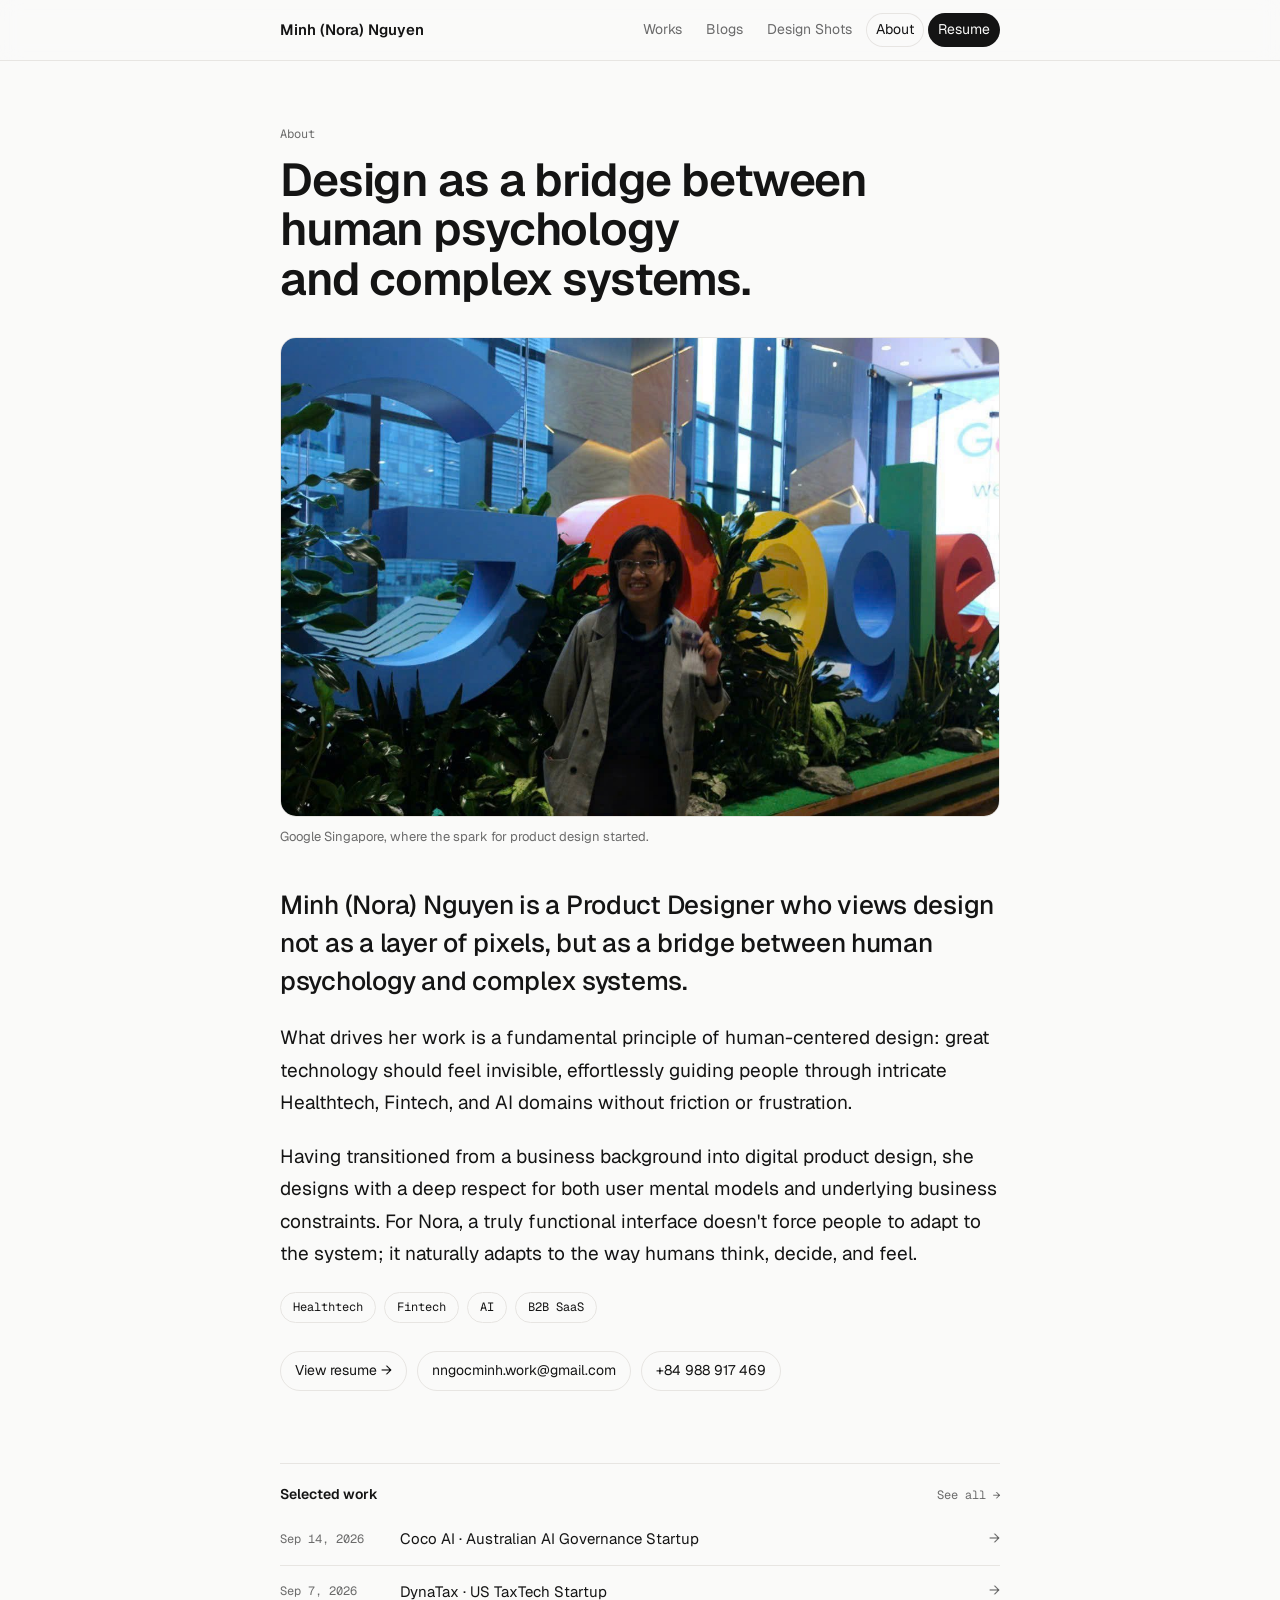
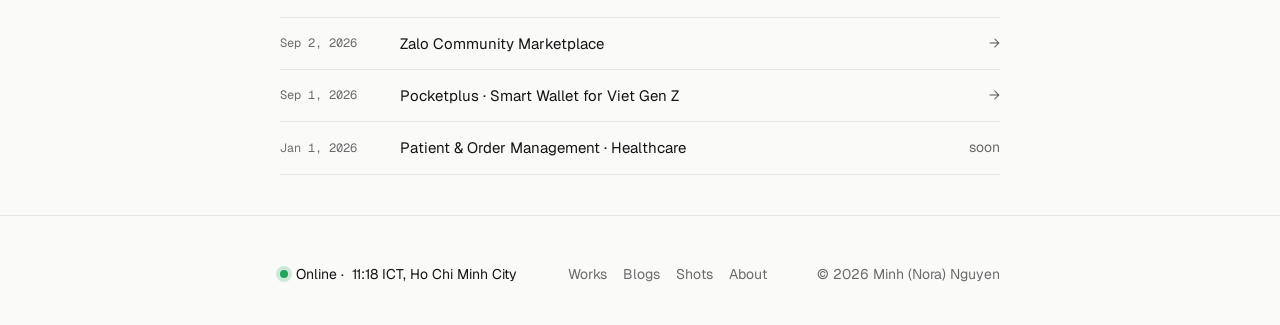
<file: about/index.html>
<!DOCTYPE html>
<html lang="en">
<head>
<meta charset="utf-8">
<meta name="viewport" content="width=device-width, initial-scale=1">
<title>About · Minh (Nora) Nguyen</title>
<link rel="icon" type="image/webp" href="https://framerusercontent.com/images/r7KOQmPMssjx5nrZ70GzcocD2E8.webp?width=64&amp;height=64">
<link rel="apple-touch-icon" href="https://framerusercontent.com/images/r7KOQmPMssjx5nrZ70GzcocD2E8.webp?width=180&amp;height=180">
<meta name="description" content="About Minh (Nora) Nguyen, a Product Designer working across Healthtech, Fintech and AI.">
<link rel="preconnect" href="https://fonts.googleapis.com">
<link rel="preconnect" href="https://fonts.gstatic.com" crossorigin>
<link href="https://fonts.googleapis.com/css2?family=Geist:wght@400;500;600;700&family=Geist+Mono:wght@400;500&display=swap" rel="stylesheet">
<link rel="stylesheet" href="/assets/site.css">
</head>
<body>

<nav class="nav" aria-label="Main">
  <div class="col">
    <a class="brand" href="/">Minh (Nora) Nguyen</a>
    <button class="burger" type="button" aria-expanded="false" aria-controls="site-links" aria-label="Open menu"><span></span><span></span></button>
    <div class="links" id="site-links">
      <a href="/">Works</a>
      <a href="/blog/">Blogs</a>
      <a class="hide-sm" href="/shots/">Design Shots</a>
      <a href="/about/" aria-current="page">About</a>
      <a class="cta" href="/resume/">Resume</a>
    </div>
  </div>
</nav>

<main class="col">
  <header class="page-head">
    <p class="eyebrow">About</p>
    <h1>Design as a bridge between human psychology and complex systems.</h1>
  </header>
  <figure class="about-photo">
    <img src="/about/nora-google-singapore.jpg" width="1280" height="853" alt="Nora smiling in front of the colorful Google letters at the Google office in Singapore">
    <figcaption>Google Singapore, where the spark for product design started.</figcaption>
  </figure>
  <div class="about-body">
    <p class="lead">Minh (Nora) Nguyen is a Product Designer who views design not as a layer of pixels, but as a bridge between human psychology and complex systems.</p>
    <p>What drives her work is a fundamental principle of human-centered design: great technology should feel invisible, effortlessly guiding people through intricate Healthtech, Fintech, and AI domains without friction or frustration.</p>
    <p>Having transitioned from a business background into digital product design, she designs with a deep respect for both user mental models and underlying business constraints. For Nora, a truly functional interface doesn't force people to adapt to the system; it naturally adapts to the way humans think, decide, and feel.</p>
    <div class="domains" aria-label="Domains"><span>Healthtech</span><span>Fintech</span><span>AI</span><span>B2B SaaS</span></div>
    <div class="contact">
      <a href="/resume/">View resume →</a>
      <a href="mailto:nngocminh.work@gmail.com">nngocminh.work@gmail.com</a>
      <a href="tel:+84988917469">+84 988 917 469</a>
    </div>
  </div>
  <section class="more" aria-labelledby="more-title">
    <div class="feed-head"><h2 id="more-title">Selected work</h2><span><a href="/">See all →</a></span></div>
    <ul class="mini">
      <li><a href="/coco/"><span class="d">Sep 14, 2026</span><span class="t">Coco AI · Australian AI Governance Startup</span><span class="arrow">→</span></a></li>
      <li><a href="/dynatax/"><span class="d">Sep 7, 2026</span><span class="t">DynaTax · US TaxTech Startup</span><span class="arrow">→</span></a></li>
      <li><a href="/zalo/"><span class="d">Sep 2, 2026</span><span class="t">Zalo Community Marketplace</span><span class="arrow">→</span></a></li>
      <li><a href="/pocketplus/"><span class="d">Sep 1, 2026</span><span class="t">Pocketplus · Smart Wallet for Viet Gen Z</span><span class="arrow">→</span></a></li>
      <li><div class="nolink"><span class="d">Jan 1, 2026</span><span class="t">Patient &amp; Order Management · Healthcare</span><span class="arrow">soon</span></div></li>
    </ul>
  </section>
</main>

<footer>
  <div class="col">
    <span class="status"><i aria-hidden="true"></i>Online · <span id="clock">Ho Chi Minh City</span></span>
    <div class="flinks"><a href="/">Works</a><a href="/blog/">Blogs</a><a href="/shots/">Shots</a><a href="/about/">About</a></div>
    <span>© 2026 Minh (Nora) Nguyen</span>
  </div>
</footer>

<script>
(function(){
  var el=document.getElementById('clock');
  function tick(){
    try{
      var t=new Intl.DateTimeFormat('en-GB',{hour:'2-digit',minute:'2-digit',timeZone:'Asia/Ho_Chi_Minh'}).format(new Date());
      el.textContent=t+' ICT, Ho Chi Minh City';
    }catch(e){}
  }
  tick();setInterval(tick,30000);
})();
</script>
<script src="/assets/site.js" defer></script>
</body>
</html>
</file>
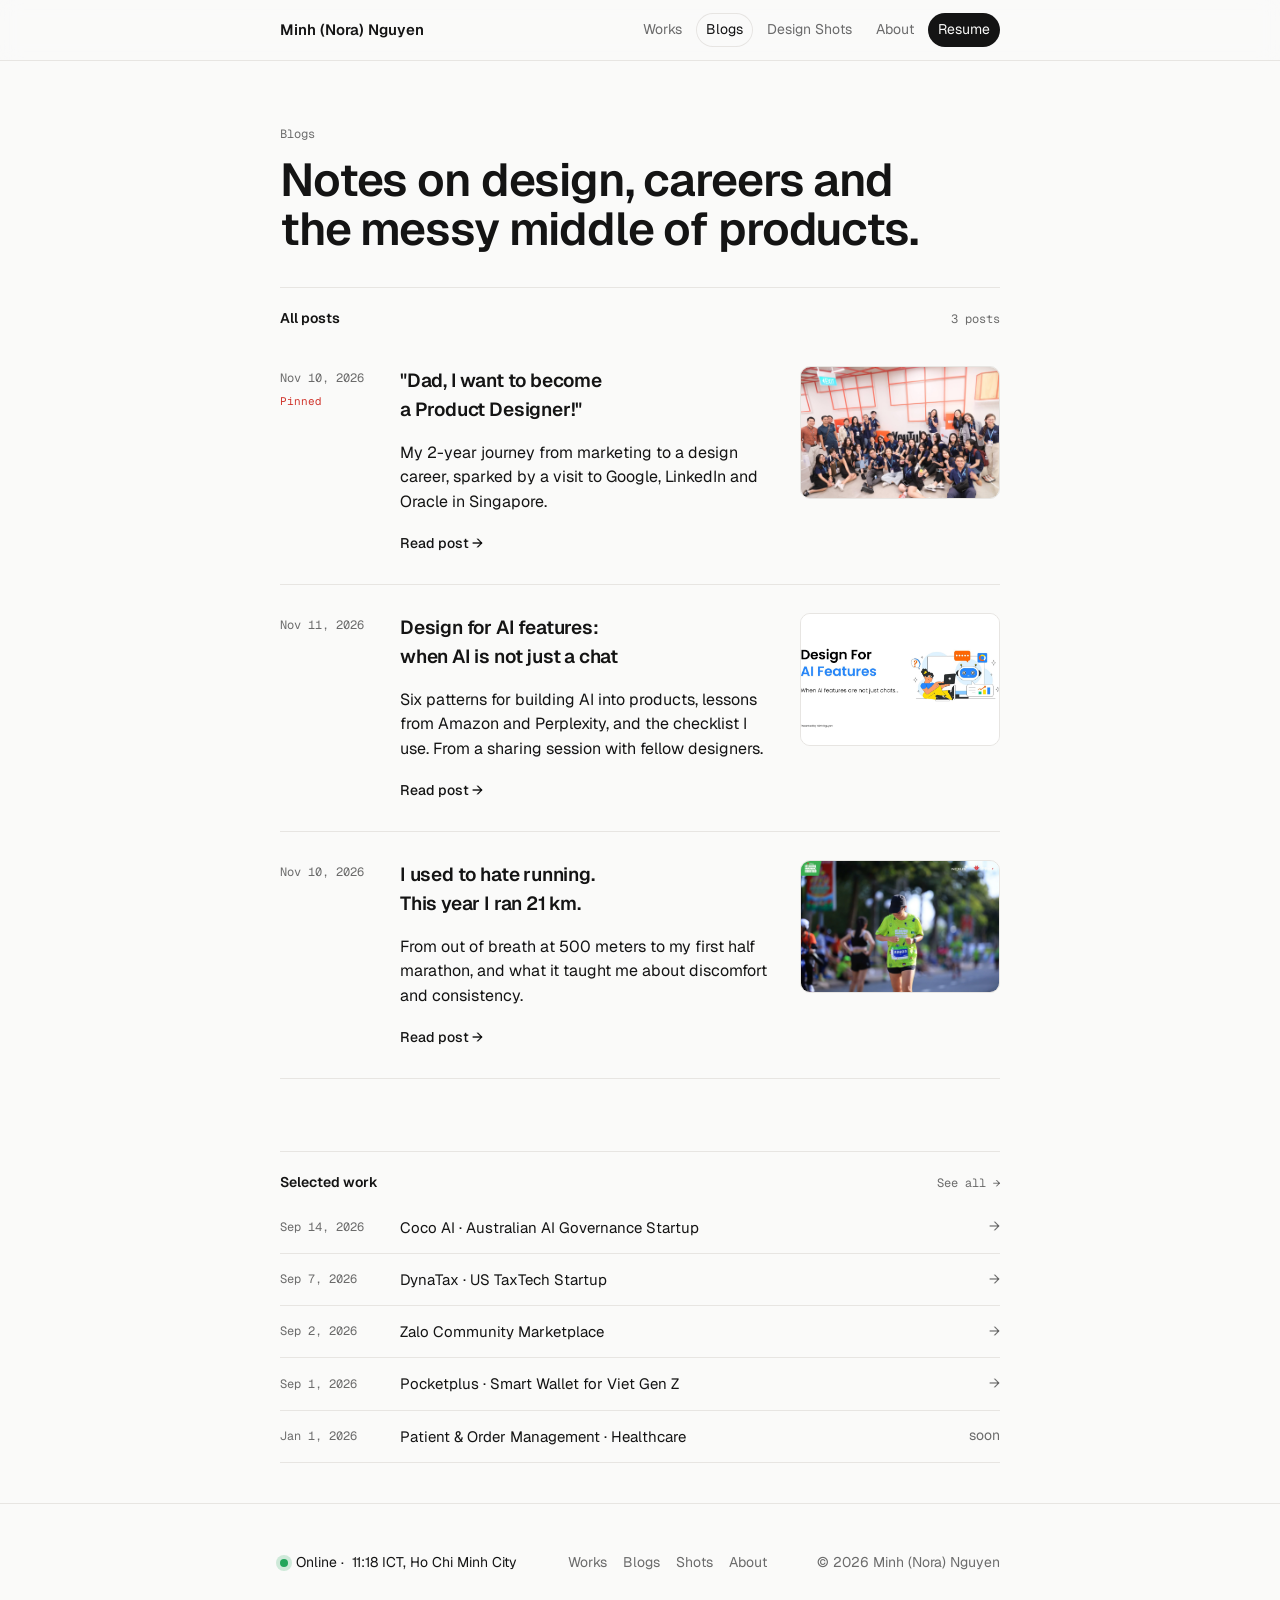
<file: blog/index.html>
<!DOCTYPE html>
<html lang="en">
<head>
<meta charset="utf-8">
<meta name="viewport" content="width=device-width, initial-scale=1">
<title>Blogs · Minh (Nora) Nguyen</title>
<link rel="icon" type="image/webp" href="https://framerusercontent.com/images/r7KOQmPMssjx5nrZ70GzcocD2E8.webp?width=64&amp;height=64">
<link rel="apple-touch-icon" href="https://framerusercontent.com/images/r7KOQmPMssjx5nrZ70GzcocD2E8.webp?width=180&amp;height=180">
<meta name="description" content="Writing by Minh (Nora) Nguyen, Product Designer.">
<link rel="preconnect" href="https://fonts.googleapis.com">
<link rel="preconnect" href="https://fonts.gstatic.com" crossorigin>
<link href="https://fonts.googleapis.com/css2?family=Geist:wght@400;500;600;700&family=Geist+Mono:wght@400;500&display=swap" rel="stylesheet">
<link rel="stylesheet" href="/assets/site.css">
<style>.pin{display:block;margin-top:6px;font-size:11px;color:var(--accent)}</style>
</head>
<body>

<nav class="nav" aria-label="Main">
  <div class="col">
    <a class="brand" href="/">Minh (Nora) Nguyen</a>
    <button class="burger" type="button" aria-expanded="false" aria-controls="site-links" aria-label="Open menu"><span></span><span></span></button>
    <div class="links" id="site-links">
      <a href="/">Works</a>
      <a href="/blog/" aria-current="page">Blogs</a>
      <a class="hide-sm" href="/shots/">Design Shots</a>
      <a href="/about/">About</a>
      <a class="cta" href="/resume/">Resume</a>
    </div>
  </div>
</nav>

<main class="col">
  <header class="page-head">
    <p class="eyebrow">Blogs</p>
    <h1>Notes on design, careers and the messy middle of products.</h1>
  </header>
  <section aria-label="Posts">
    <div class="feed-head"><h2>All posts</h2><span>3 posts</span></div>
    <a class="post" href="/blog/dad-i-want-to-become-a-product-designer/">
      <div class="date">Nov 10, 2026<span class="pin">Pinned</span></div>
      <div class="post-body">
        <div>
          <h3>"Dad, I want to become a Product Designer!"</h3>
          <p class="desc">My 2-year journey from marketing to a design career, sparked by a visit to Google, LinkedIn and Oracle in Singapore.</p>
          <span class="go">Read post →</span>
        </div>
        <img src="/blog/dad-i-want-to-become-a-product-designer/singapore-tech-visit.jpg" width="1800" height="1200" alt="">
      </div>
    </a>
    <a class="post" href="/blog/design-for-ai-features/">
      <div class="date">Nov 11, 2026</div>
      <div class="post-body">
        <div>
          <h3>Design for AI features: when AI is not just a chat</h3>
          <p class="desc">Six patterns for building AI into products, lessons from Amazon and Perplexity, and the checklist I use. From a sharing session with fellow designers.</p>
          <span class="go">Read post →</span>
        </div>
        <img src="/blog/design-for-ai-features/cover.jpg" width="1600" height="900" alt="">
      </div>
    </a>
    <a class="post" href="/blog/i-used-to-hate-running/">
      <div class="date">Nov 10, 2026</div>
      <div class="post-body">
        <div>
          <h3>I used to hate running. This year I ran 21 km.</h3>
          <p class="desc">From out of breath at 500 meters to my first half marathon, and what it taught me about discomfort and consistency.</p>
          <span class="go">Read post →</span>
        </div>
        <img src="/blog/i-used-to-hate-running/first-half-marathon.jpg" width="1800" height="1200" alt="">
      </div>
    </a>
  </section>
  <section class="more" aria-labelledby="more-title">
    <div class="feed-head"><h2 id="more-title">Selected work</h2><span><a href="/">See all →</a></span></div>
    <ul class="mini">
      <li><a href="/coco/"><span class="d">Sep 14, 2026</span><span class="t">Coco AI · Australian AI Governance Startup</span><span class="arrow">→</span></a></li>
      <li><a href="/dynatax/"><span class="d">Sep 7, 2026</span><span class="t">DynaTax · US TaxTech Startup</span><span class="arrow">→</span></a></li>
      <li><a href="/zalo/"><span class="d">Sep 2, 2026</span><span class="t">Zalo Community Marketplace</span><span class="arrow">→</span></a></li>
      <li><a href="/pocketplus/"><span class="d">Sep 1, 2026</span><span class="t">Pocketplus · Smart Wallet for Viet Gen Z</span><span class="arrow">→</span></a></li>
      <li><div class="nolink"><span class="d">Jan 1, 2026</span><span class="t">Patient &amp; Order Management · Healthcare</span><span class="arrow">soon</span></div></li>
    </ul>
  </section>
</main>

<footer>
  <div class="col">
    <span class="status"><i aria-hidden="true"></i>Online · <span id="clock">Ho Chi Minh City</span></span>
    <div class="flinks"><a href="/">Works</a><a href="/blog/">Blogs</a><a href="/shots/">Shots</a><a href="/about/">About</a></div>
    <span>© 2026 Minh (Nora) Nguyen</span>
  </div>
</footer>

<script>
(function(){
  var el=document.getElementById('clock');
  function tick(){
    try{
      var t=new Intl.DateTimeFormat('en-GB',{hour:'2-digit',minute:'2-digit',timeZone:'Asia/Ho_Chi_Minh'}).format(new Date());
      el.textContent=t+' ICT, Ho Chi Minh City';
    }catch(e){}
  }
  tick();setInterval(tick,30000);
})();
</script>
<script src="/assets/site.js" defer></script>
</body>
</html>
</file>
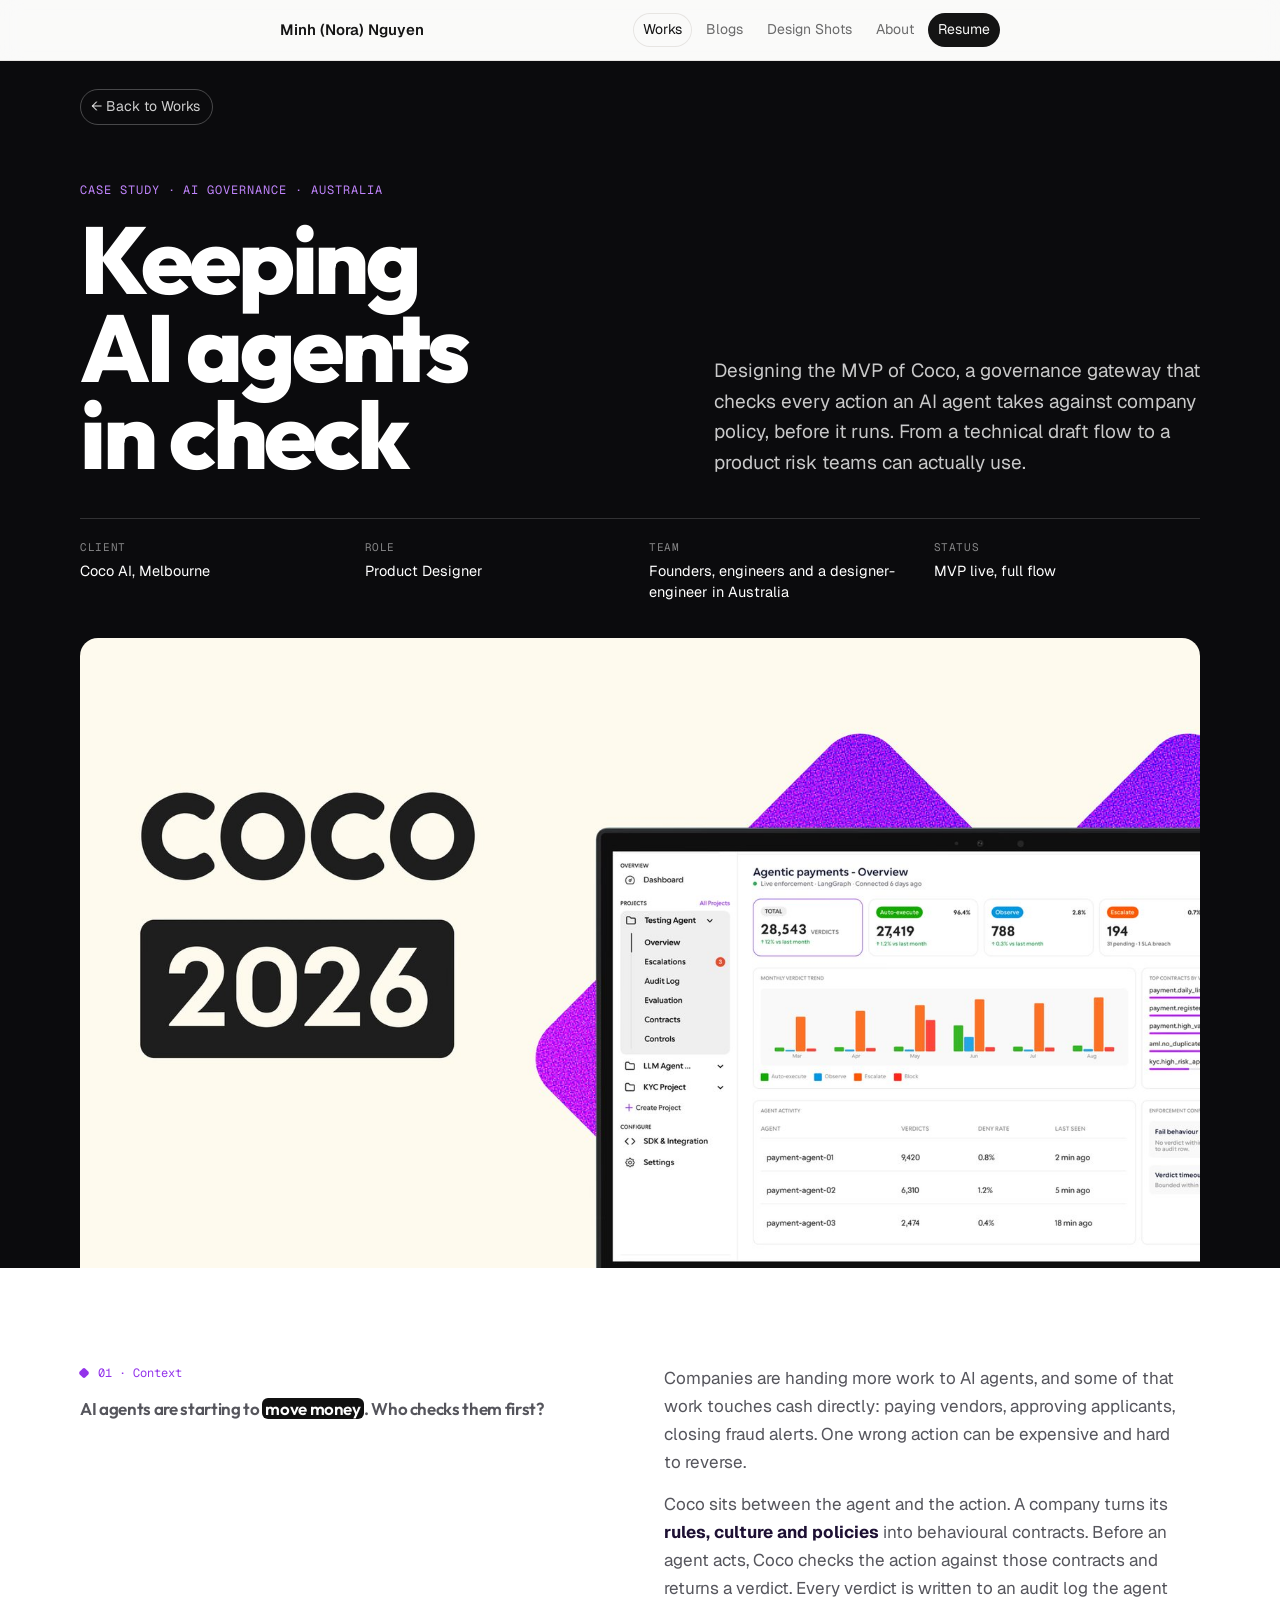
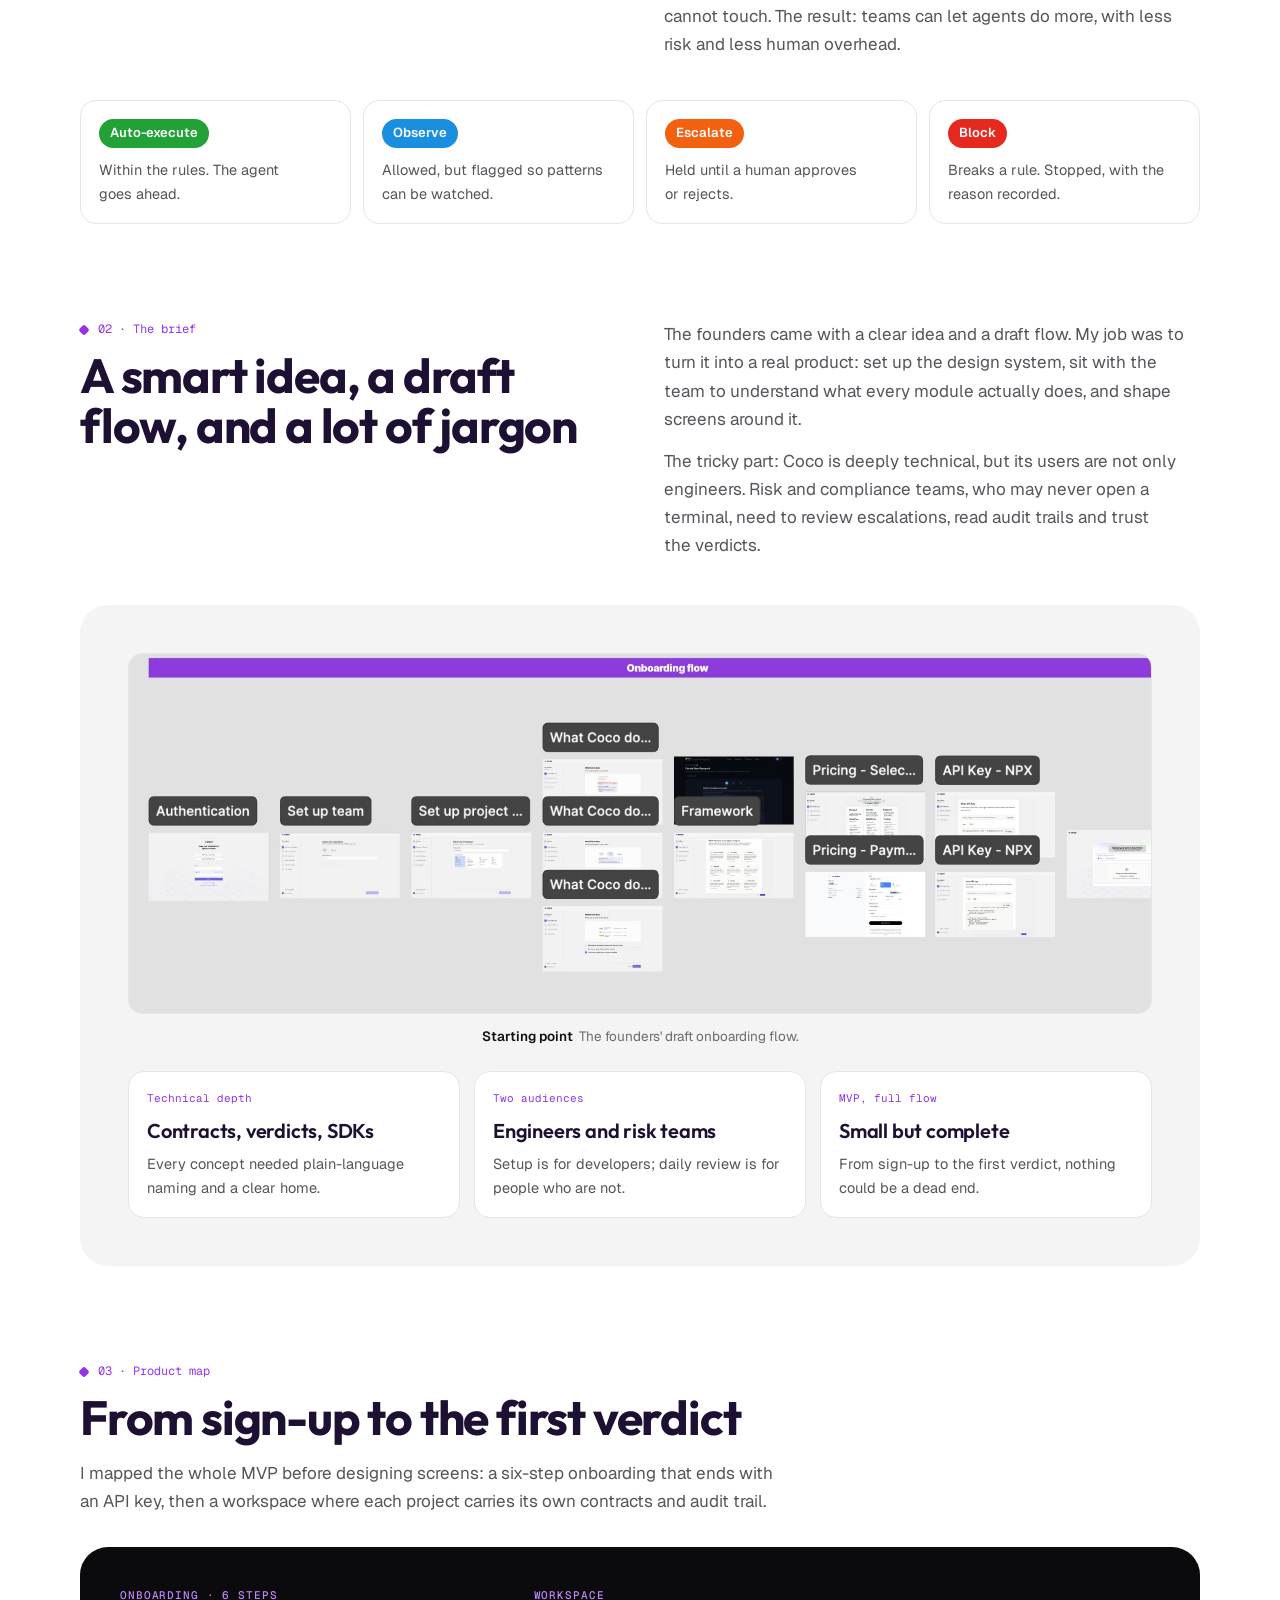
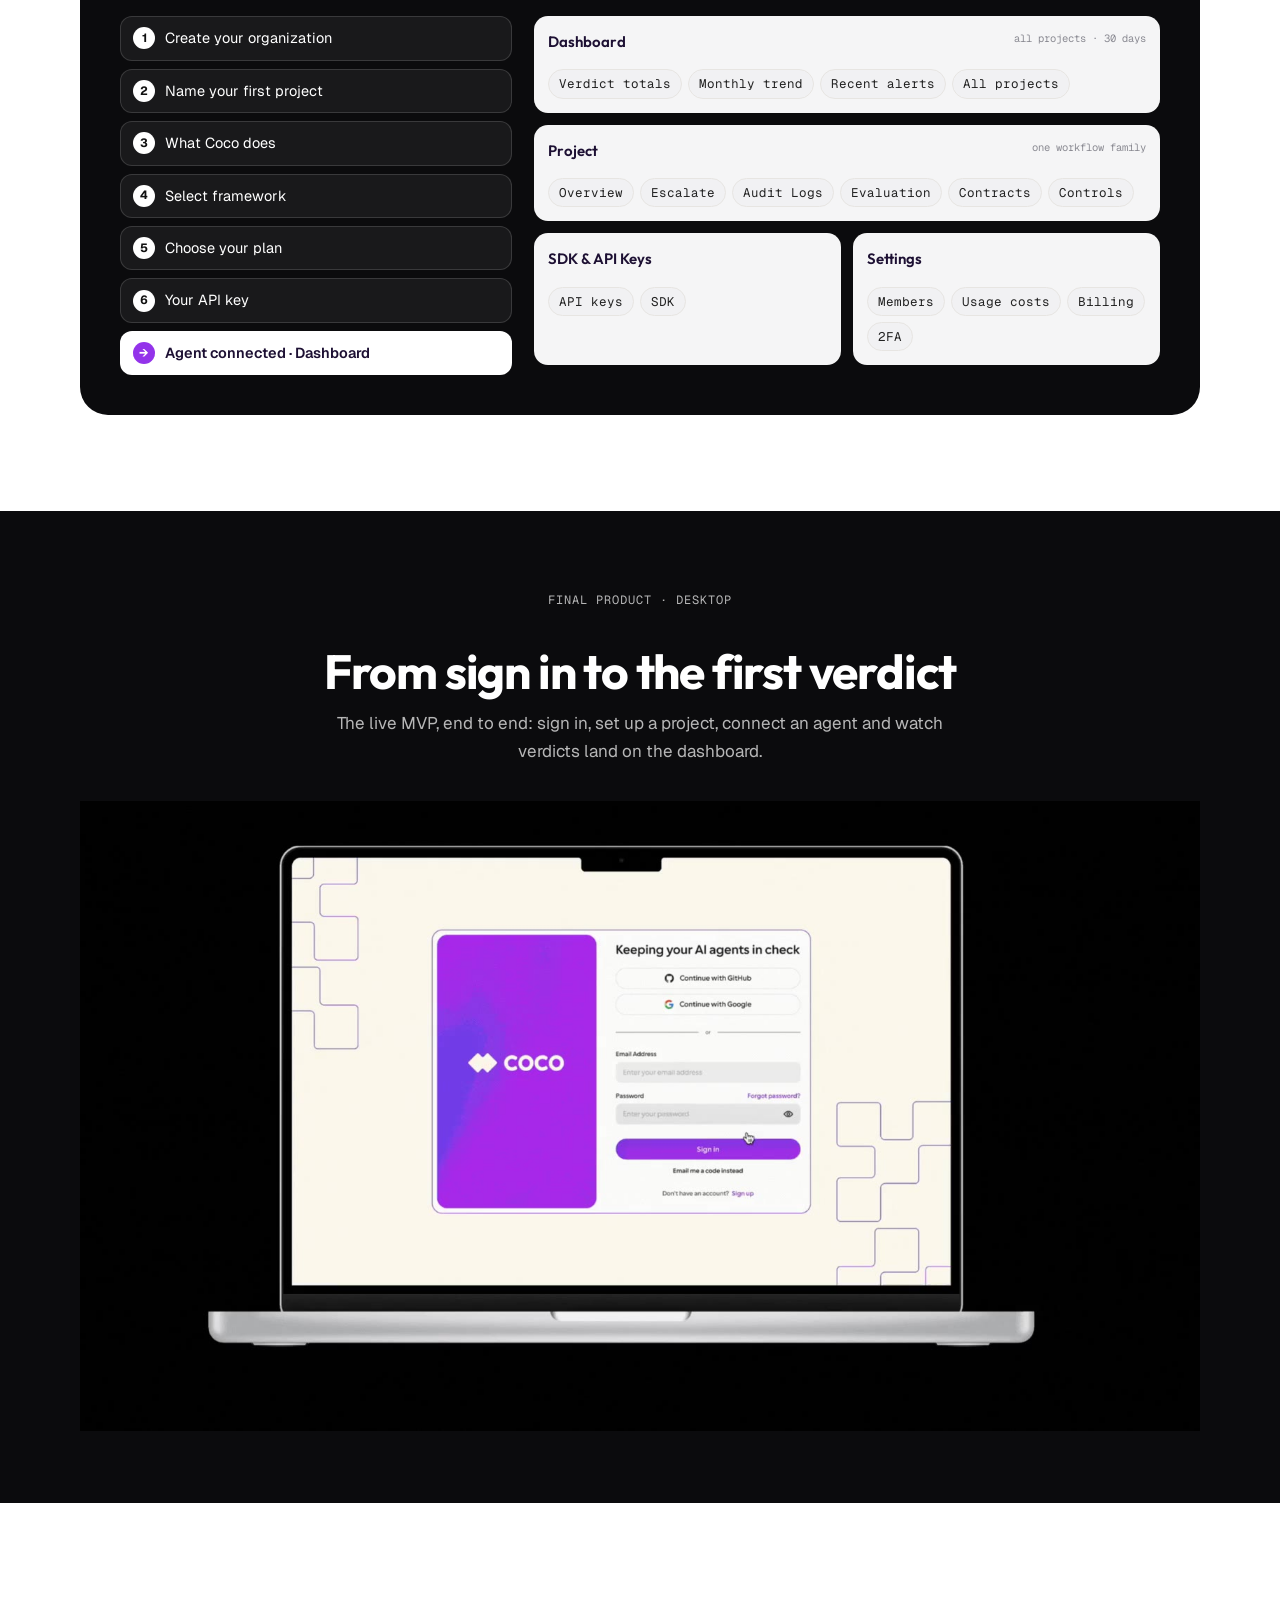
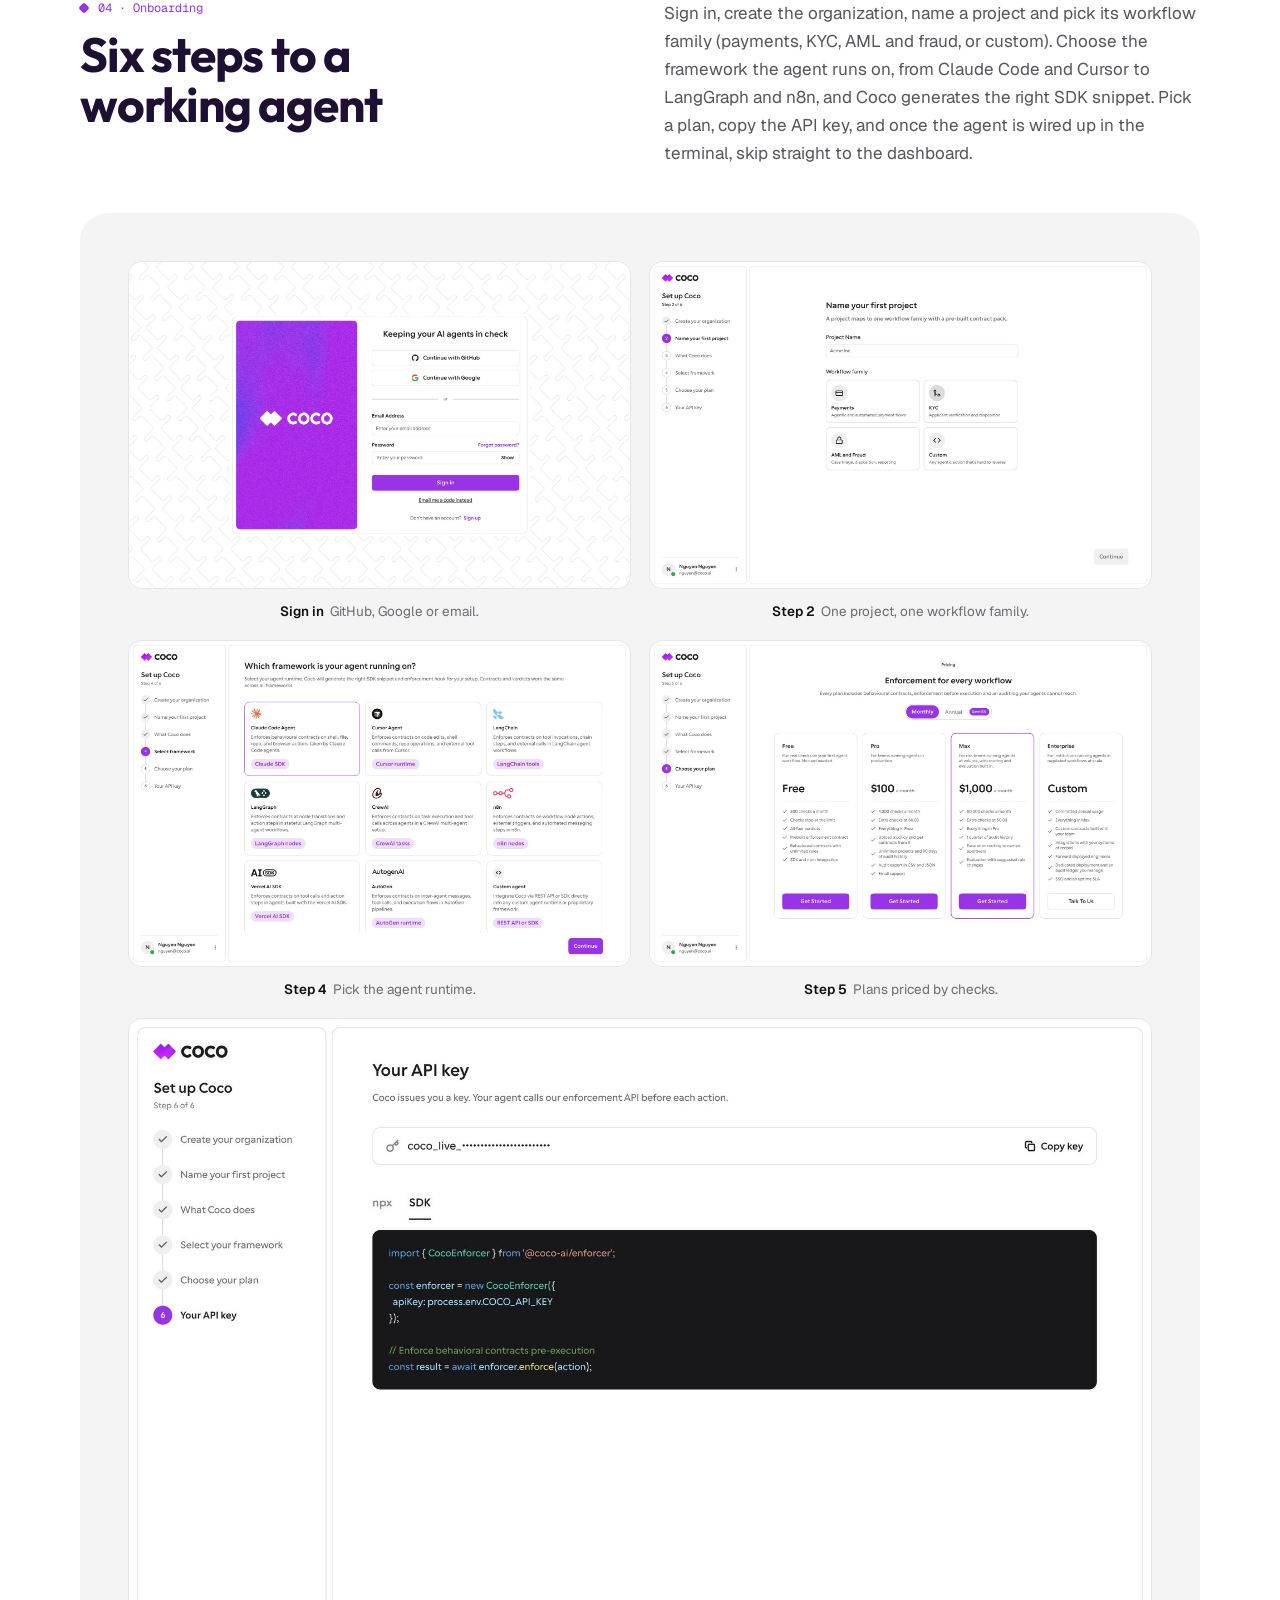
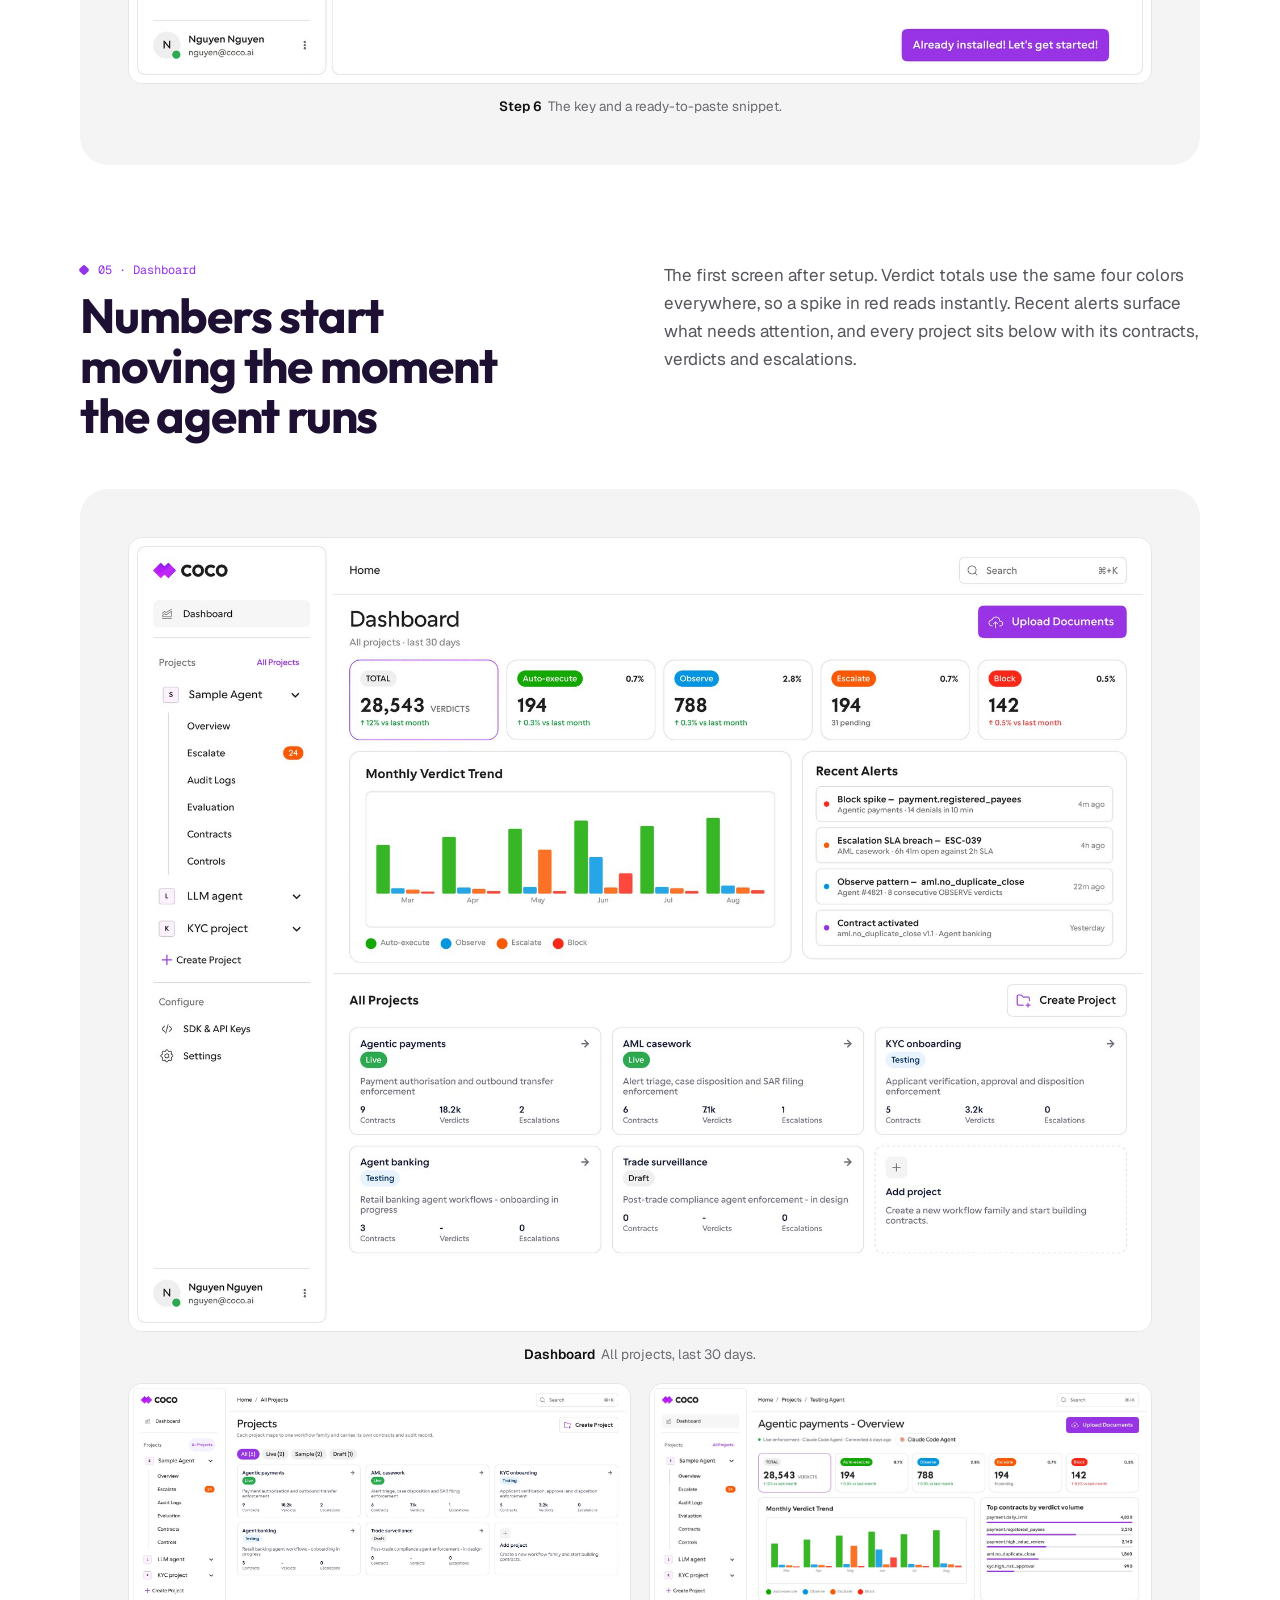
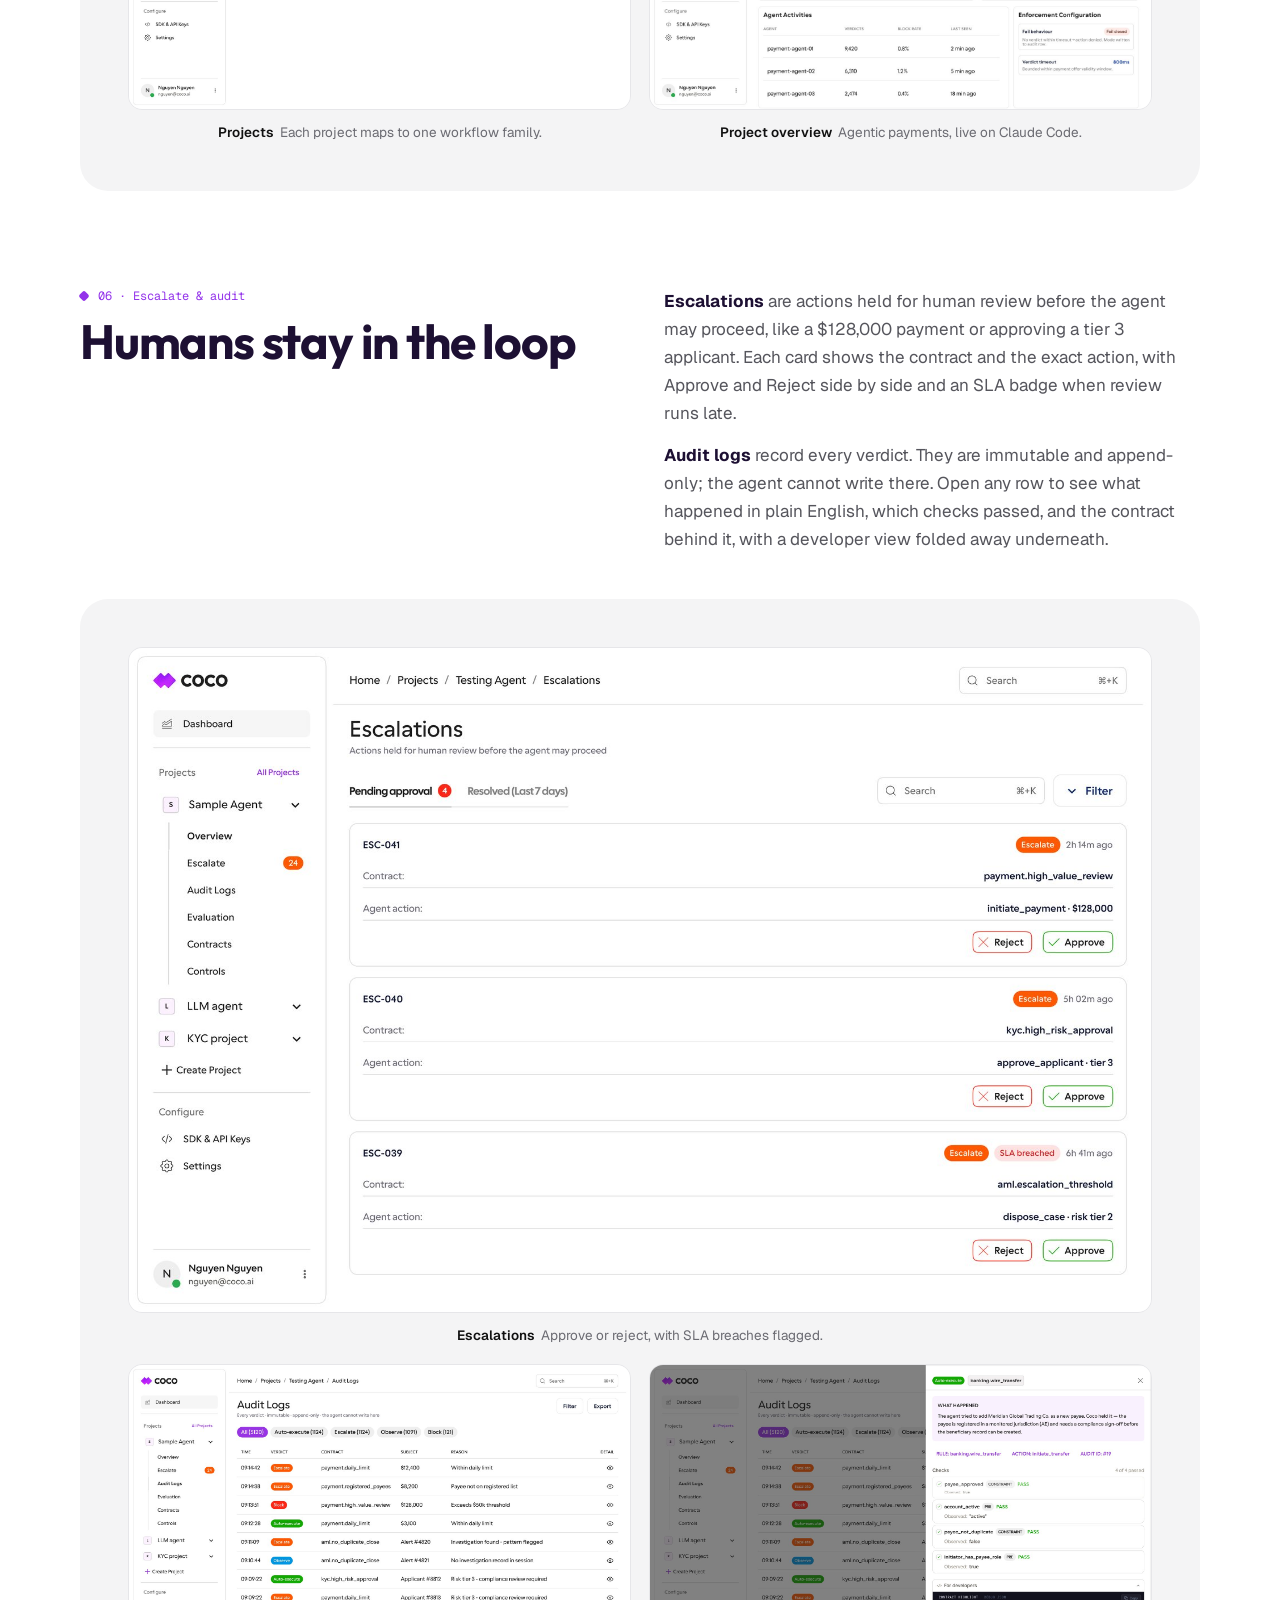
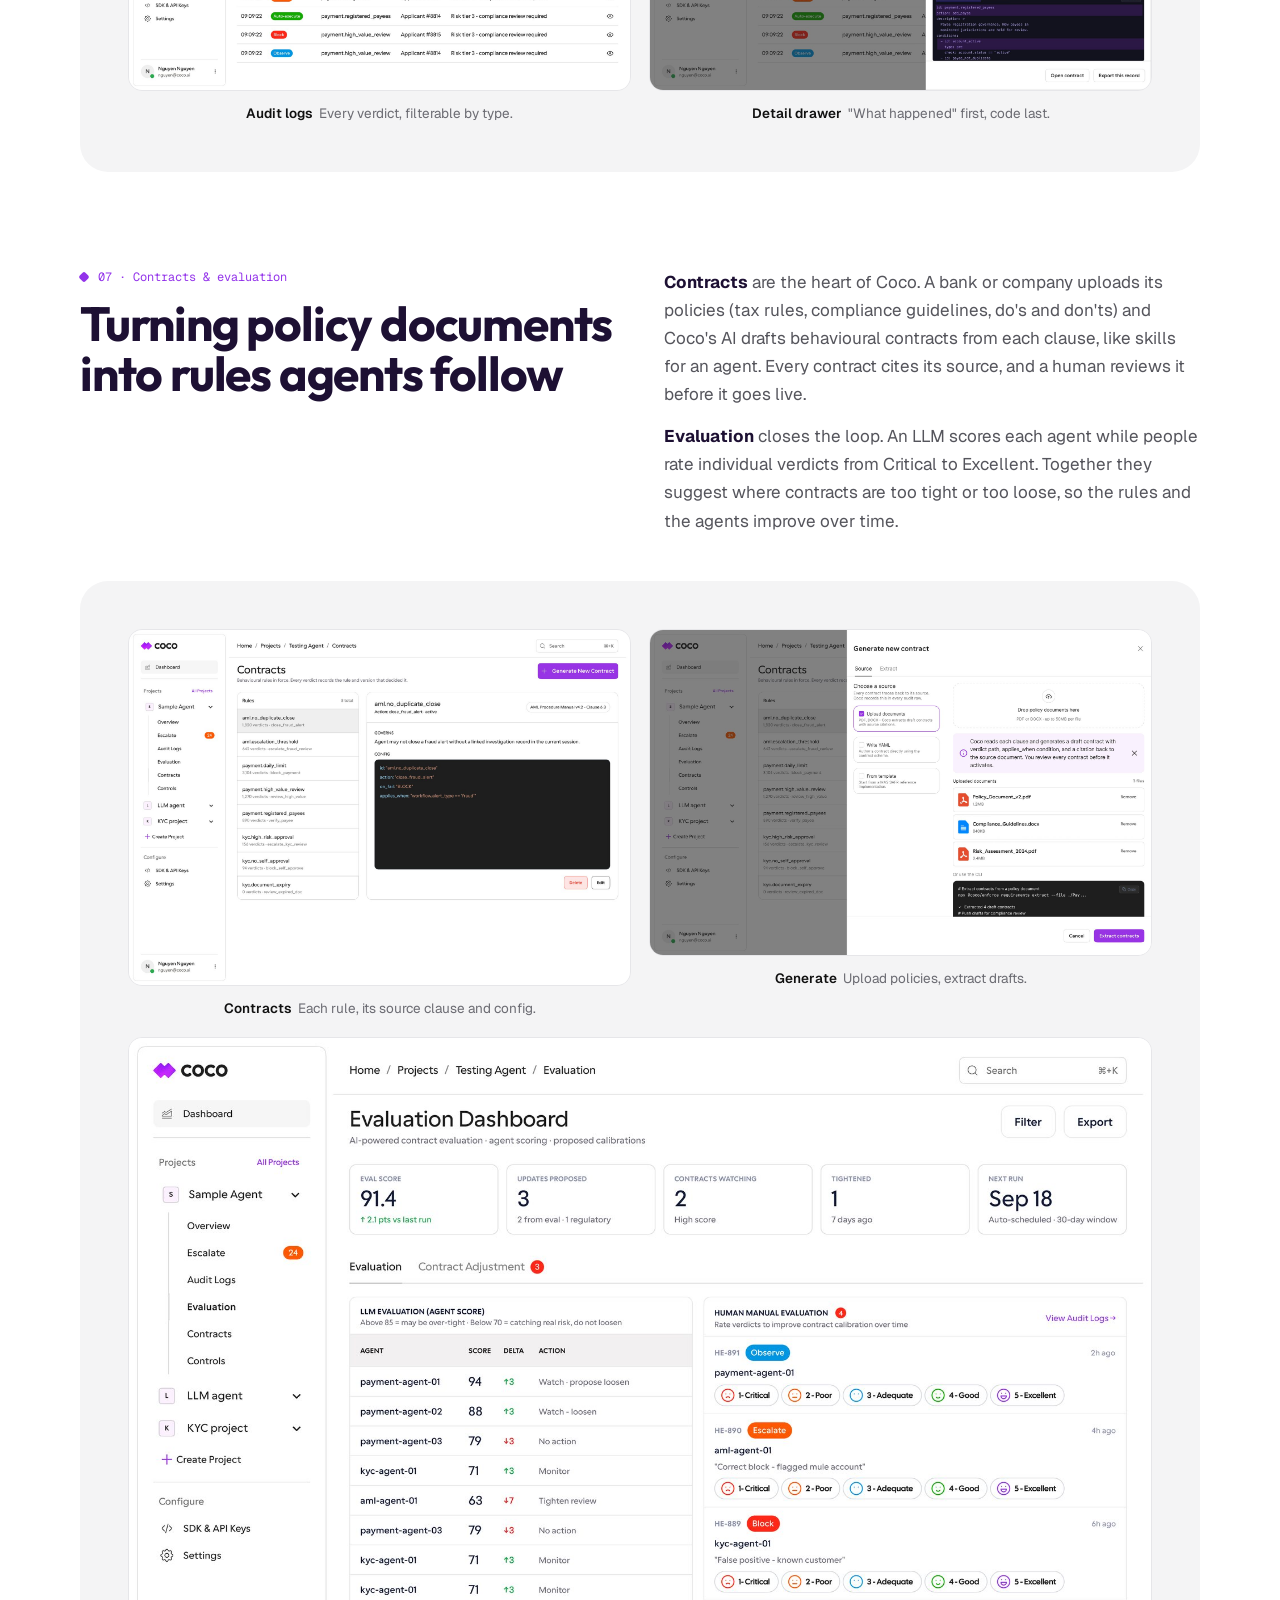
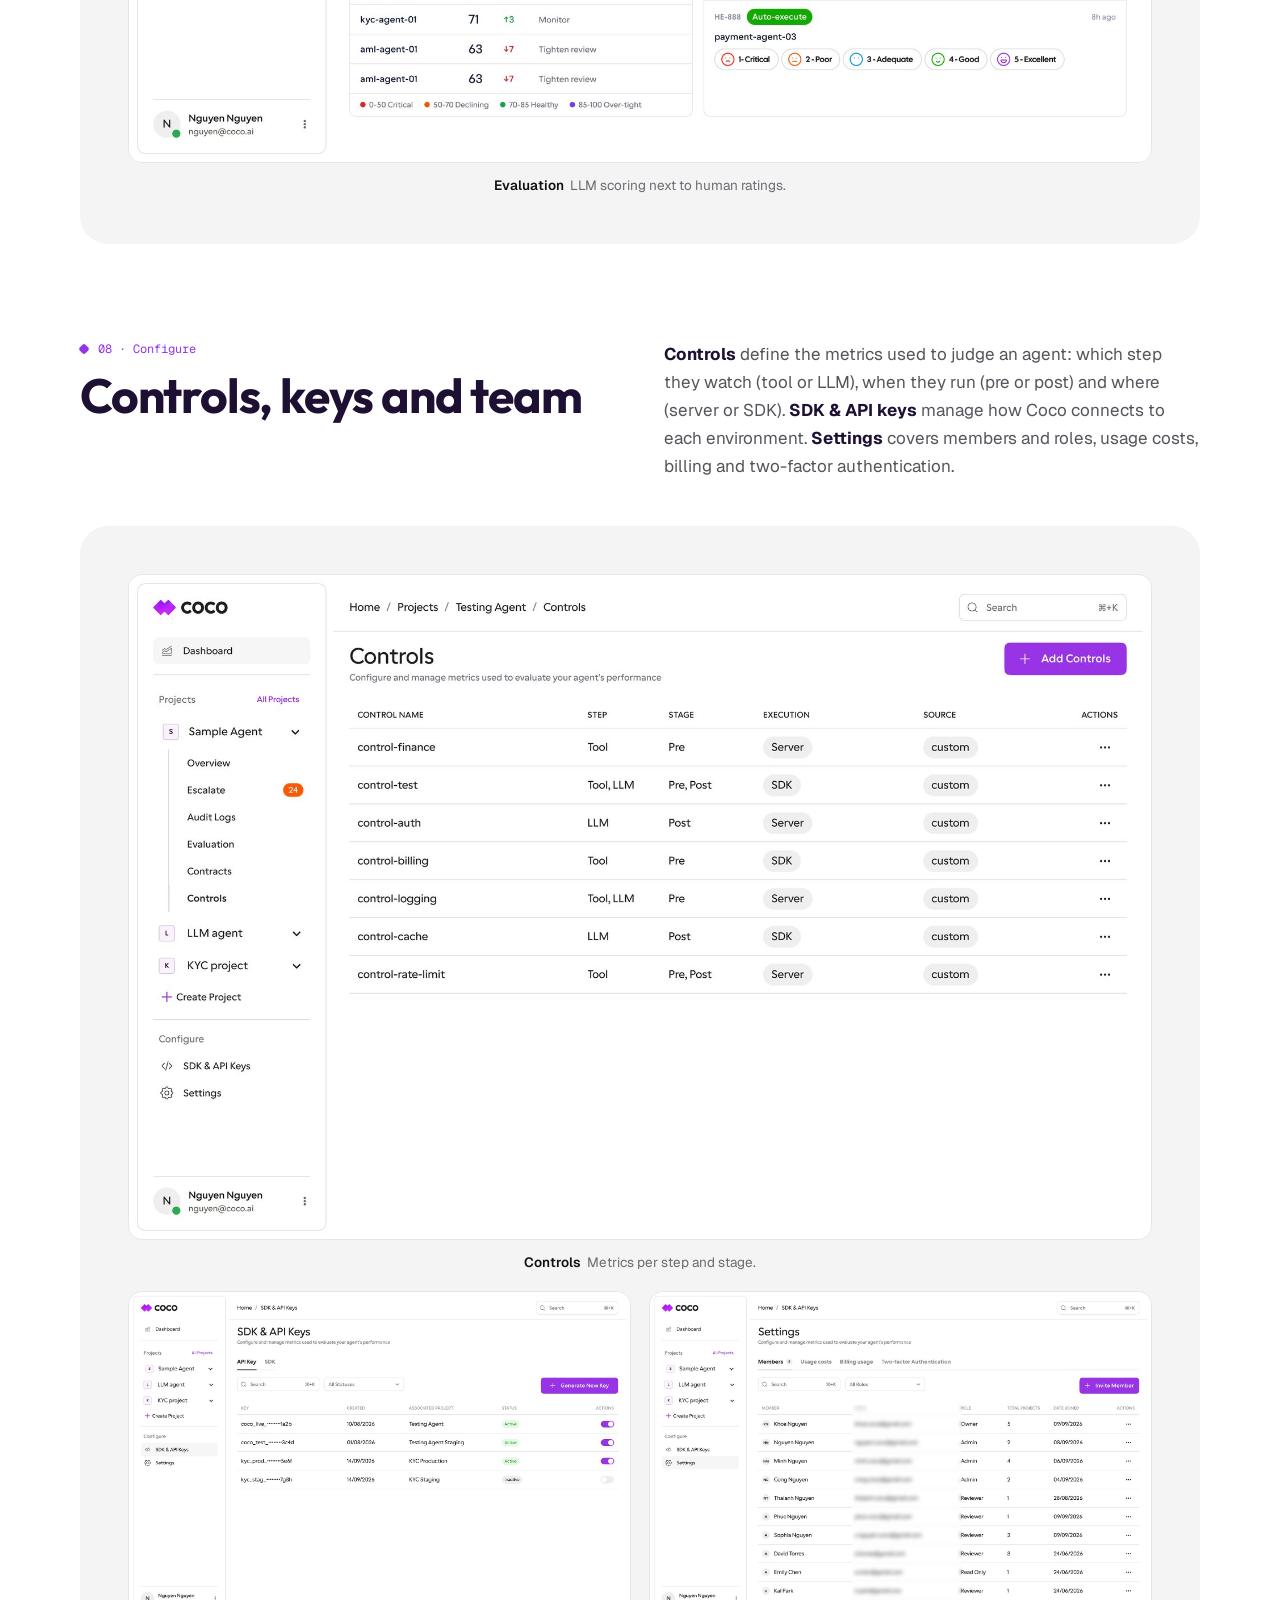
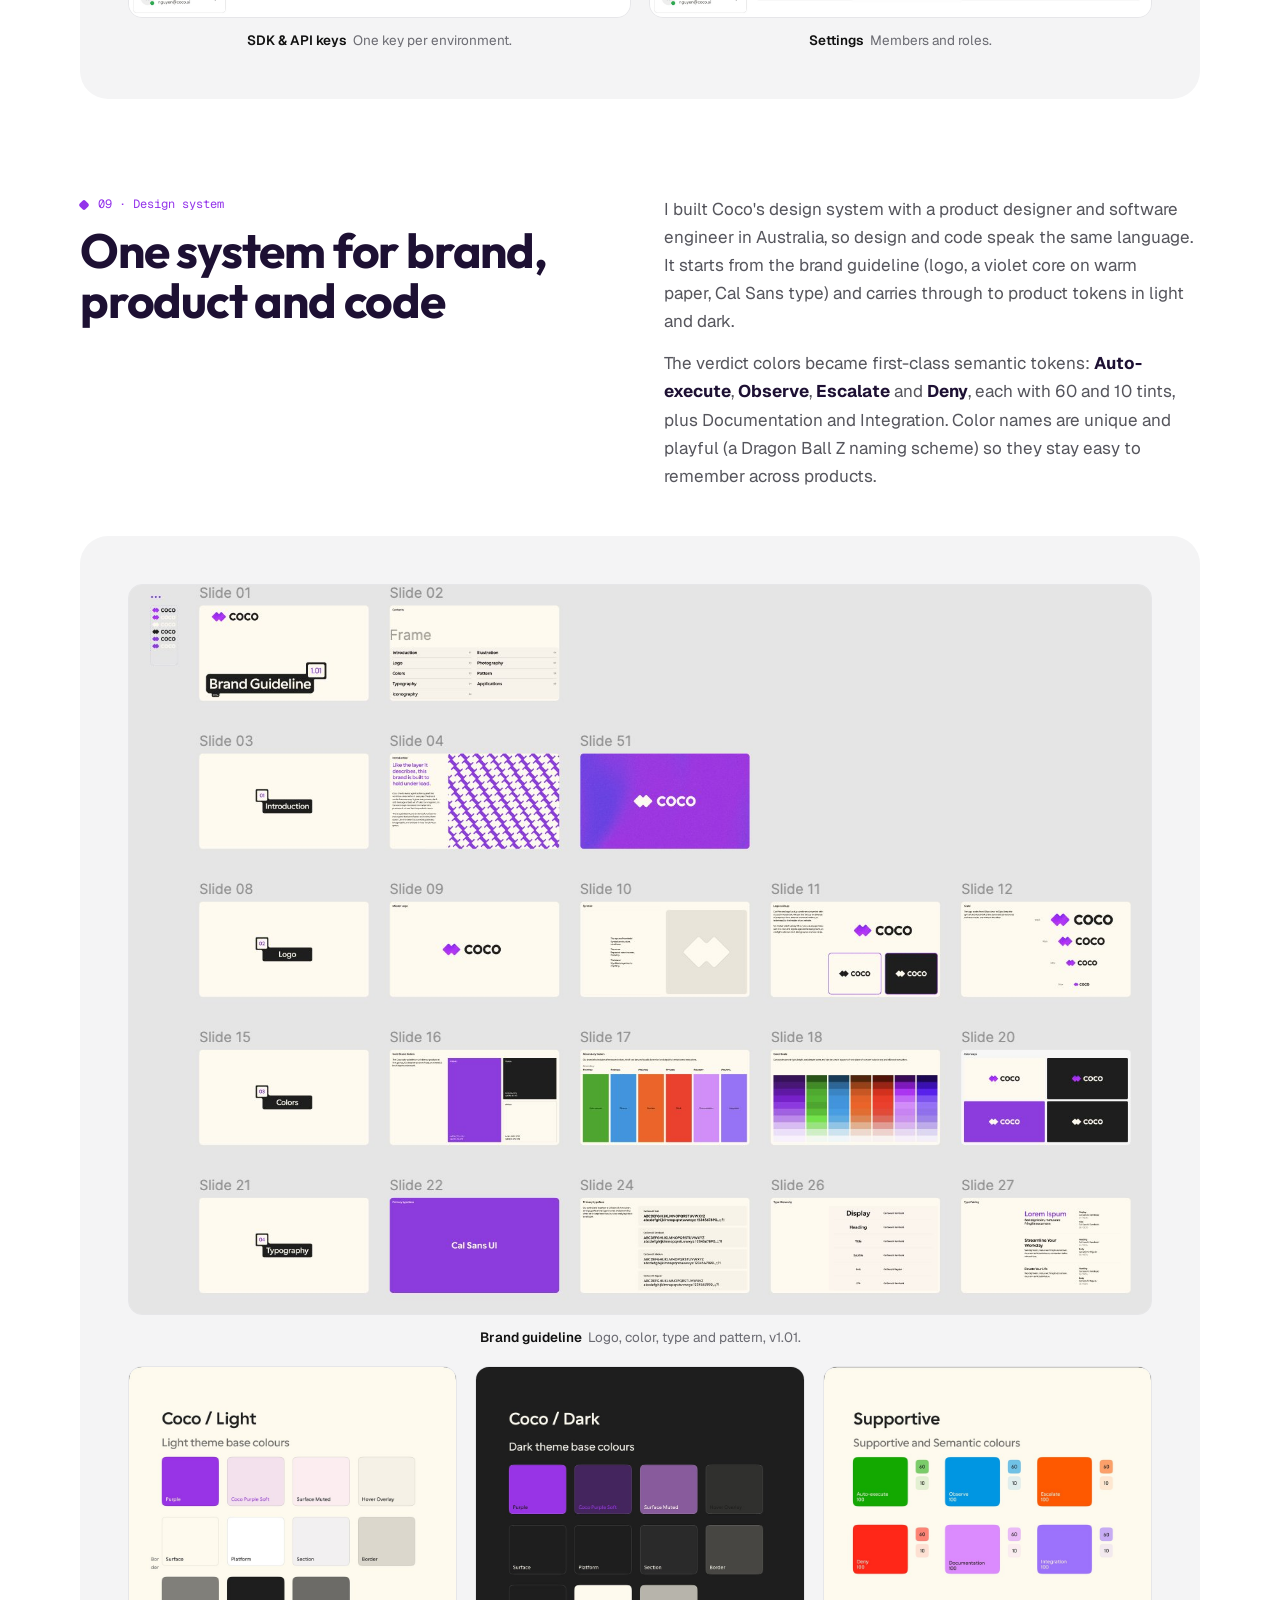
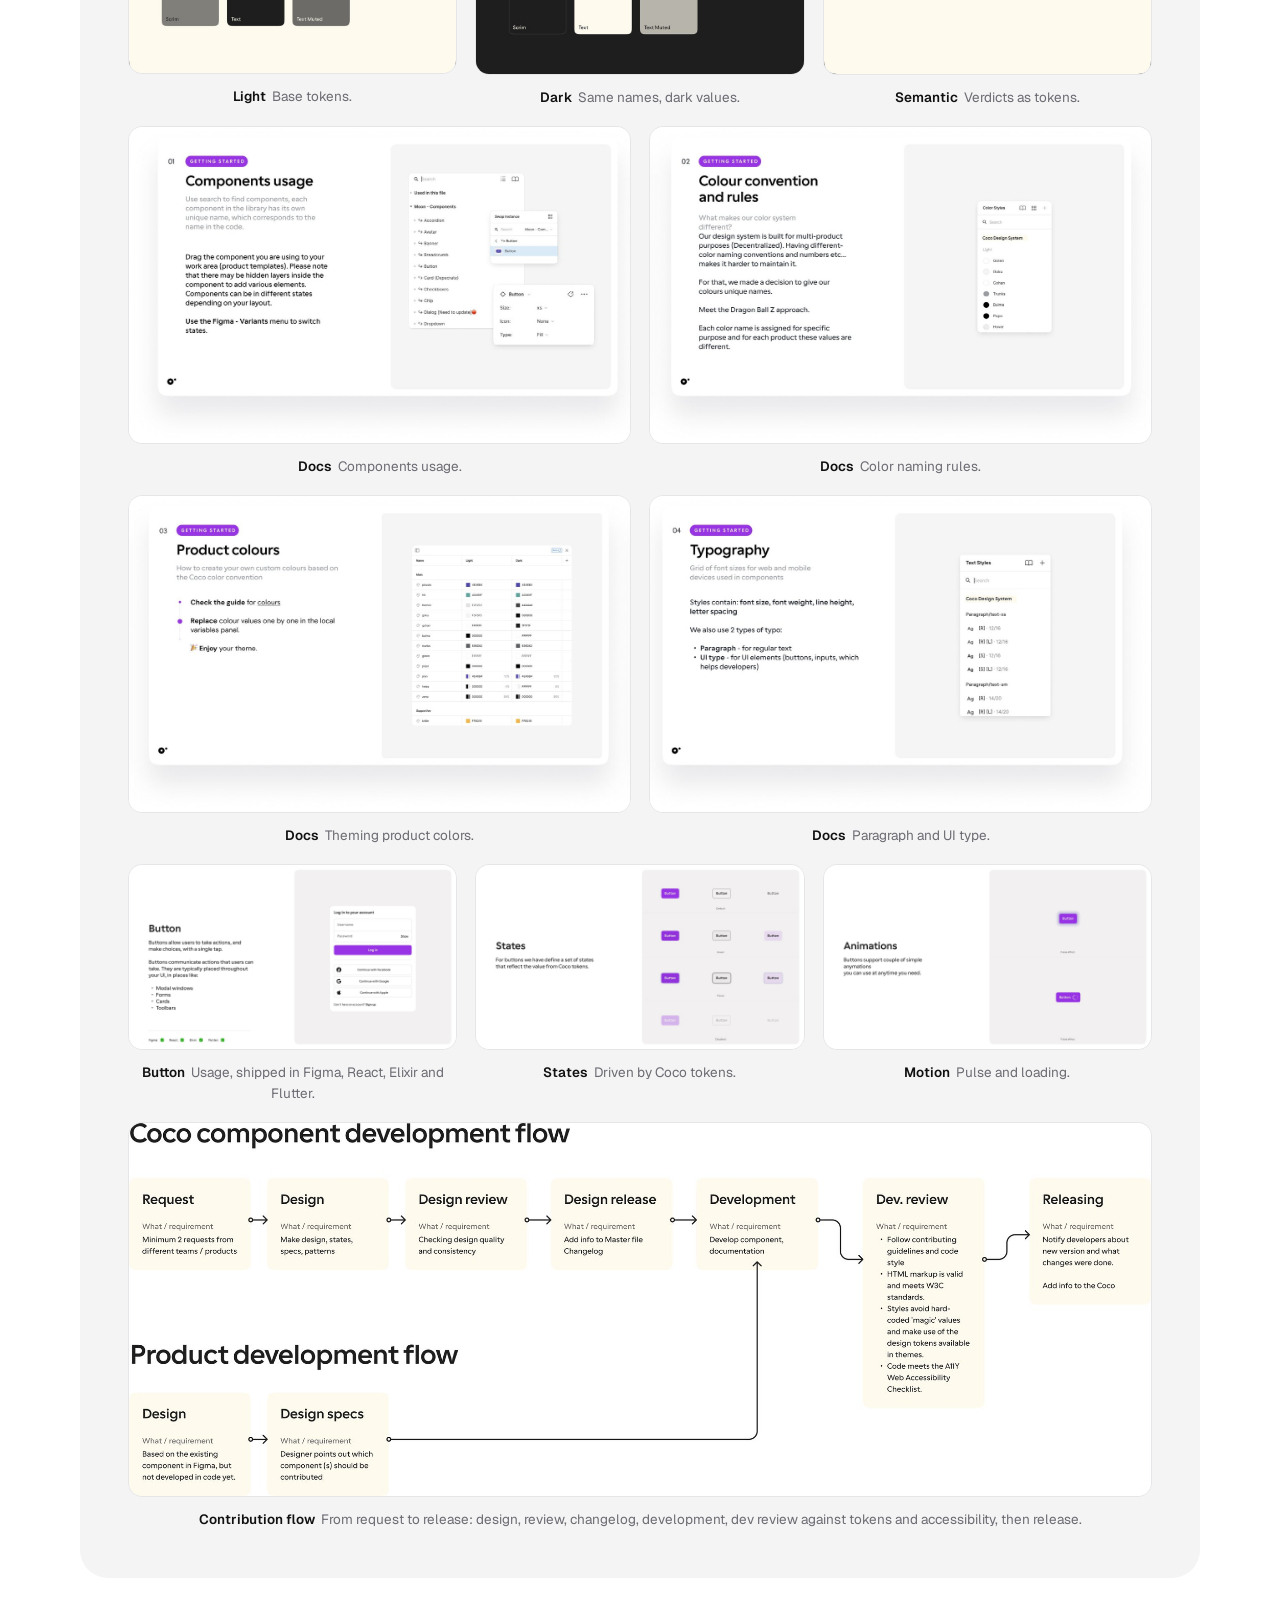
<file: coco/index.html>
<!DOCTYPE html>
<html lang="en">
<head>
<meta charset="utf-8">
<meta name="viewport" content="width=device-width, initial-scale=1">
<title>Coco AI Case Study · Minh (Nora) Nguyen</title>
<link rel="icon" type="image/webp" href="https://framerusercontent.com/images/r7KOQmPMssjx5nrZ70GzcocD2E8.webp?width=64&amp;height=64">
<link rel="apple-touch-icon" href="https://framerusercontent.com/images/r7KOQmPMssjx5nrZ70GzcocD2E8.webp?width=180&amp;height=180">
<meta name="description" content="Product design case study: Coco AI, an Australian AI governance platform that keeps AI agents in check.">
<link rel="preconnect" href="https://fonts.googleapis.com">
<link rel="preconnect" href="https://fonts.gstatic.com" crossorigin>
<link href="https://fonts.googleapis.com/css2?family=Geist:wght@400;500;600;700&family=Geist+Mono:wght@400;500&family=Outfit:wght@500;600;700;800&display=swap" rel="stylesheet">
<link rel="stylesheet" href="/assets/site.css">
<style>
/* Coco world: violet noise + white paper, Outfit display, verdict colors as the only other accents */
:root{--coco:#9333ea;--coco-deep:#5b16b5;--coco-ink:#1d1033;--coco-tint:#f4ecfe;--coco-line:#e7dafa;--c-auto:#22a136;--c-obs:#1a8fe0;--c-esc:#f2610f;--c-blk:#e5291f;--font-coco:"Outfit","Geist",system-ui,sans-serif}
.cc{background:#fff;color:var(--coco-ink)}
.cc *{box-sizing:border-box}
.cc .w{width:min(1120px,100% - 32px);margin-inline:auto}
.cc .n{width:min(720px,100% - 32px);margin-inline:auto}
.noise{background:#0b0b0d;position:relative;overflow:hidden}
.noise-off::after{content:"";position:absolute;inset:0;opacity:.32;mix-blend-mode:overlay;background-image:url("data:image/svg+xml,%3Csvg xmlns='http://www.w3.org/2000/svg' width='160' height='160'%3E%3Cfilter id='n'%3E%3CfeTurbulence type='fractalNoise' baseFrequency='.9' numOctaves='2' stitchTiles='stitch'/%3E%3C/filter%3E%3Crect width='100%25' height='100%25' filter='url(%23n)'/%3E%3C/svg%3E");pointer-events:none}
.cc-hero{color:#fff;padding:28px 0 0}
.cc-hero .back{background:transparent;border-color:rgba(255,255,255,.25);color:rgba(255,255,255,.8);margin-top:0}
.cc-hero .back:hover{border-color:#fff;color:#fff;background:transparent}
.cc-hero .row1{display:grid;grid-template-columns:1.1fr .9fr;gap:40px;align-items:end;padding:56px 0 40px;position:relative;z-index:1}
.cc .cc-kicker{font-family:var(--font-mono);font-size:12px;letter-spacing:.08em;text-transform:uppercase;color:#c084fc;margin:0 0 16px}
.cc-hero h1{font-family:var(--font-coco);font-weight:800;font-size:clamp(44px,7.4vw,96px);line-height:.92;letter-spacing:-0.035em;margin:0;text-wrap:balance}
.cc .cc-hero .lede{font-size:19px;line-height:1.6;margin:0;color:rgba(255,255,255,.78);max-width:46ch}
.cc-meta{display:grid;grid-template-columns:repeat(4,minmax(0,1fr));gap:18px;border-top:1px solid rgba(255,255,255,.16);padding:20px 0 36px;margin:0;position:relative;z-index:1}
.cc-meta dt{font-family:var(--font-mono);font-size:11px;text-transform:uppercase;letter-spacing:.06em;color:rgba(255,255,255,.5);margin-bottom:4px}
.cc-meta dd{margin:0;font-size:14.5px;line-height:1.45}
.cc-cover{position:relative;z-index:1;border-radius:18px 18px 0 0;overflow:hidden}
.cc-cover img{width:100%;height:auto;display:block}
.cc-sec{padding:96px 0 0}
.cc-num{font-family:var(--font-mono);font-size:12px;color:var(--coco);margin-bottom:12px;display:flex;align-items:center;gap:10px}
.cc-num::before{content:"";width:8px;height:8px;border-radius:2px;background:var(--coco);transform:rotate(45deg)}
.cc h2{font-family:var(--font-coco);font-weight:700;font-size:clamp(30px,4.2vw,48px);line-height:1.04;letter-spacing:-0.025em;margin:0 0 16px;text-wrap:balance}
.cc h3{font-family:var(--font-coco);font-weight:600;font-size:20px;margin:0 0 6px;letter-spacing:-0.01em}
.cc p{font-size:17px;line-height:1.65;color:#55555c;margin:0 0 14px;max-width:64ch;text-wrap:pretty}
.cc p b{color:var(--coco-ink)}
.big-q{font-family:var(--font-coco);font-weight:600;font-size:clamp(24px,3.2vw,36px);line-height:1.2;letter-spacing:-0.02em;color:var(--coco-ink);max-width:24ch;margin:0}
.big-q em{font-style:normal;background:#111;color:#fff;padding:0 .18em;border-radius:6px}
.verdicts{display:grid;grid-template-columns:repeat(4,minmax(0,1fr));gap:12px;margin-top:28px}
.vd{border-radius:16px;padding:18px;border:1px solid #e6e6e9;background:#fff}
.vd .pill{display:inline-block;color:#fff;font-size:13px;font-weight:600;padding:4px 11px;border-radius:999px;margin-bottom:10px}
.vd p{font-size:14.5px;margin:0}
.p-auto{background:var(--c-auto)}.p-obs{background:var(--c-obs)}.p-esc{background:var(--c-esc)}.p-blk{background:var(--c-blk)}
.split2{display:grid;grid-template-columns:1fr 1fr;gap:48px;align-items:start}
.cs-shot{margin:0}
.cs-shot .fr{border-radius:14px;overflow:hidden;border:1px solid #e6e6e9;background:#fff}
.cs-shot img{width:100%;height:auto;display:block}
.cs-shot figcaption{font-size:13.5px;color:#6b6b72;margin-top:12px;text-align:center}
.cs-shot figcaption b{color:#111;font-weight:600;margin-right:6px}
.tint{background:#f4f4f5;border-radius:28px;padding:clamp(20px,4vw,48px);margin-top:32px}
.grid2{display:grid;grid-template-columns:1fr 1fr;gap:18px;align-items:start}
.grid3{display:grid;grid-template-columns:1.25fr 1fr;gap:18px;align-items:start}
.stack{display:grid;gap:18px}
.why{display:grid;grid-template-columns:repeat(3,minmax(0,1fr));gap:14px;margin-top:24px}
.why > div{background:#fff;border:1px solid #e6e6e9;border-radius:16px;padding:18px}
.why .k{font-family:var(--font-mono);font-size:11px;color:var(--coco);margin-bottom:8px}
.why p{font-size:14.5px;margin:0}
/* Product map (built wireframe) */
.map{border-radius:28px;padding:clamp(18px,3.5vw,40px);color:#fff;margin-top:32px}
.map-grid{position:relative;z-index:1;display:grid;grid-template-columns:1fr 1.6fr;gap:22px}
.lane h4{font-family:var(--font-mono);font-size:11px;letter-spacing:.08em;text-transform:uppercase;margin:0 0 12px;color:#c084fc;font-weight:500}
.steps{list-style:none;margin:0;padding:0;counter-reset:s;display:grid;gap:8px}
.steps li{counter-increment:s;display:flex;align-items:center;gap:10px;background:rgba(255,255,255,.06);border:1px solid rgba(255,255,255,.14);border-radius:12px;padding:10px 12px;font-size:14.5px}
.steps li::before{content:counter(s);width:22px;height:22px;border-radius:50%;background:#fff;color:#111;font-size:12px;font-weight:700;display:grid;place-items:center;flex:none}
.steps li.end{background:#fff;color:var(--coco-ink);font-weight:600}
.steps li.end::before{content:"→";background:var(--coco);color:#fff}
.app{display:grid;grid-template-columns:1fr 1fr;gap:12px}
.box{background:rgba(255,255,255,.96);color:var(--coco-ink);border-radius:14px;padding:14px}
.box .t{font-family:var(--font-coco);font-weight:600;font-size:15px;margin-bottom:8px;display:flex;justify-content:space-between}
.box .t small{font-family:var(--font-mono);font-weight:400;font-size:10.5px;color:#8b8b93}
.chips{display:flex;flex-wrap:wrap;gap:6px}
.chips span{font-size:12.5px;background:#f1f1f3;color:#222;border-radius:999px;padding:4px 10px}
.box.wide{grid-column:1 / -1}
.team{display:grid;grid-template-columns:1.4fr 1fr;gap:40px;align-items:center}
.facts{display:grid;grid-template-columns:1fr 1fr;gap:12px;margin-top:20px}
.facts > div{border-top:2px solid #111;padding-top:10px}
.facts b{font-family:var(--font-coco);font-size:22px;display:block;color:var(--coco-ink)}
.facts span{font-size:13.5px;color:#6b5d80}
.cc-end{margin-top:96px;padding:48px 0;color:#fff}
.cc-end .w{position:relative;z-index:1;display:flex;justify-content:space-between;align-items:center;flex-wrap:wrap;gap:16px}
.cc-end h2{color:#fff;margin:0}
.cc-end a{display:inline-flex;gap:8px;background:#fff;color:#111;font-weight:600;padding:12px 18px;border-radius:999px}
.cc-end a.ghost{background:transparent;color:#fff;border:1px solid rgba(255,255,255,.35)}
footer{margin-top:0}
@media (max-width:860px){
  .cc-hero .row1,.split2,.team,.map-grid,.grid2,.grid3{grid-template-columns:1fr}
  .cc-meta,.verdicts{grid-template-columns:repeat(2,minmax(0,1fr))}
  .why{grid-template-columns:1fr}
}
/* Final product demo band */
.demo{margin-top:96px;padding:80px 0 72px;color:#fff;text-align:center}
.demo .w{position:relative;z-index:1}
.demo .cc-kicker{margin-bottom:12px}
.demo h2{color:#fff;margin:0 auto 12px;max-width:20ch}
.cc .demo p{color:rgba(255,255,255,.7);margin:0 auto 36px;max-width:56ch}
.demo video{display:block;width:100%;max-width:1120px;height:auto;margin:0 auto}
</style>
</head>
<body>

<nav class="nav" aria-label="Main">
  <div class="col">
    <a class="brand" href="/">Minh (Nora) Nguyen</a>
    <button class="burger" type="button" aria-expanded="false" aria-controls="site-links" aria-label="Open menu"><span></span><span></span></button>
    <div class="links" id="site-links">
      <a href="/" aria-current="page">Works</a>
      <a href="/blog/">Blogs</a>
      <a class="hide-sm" href="/shots/">Design Shots</a>
      <a href="/about/">About</a>
      <a class="cta" href="/resume/">Resume</a>
    </div>
  </div>
</nav>

<main class="cc">
  <header class="cc-hero noise">
    <div class="w">
      <a class="back" href="/">← Back to Works</a>
      <div class="row1">
        <div>
          <p class="cc-kicker">Case study · AI governance · Australia</p>
          <h1>Keeping AI agents in check</h1>
        </div>
        <p class="lede">Designing the MVP of Coco, a governance gateway that checks every action an AI agent takes against company policy, before it runs. From a technical draft flow to a product risk teams can actually use.</p>
      </div>
      <dl class="cc-meta">
        <div><dt>Client</dt><dd>Coco AI, Melbourne</dd></div>
        <div><dt>Role</dt><dd>Product Designer</dd></div>
        <div><dt>Team</dt><dd>Founders, engineers and a designer-engineer in Australia</dd></div>
        <div><dt>Status</dt><dd>MVP live, full flow</dd></div>
      </dl>
      <div class="cc-cover"><img src="/thumbs/coco.jpg" width="1600" height="900" alt="Coco 2026 cover with the agentic payments dashboard on a laptop"></div>
    </div>
  </header>

  <section class="cc-sec">
    <div class="w split2">
      <div>
        <div class="cc-num">01 · Context</div>
        <p class="big-q">AI agents are starting to <em>move money</em>. Who checks them first?</p>
      </div>
      <div>
        <p>Companies are handing more work to AI agents, and some of that work touches cash directly: paying vendors, approving applicants, closing fraud alerts. One wrong action can be expensive and hard to reverse.</p>
        <p>Coco sits between the agent and the action. A company turns its <b>rules, culture and policies</b> into behavioural contracts. Before an agent acts, Coco checks the action against those contracts and returns a verdict. Every verdict is written to an audit log the agent cannot touch. The result: teams can let agents do more, with less risk and less human overhead.</p>
      </div>
    </div>
    <div class="w">
      <div class="verdicts">
        <div class="vd"><span class="pill p-auto">Auto-execute</span><p>Within the rules. The agent goes ahead.</p></div>
        <div class="vd"><span class="pill p-obs">Observe</span><p>Allowed, but flagged so patterns can be watched.</p></div>
        <div class="vd"><span class="pill p-esc">Escalate</span><p>Held until a human approves or rejects.</p></div>
        <div class="vd"><span class="pill p-blk">Block</span><p>Breaks a rule. Stopped, with the reason recorded.</p></div>
      </div>
    </div>
  </section>

  <section class="cc-sec">
    <div class="w split2">
      <div>
        <div class="cc-num">02 · The brief</div>
        <h2>A smart idea, a draft flow, and a lot of jargon</h2>
      </div>
      <div>
        <p>The founders came with a clear idea and a draft flow. My job was to turn it into a real product: set up the design system, sit with the team to understand what every module actually does, and shape screens around it.</p>
        <p>The tricky part: Coco is deeply technical, but its users are not only engineers. Risk and compliance teams, who may never open a terminal, need to review escalations, read audit trails and trust the verdicts.</p>
      </div>
    </div>
    <div class="w tint">
      <figure class="cs-shot"><div class="fr"><img src="/coco/assets/draft-flow.jpg" width="1686" height="592" loading="lazy" alt="The team draft onboarding flow in Figma: authentication, team setup, project, what Coco does, framework, pricing and API key"></div><figcaption><b>Starting point</b>The founders' draft onboarding flow.</figcaption></figure>
      <div class="why">
        <div><div class="k">Technical depth</div><h3>Contracts, verdicts, SDKs</h3><p>Every concept needed plain-language naming and a clear home.</p></div>
        <div><div class="k">Two audiences</div><h3>Engineers and risk teams</h3><p>Setup is for developers; daily review is for people who are not.</p></div>
        <div><div class="k">MVP, full flow</div><h3>Small but complete</h3><p>From sign-up to the first verdict, nothing could be a dead end.</p></div>
      </div>
    </div>
  </section>

  <section class="cc-sec">
    <div class="w">
      <div class="cc-num">03 · Product map</div>
      <h2>From sign-up to the first verdict</h2>
      <p>I mapped the whole MVP before designing screens: a six-step onboarding that ends with an API key, then a workspace where each project carries its own contracts and audit trail.</p>
      <div class="map noise" role="img" aria-label="Product map: six onboarding steps leading to the dashboard, projects with Overview, Escalate, Audit Logs, Evaluation, Contracts and Controls, plus SDK and API Keys and Settings">
        <div class="map-grid">
          <div class="lane">
            <h4>Onboarding · 6 steps</h4>
            <ol class="steps">
              <li>Create your organization</li>
              <li>Name your first project</li>
              <li>What Coco does</li>
              <li>Select framework</li>
              <li>Choose your plan</li>
              <li>Your API key</li>
              <li class="end">Agent connected · Dashboard</li>
            </ol>
          </div>
          <div class="lane">
            <h4>Workspace</h4>
            <div class="app">
              <div class="box wide"><div class="t">Dashboard <small>all projects · 30 days</small></div><div class="chips"><span>Verdict totals</span><span>Monthly trend</span><span>Recent alerts</span><span>All projects</span></div></div>
              <div class="box wide"><div class="t">Project <small>one workflow family</small></div><div class="chips"><span>Overview</span><span>Escalate</span><span>Audit Logs</span><span>Evaluation</span><span>Contracts</span><span>Controls</span></div></div>
              <div class="box"><div class="t">SDK &amp; API Keys</div><div class="chips"><span>API keys</span><span>SDK</span></div></div>
              <div class="box"><div class="t">Settings</div><div class="chips"><span>Members</span><span>Usage costs</span><span>Billing</span><span>2FA</span></div></div>
            </div>
          </div>
        </div>
      </div>
    </div>
  </section>

  <section class="demo noise" aria-labelledby="demo-title">
    <div class="w">
      <p class="cc-kicker">Final product · desktop</p>
      <h2 id="demo-title">From sign in to the first verdict</h2>
      <p>The live MVP, end to end: sign in, set up a project, connect an agent and watch verdicts land on the dashboard.</p>
      <video src="/coco/assets/demo.mp4" poster="/coco/assets/demo-poster.jpg" width="1600" height="900" autoplay muted loop playsinline preload="metadata" aria-label="Desktop demo of the Coco product, from sign in through onboarding to the dashboard"></video>
    </div>
  </section>

  <section class="cc-sec">
    <div class="w split2">
      <div>
        <div class="cc-num">04 · Onboarding</div>
        <h2>Six steps to a working agent</h2>
      </div>
      <div>
        <p>Sign in, create the organization, name a project and pick its workflow family (payments, KYC, AML and fraud, or custom). Choose the framework the agent runs on, from Claude Code and Cursor to LangGraph and n8n, and Coco generates the right SDK snippet. Pick a plan, copy the API key, and once the agent is wired up in the terminal, skip straight to the dashboard.</p>
      </div>
    </div>
    <div class="w tint">
      <div class="grid2">
        <figure class="cs-shot"><div class="fr"><img src="/coco/assets/login.jpg" width="1800" height="1169" alt="Coco sign in screen with GitHub, Google and email options"></div><figcaption><b>Sign in</b>GitHub, Google or email.</figcaption></figure>
        <figure class="cs-shot"><div class="fr"><img src="/coco/assets/onb-project.jpg" width="1800" height="1169" loading="lazy" alt="Onboarding step 2: name your first project and choose a workflow family"></div><figcaption><b>Step 2</b>One project, one workflow family.</figcaption></figure>
        <figure class="cs-shot"><div class="fr"><img src="/coco/assets/onb-framework.jpg" width="1800" height="1169" loading="lazy" alt="Onboarding step 4: choose the agent framework"></div><figcaption><b>Step 4</b>Pick the agent runtime.</figcaption></figure>
        <figure class="cs-shot"><div class="fr"><img src="/coco/assets/onb-pricing.jpg" width="1800" height="1169" loading="lazy" alt="Onboarding step 5: pricing plans Free, Pro, Max and Enterprise"></div><figcaption><b>Step 5</b>Plans priced by checks.</figcaption></figure>
      </div>
      <div style="margin-top:18px"><figure class="cs-shot"><div class="fr"><img src="/coco/assets/onb-apikey.jpg" width="1800" height="1169" loading="lazy" alt="Onboarding step 6: API key with SDK code snippet"></div><figcaption><b>Step 6</b>The key and a ready-to-paste snippet.</figcaption></figure></div>
    </div>
  </section>

  <section class="cc-sec">
    <div class="w split2">
      <div>
        <div class="cc-num">05 · Dashboard</div>
        <h2>Numbers start moving the moment the agent runs</h2>
      </div>
      <div>
        <p>The first screen after setup. Verdict totals use the same four colors everywhere, so a spike in red reads instantly. Recent alerts surface what needs attention, and every project sits below with its contracts, verdicts and escalations.</p>
      </div>
    </div>
    <div class="w tint">
      <figure class="cs-shot"><div class="fr"><img src="/coco/assets/dashboard.jpg" width="1800" height="1396" loading="lazy" alt="Coco dashboard with verdict totals, monthly verdict trend, recent alerts and all projects"></div><figcaption><b>Dashboard</b>All projects, last 30 days.</figcaption></figure>
      <div class="grid2" style="margin-top:18px">
        <figure class="cs-shot"><div class="fr"><img src="/coco/assets/projects.jpg" width="1800" height="1169" loading="lazy" alt="Projects list with live, testing and draft projects"></div><figcaption><b>Projects</b>Each project maps to one workflow family.</figcaption></figure>
        <figure class="cs-shot"><div class="fr"><img src="/coco/assets/project-overview.jpg" width="1512" height="982" loading="lazy" alt="Agentic payments project overview with verdicts, top contracts, agent activity and enforcement configuration"></div><figcaption><b>Project overview</b>Agentic payments, live on Claude Code.</figcaption></figure>
      </div>
    </div>
  </section>

  <section class="cc-sec">
    <div class="w split2">
      <div>
        <div class="cc-num">06 · Escalate &amp; audit</div>
        <h2>Humans stay in the loop</h2>
      </div>
      <div>
        <p><b>Escalations</b> are actions held for human review before the agent may proceed, like a $128,000 payment or approving a tier 3 applicant. Each card shows the contract and the exact action, with Approve and Reject side by side and an SLA badge when review runs late.</p>
        <p><b>Audit logs</b> record every verdict. They are immutable and append-only; the agent cannot write there. Open any row to see what happened in plain English, which checks passed, and the contract behind it, with a developer view folded away underneath.</p>
      </div>
    </div>
    <div class="w tint">
      <figure class="cs-shot"><div class="fr"><img src="/coco/assets/escalations.jpg" width="1800" height="1169" loading="lazy" alt="Escalations list with pending approvals, contract, agent action, Reject and Approve buttons"></div><figcaption><b>Escalations</b>Approve or reject, with SLA breaches flagged.</figcaption></figure>
      <div class="grid2" style="margin-top:18px">
        <figure class="cs-shot"><div class="fr"><img src="/coco/assets/audit-logs.jpg" width="1800" height="1169" loading="lazy" alt="Audit logs table filtered by verdict"></div><figcaption><b>Audit logs</b>Every verdict, filterable by type.</figcaption></figure>
        <figure class="cs-shot"><div class="fr"><img src="/coco/assets/audit-detail.jpg" width="1800" height="1169" loading="lazy" alt="Audit log detail drawer explaining what happened, the checks and the contract"></div><figcaption><b>Detail drawer</b>"What happened" first, code last.</figcaption></figure>
      </div>
    </div>
  </section>

  <section class="cc-sec">
    <div class="w split2">
      <div>
        <div class="cc-num">07 · Contracts &amp; evaluation</div>
        <h2>Turning policy documents into rules agents follow</h2>
      </div>
      <div>
        <p><b>Contracts</b> are the heart of Coco. A bank or company uploads its policies (tax rules, compliance guidelines, do's and don'ts) and Coco's AI drafts behavioural contracts from each clause, like skills for an agent. Every contract cites its source, and a human reviews it before it goes live.</p>
        <p><b>Evaluation</b> closes the loop. An LLM scores each agent while people rate individual verdicts from Critical to Excellent. Together they suggest where contracts are too tight or too loose, so the rules and the agents improve over time.</p>
      </div>
    </div>
    <div class="w tint">
      <div class="grid2">
        <figure class="cs-shot"><div class="fr"><img src="/coco/assets/contracts.jpg" width="1800" height="1276" loading="lazy" alt="Contracts list with a selected rule, what it governs and its config"></div><figcaption><b>Contracts</b>Each rule, its source clause and config.</figcaption></figure>
        <figure class="cs-shot"><div class="fr"><img src="/coco/assets/generate-contract.jpg" width="1800" height="1169" loading="lazy" alt="Generate new contract drawer with uploaded policy documents"></div><figcaption><b>Generate</b>Upload policies, extract drafts.</figcaption></figure>
      </div>
      <div style="margin-top:18px"><figure class="cs-shot"><div class="fr"><img src="/coco/assets/evaluation.jpg" width="1800" height="1276" loading="lazy" alt="Evaluation dashboard with LLM agent scores and human manual evaluation"></div><figcaption><b>Evaluation</b>LLM scoring next to human ratings.</figcaption></figure></div>
    </div>
  </section>

  <section class="cc-sec">
    <div class="w split2">
      <div>
        <div class="cc-num">08 · Configure</div>
        <h2>Controls, keys and team</h2>
      </div>
      <div>
        <p><b>Controls</b> define the metrics used to judge an agent: which step they watch (tool or LLM), when they run (pre or post) and where (server or SDK). <b>SDK &amp; API keys</b> manage how Coco connects to each environment. <b>Settings</b> covers members and roles, usage costs, billing and two-factor authentication.</p>
      </div>
    </div>
    <div class="w tint">
      <figure class="cs-shot"><div class="fr"><img src="/coco/assets/controls.jpg" width="1800" height="1169" loading="lazy" alt="Controls table with step, stage, execution and source"></div><figcaption><b>Controls</b>Metrics per step and stage.</figcaption></figure>
      <div class="grid2" style="margin-top:18px">
        <figure class="cs-shot"><div class="fr"><img src="/coco/assets/sdk-keys.jpg" width="1800" height="1169" loading="lazy" alt="SDK and API keys table with status toggles"></div><figcaption><b>SDK &amp; API keys</b>One key per environment.</figcaption></figure>
        <figure class="cs-shot"><div class="fr"><img src="/coco/assets/settings-members.jpg" width="1800" height="1169" loading="lazy" alt="Settings members table with roles"></div><figcaption><b>Settings</b>Members and roles.</figcaption></figure>
      </div>
    </div>
  </section>

  <section class="cc-sec">
    <div class="w split2">
      <div>
        <div class="cc-num">09 · Design system</div>
        <h2>One system for brand, product and code</h2>
      </div>
      <div>
        <p>I built Coco's design system with a product designer and software engineer in Australia, so design and code speak the same language. It starts from the brand guideline (logo, a violet core on warm paper, Cal Sans type) and carries through to product tokens in light and dark.</p>
        <p>The verdict colors became first-class semantic tokens: <b>Auto-execute</b>, <b>Observe</b>, <b>Escalate</b> and <b>Deny</b>, each with 60 and 10 tints, plus Documentation and Integration. Color names are unique and playful (a Dragon Ball Z naming scheme) so they stay easy to remember across products.</p>
      </div>
    </div>
    <div class="w tint">
      <figure class="cs-shot"><div class="fr"><img src="/coco/assets/ds-brand-guideline.jpg" width="1600" height="1142" loading="lazy" alt="Coco brand guideline slides: logo, colors, typography and patterns"></div><figcaption><b>Brand guideline</b>Logo, color, type and pattern, v1.01.</figcaption></figure>
      <div class="grid3" style="grid-template-columns:repeat(3,minmax(0,1fr));margin-top:18px">
        <figure class="cs-shot"><div class="fr"><img src="/coco/assets/ds-color-light.jpg" width="900" height="842" loading="lazy" alt="Coco light theme base colors"></div><figcaption><b>Light</b>Base tokens.</figcaption></figure>
        <figure class="cs-shot"><div class="fr"><img src="/coco/assets/ds-color-dark.jpg" width="900" height="843" loading="lazy" alt="Coco dark theme base colors"></div><figcaption><b>Dark</b>Same names, dark values.</figcaption></figure>
        <figure class="cs-shot"><div class="fr"><img src="/coco/assets/ds-color-support.jpg" width="900" height="844" loading="lazy" alt="Supportive and semantic colors for verdicts"></div><figcaption><b>Semantic</b>Verdicts as tokens.</figcaption></figure>
      </div>
      <div class="grid2" style="margin-top:18px">
        <figure class="cs-shot"><div class="fr"><img src="/coco/assets/ds-start-1.jpg" width="1200" height="757" loading="lazy" alt="Getting started guide: components usage"></div><figcaption><b>Docs</b>Components usage.</figcaption></figure>
        <figure class="cs-shot"><div class="fr"><img src="/coco/assets/ds-start-2.jpg" width="1200" height="757" loading="lazy" alt="Getting started guide: color convention and rules"></div><figcaption><b>Docs</b>Color naming rules.</figcaption></figure>
        <figure class="cs-shot"><div class="fr"><img src="/coco/assets/ds-start-3.jpg" width="1200" height="757" loading="lazy" alt="Getting started guide: product colours"></div><figcaption><b>Docs</b>Theming product colors.</figcaption></figure>
        <figure class="cs-shot"><div class="fr"><img src="/coco/assets/ds-start-4.jpg" width="1200" height="757" loading="lazy" alt="Getting started guide: typography"></div><figcaption><b>Docs</b>Paragraph and UI type.</figcaption></figure>
      </div>
      <div class="grid3" style="grid-template-columns:repeat(3,minmax(0,1fr));margin-top:18px">
        <figure class="cs-shot"><div class="fr"><img src="/coco/assets/ds-button-usage.jpg" width="1400" height="788" loading="lazy" alt="Button component documentation with a login example"></div><figcaption><b>Button</b>Usage, shipped in Figma, React, Elixir and Flutter.</figcaption></figure>
        <figure class="cs-shot"><div class="fr"><img src="/coco/assets/ds-button-states.jpg" width="1400" height="788" loading="lazy" alt="Button states: default, hover, focus, disabled"></div><figcaption><b>States</b>Driven by Coco tokens.</figcaption></figure>
        <figure class="cs-shot"><div class="fr"><img src="/coco/assets/ds-button-motion.jpg" width="1400" height="788" loading="lazy" alt="Button animations: pulse and loading"></div><figcaption><b>Motion</b>Pulse and loading.</figcaption></figure>
      </div>
      <div style="margin-top:18px"><figure class="cs-shot"><div class="fr"><img src="/coco/assets/ds-dev-flow.jpg" width="2000" height="730" loading="lazy" alt="Coco component development flow and product development flow"></div><figcaption><b>Contribution flow</b>From request to release: design, review, changelog, development, dev review against tokens and accessibility, then release.</figcaption></figure></div>
    </div>
  </section>

  <section class="cc-sec">
    <div class="w team">
      <figure class="cs-shot"><div class="fr"><img src="/coco/assets/team-call.jpg" width="1800" height="1023" loading="lazy" alt="Weekly team video call reviewing the document extraction pipeline"></div><figcaption><b>Weekly sync</b>Walking through the policy extraction pipeline with engineering.</figcaption></figure>
      <div>
        <div class="cc-num">10 · Team</div>
        <h2>Built across Vietnam and Melbourne</h2>
        <p>A distributed team, with members in Vietnam and Melbourne, working fully in English and meeting weekly with the founders and engineers to land on final solutions.</p>
        <div class="facts">
          <div><b>Live</b><span>First version shipped</span></div>
          <div><b>Weekly</b><span>Design and engineering syncs</span></div>
        </div>
      </div>
    </div>
  </section>

  <section class="cc-end noise">
    <div class="w">
      <h2>Thanks for reading</h2>
      <div style="display:flex;gap:10px;flex-wrap:wrap"><a class="ghost" href="/">← Back to Works</a><a href="/dynatax/">Next: DynaTax →</a></div>
    </div>
  </section>
</main>

<footer>
  <div class="col">
    <span class="status"><i aria-hidden="true"></i>Online · <span id="clock">Ho Chi Minh City</span></span>
    <div class="flinks"><a href="/">Works</a><a href="/blog/">Blogs</a><a href="/shots/">Shots</a><a href="/about/">About</a></div>
    <span>© 2026 Minh (Nora) Nguyen</span>
  </div>
</footer>

<script>
(function(){
  var el=document.getElementById('clock');
  function tick(){
    try{
      var t=new Intl.DateTimeFormat('en-GB',{hour:'2-digit',minute:'2-digit',timeZone:'Asia/Ho_Chi_Minh'}).format(new Date());
      el.textContent=t+' ICT, Ho Chi Minh City';
    }catch(e){}
  }
  tick();setInterval(tick,30000);
})();
</script>
<script>
(function(){try{if(window.matchMedia('(prefers-reduced-motion: reduce)').matches){document.querySelectorAll('video[autoplay]').forEach(function(v){v.removeAttribute('autoplay');v.pause();});}}catch(e){}})();
</script>
<script src="/assets/site.js" defer></script>
</body>
</html>
</file>
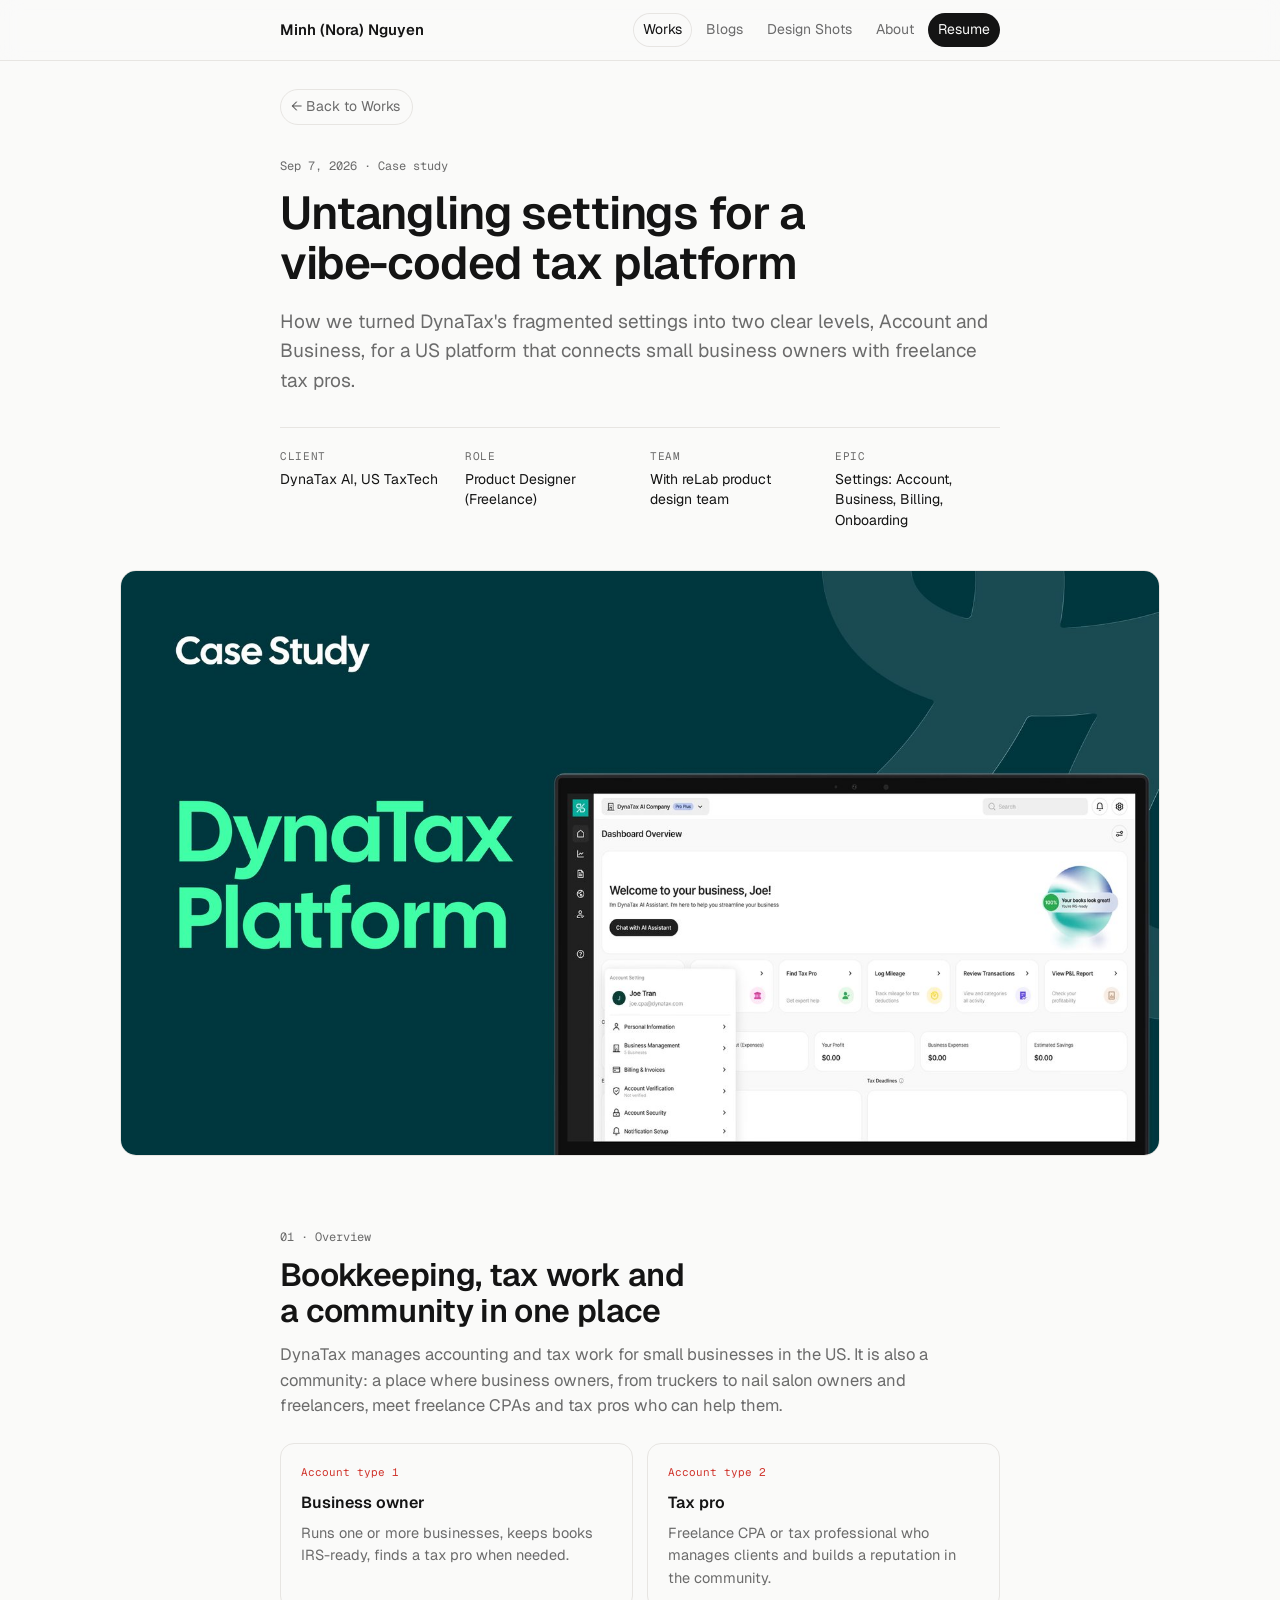
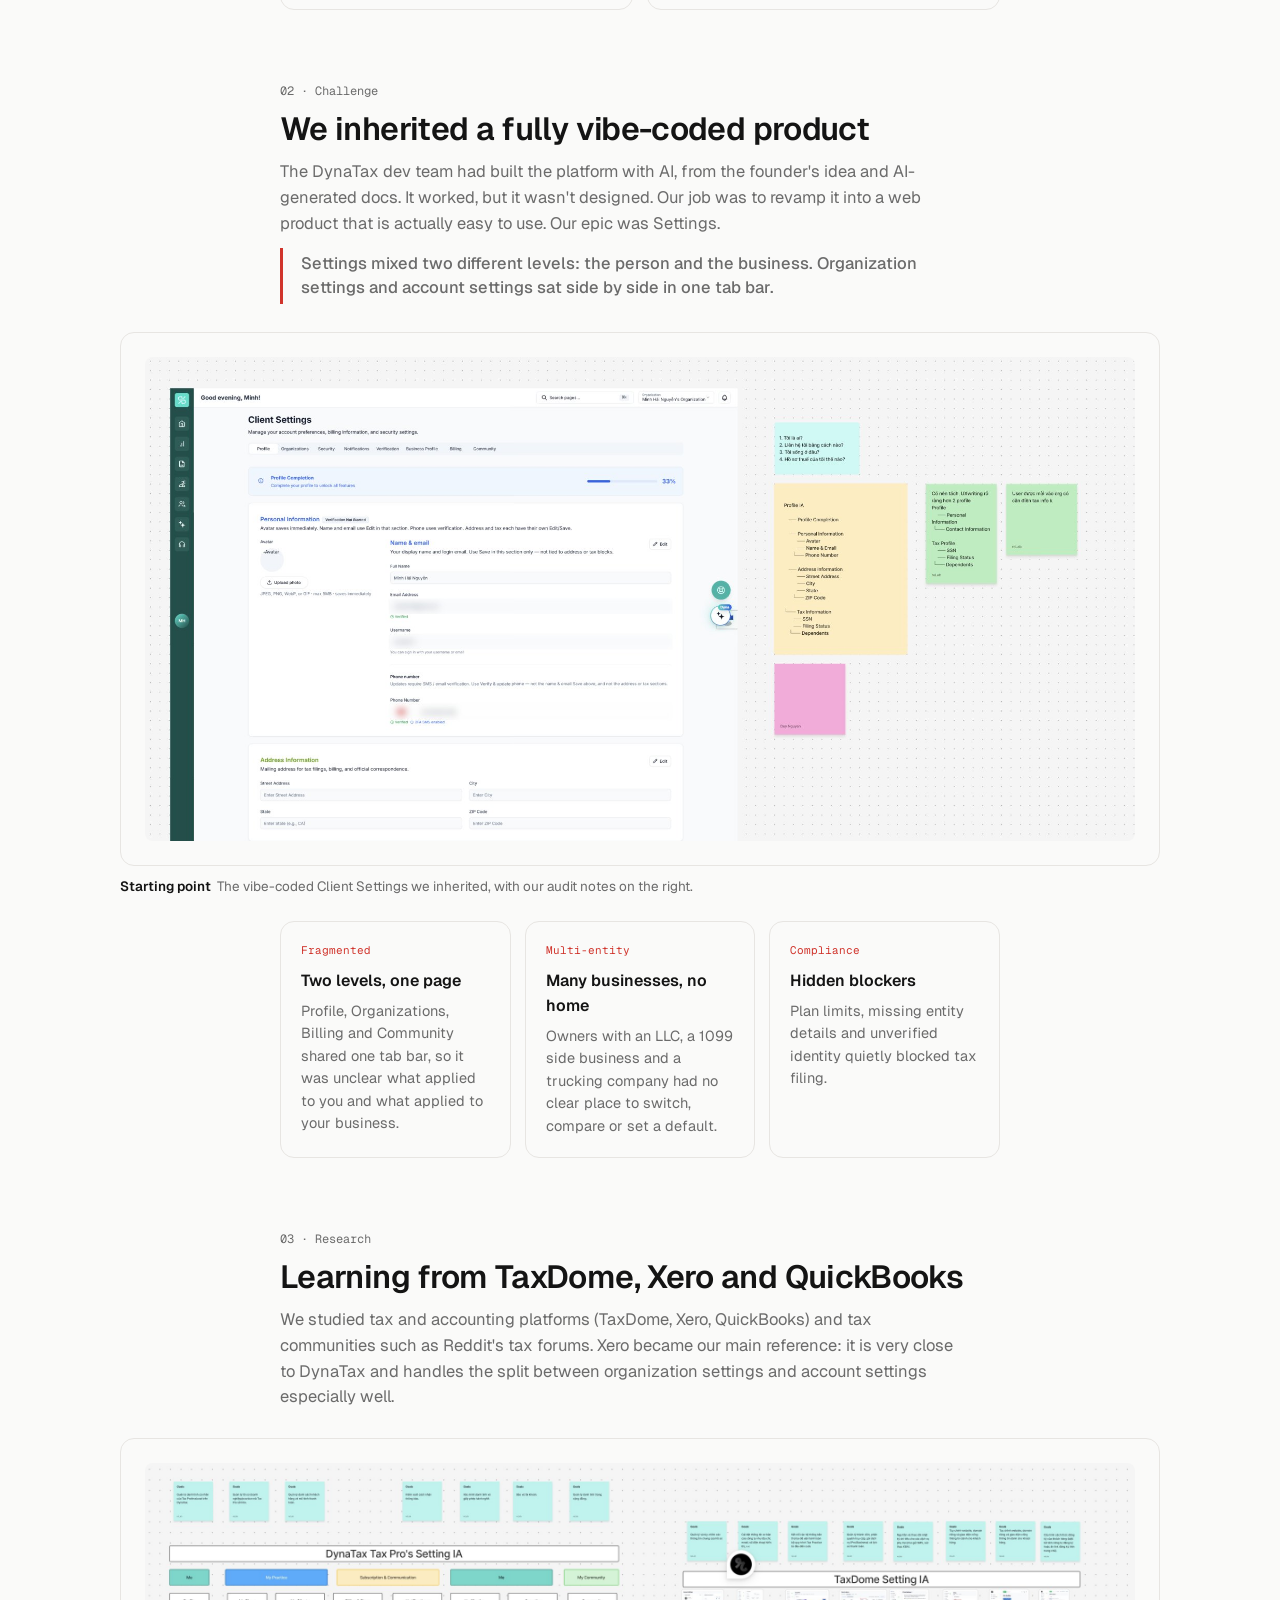
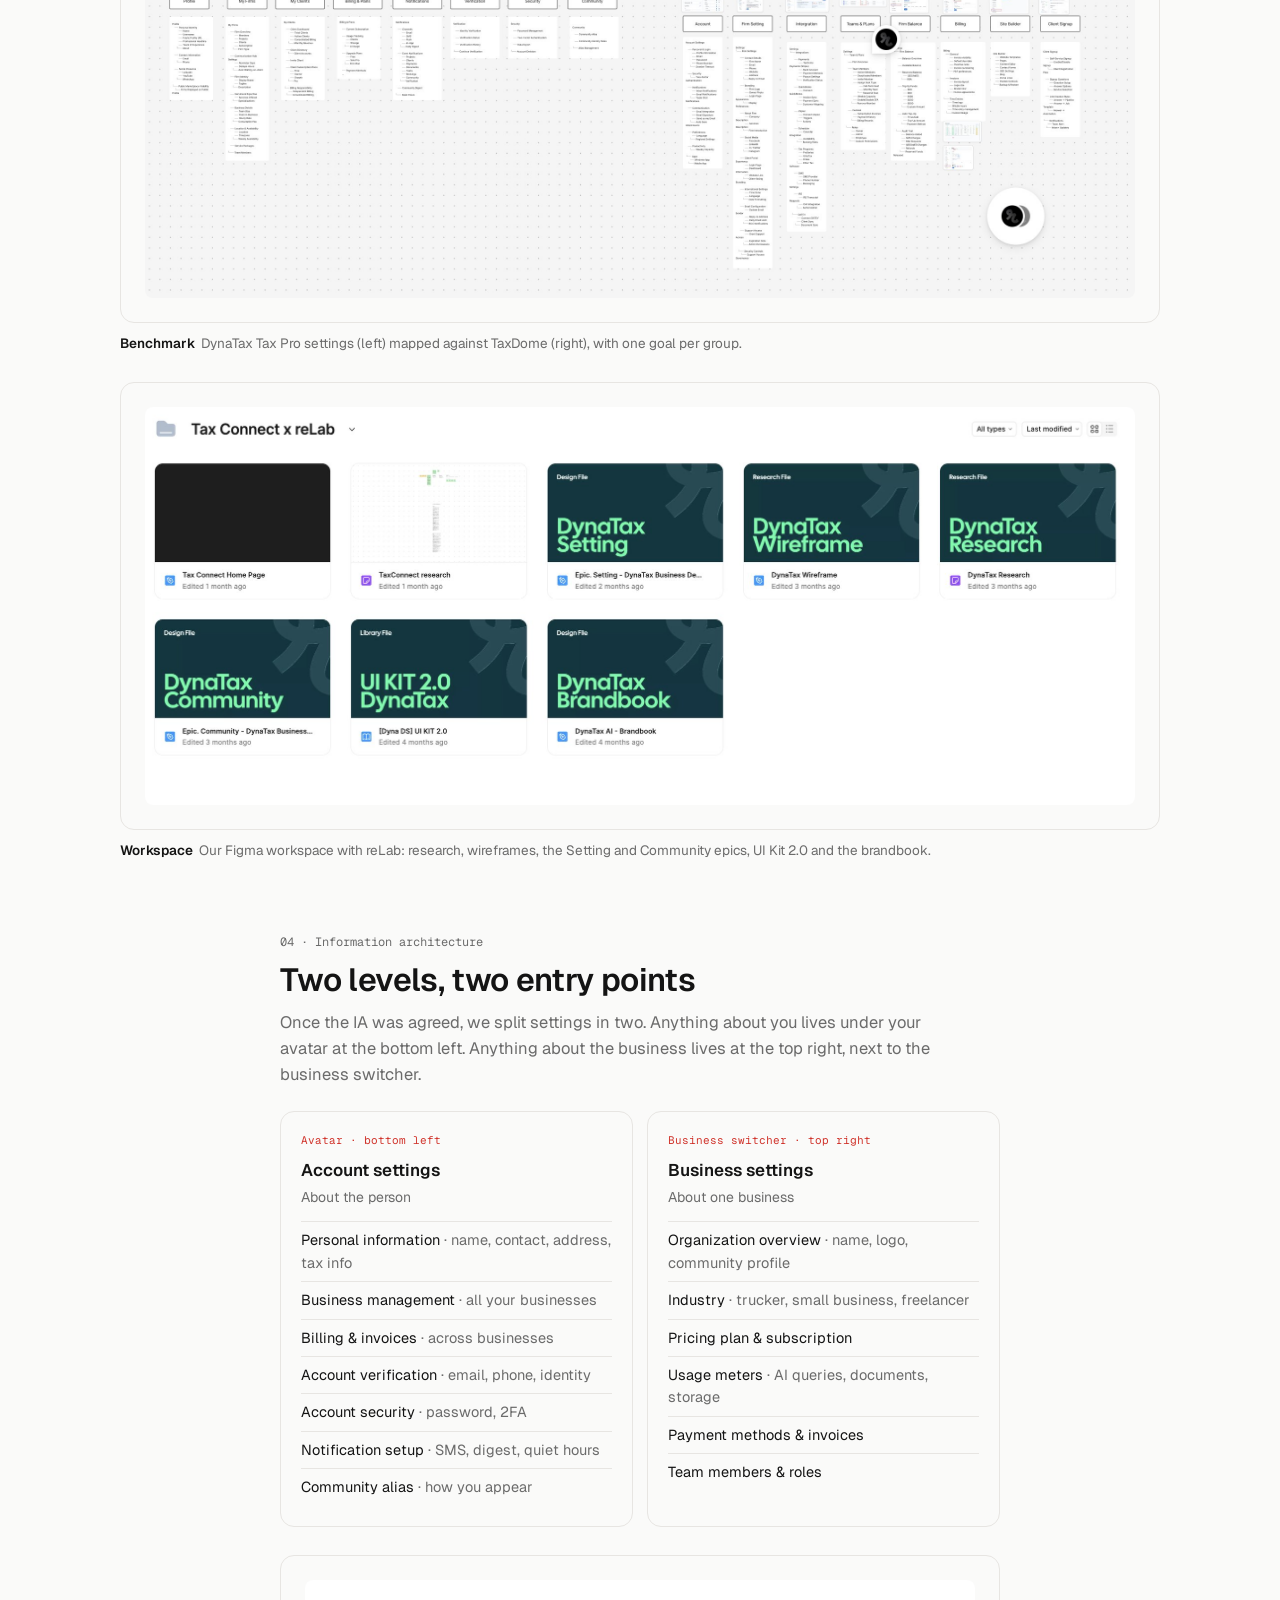
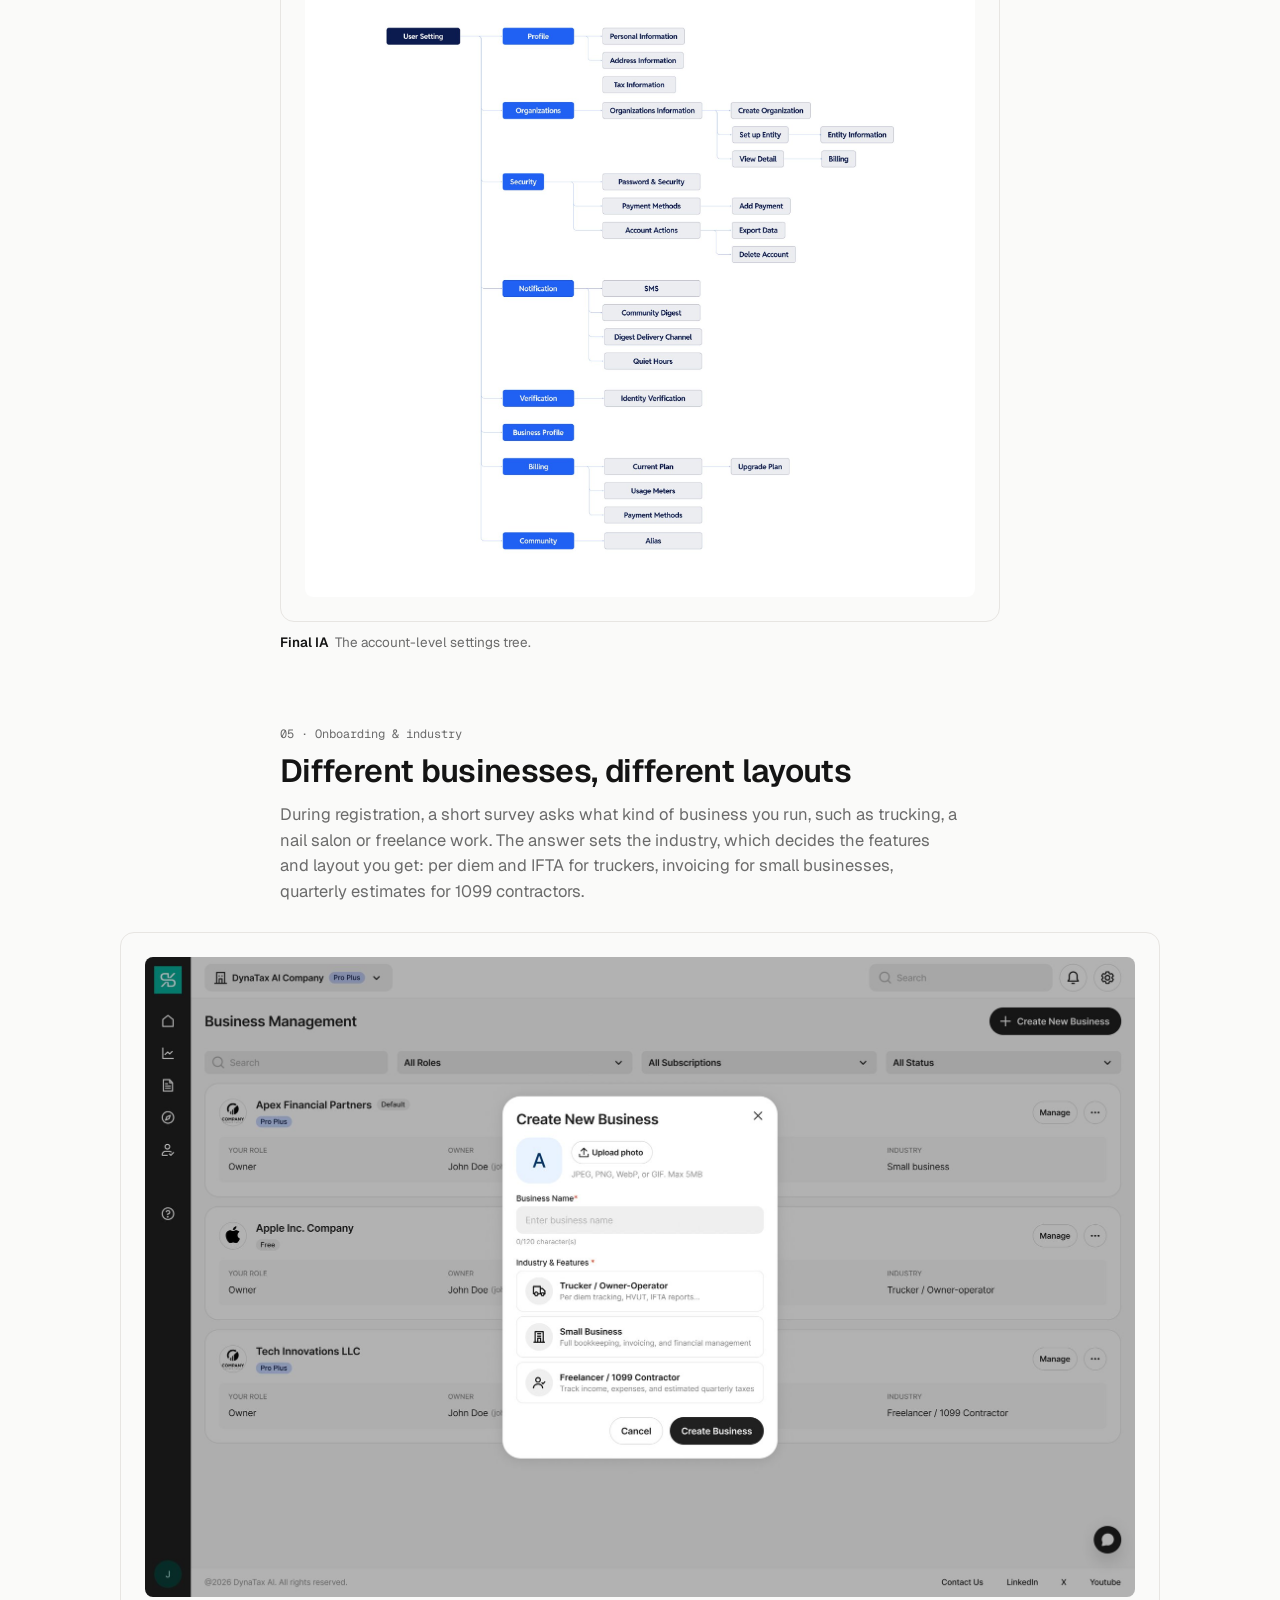
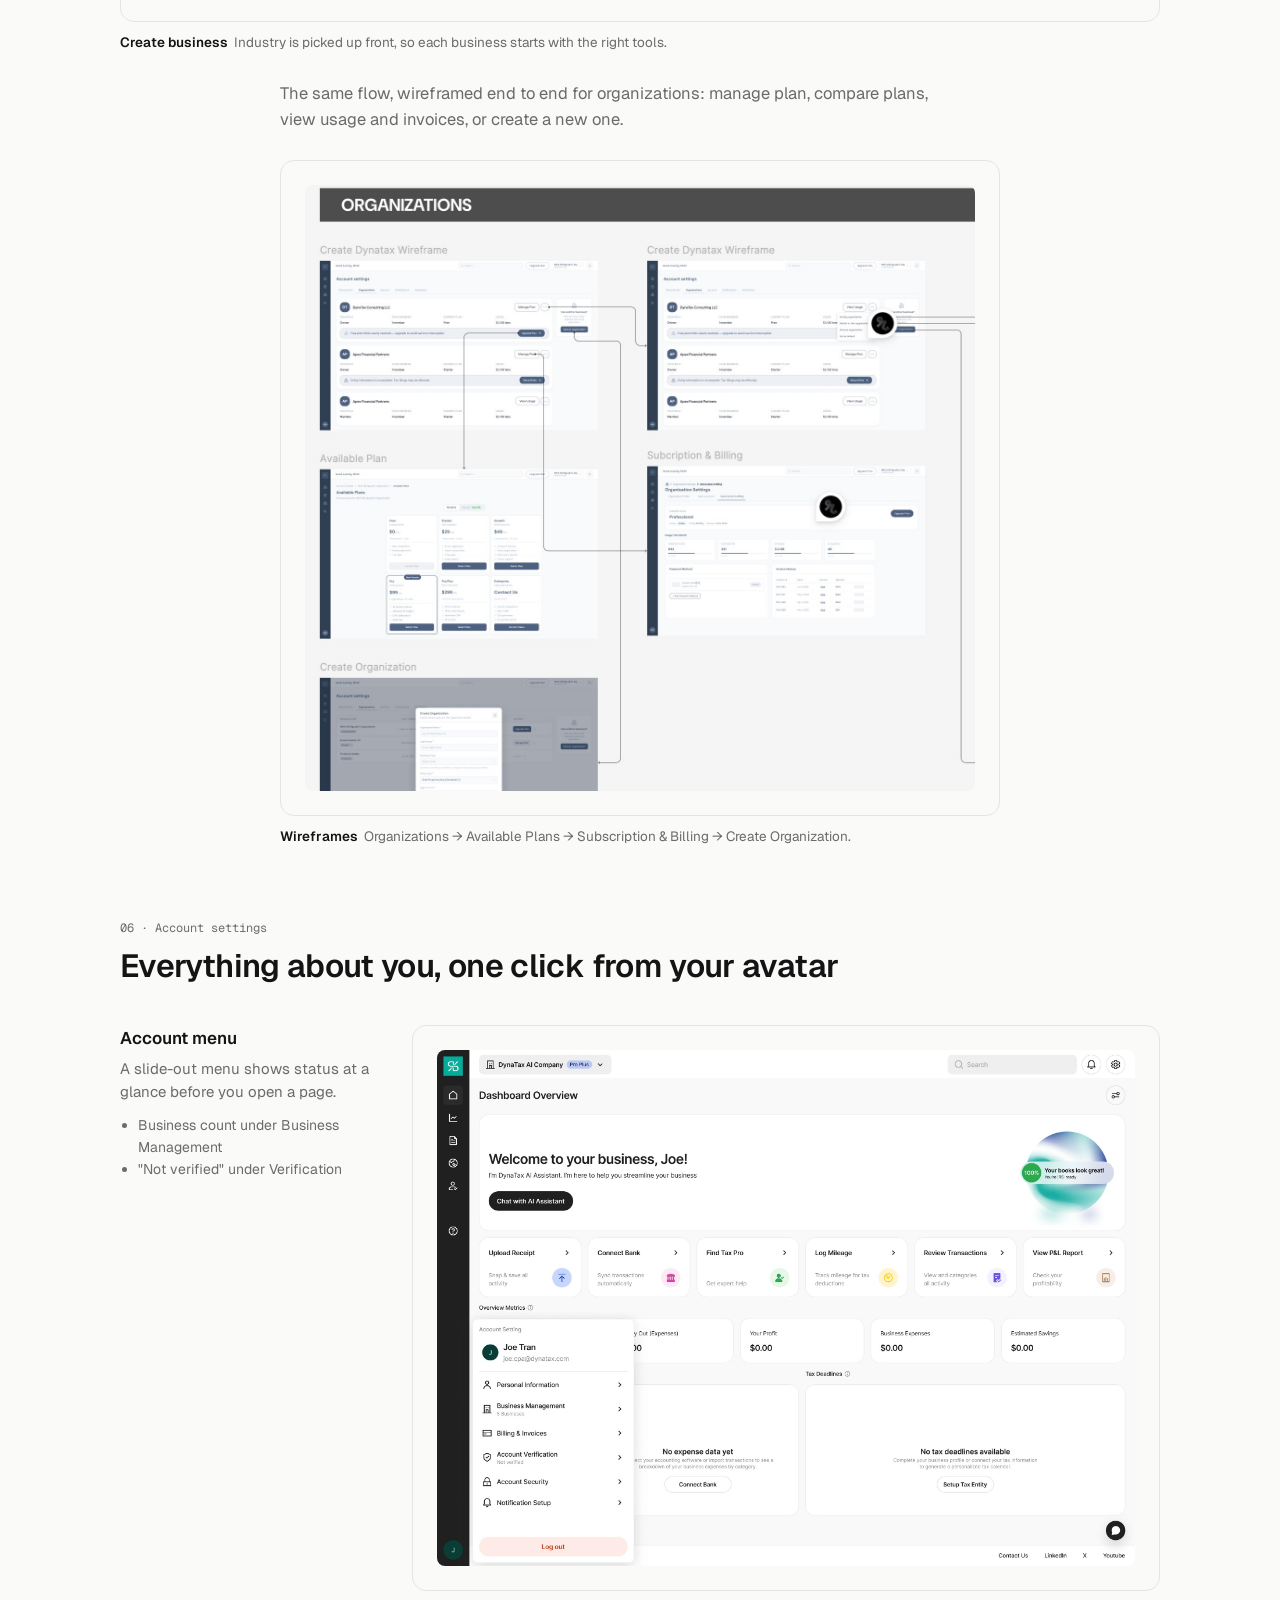
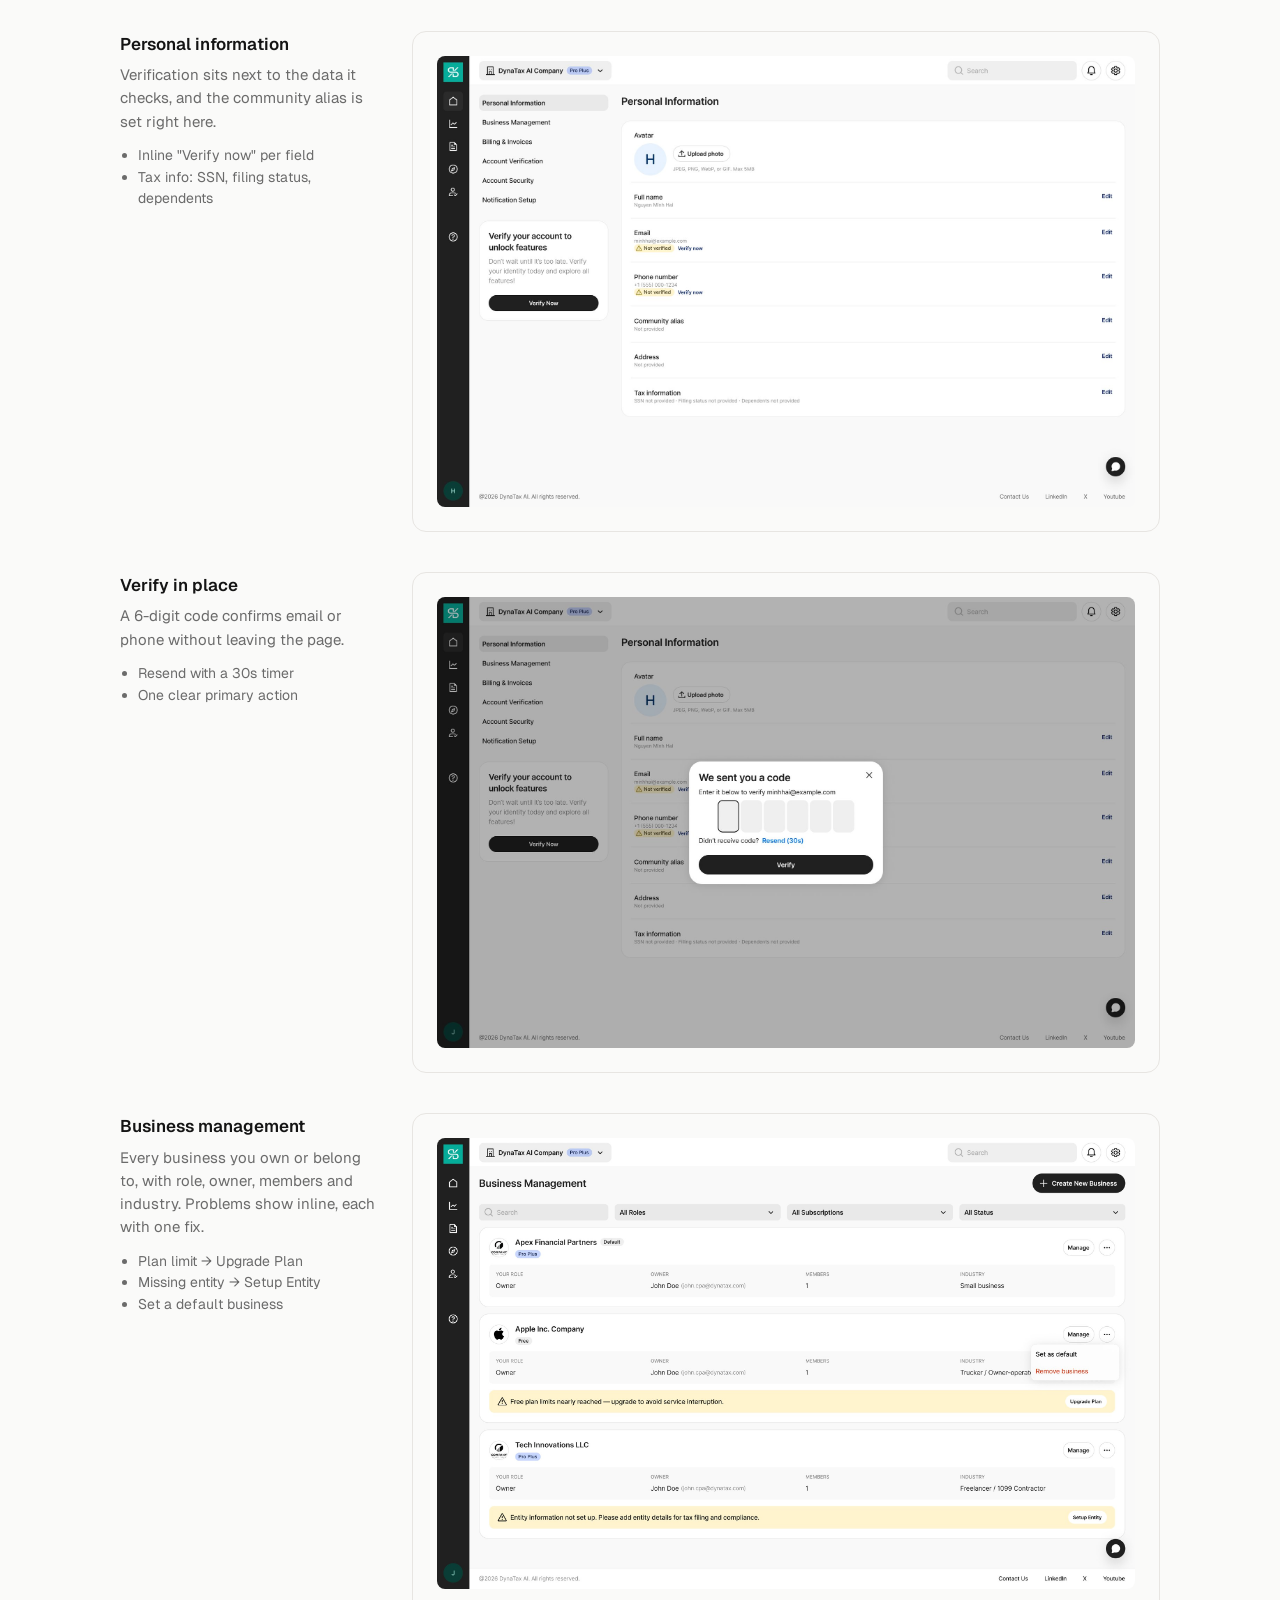
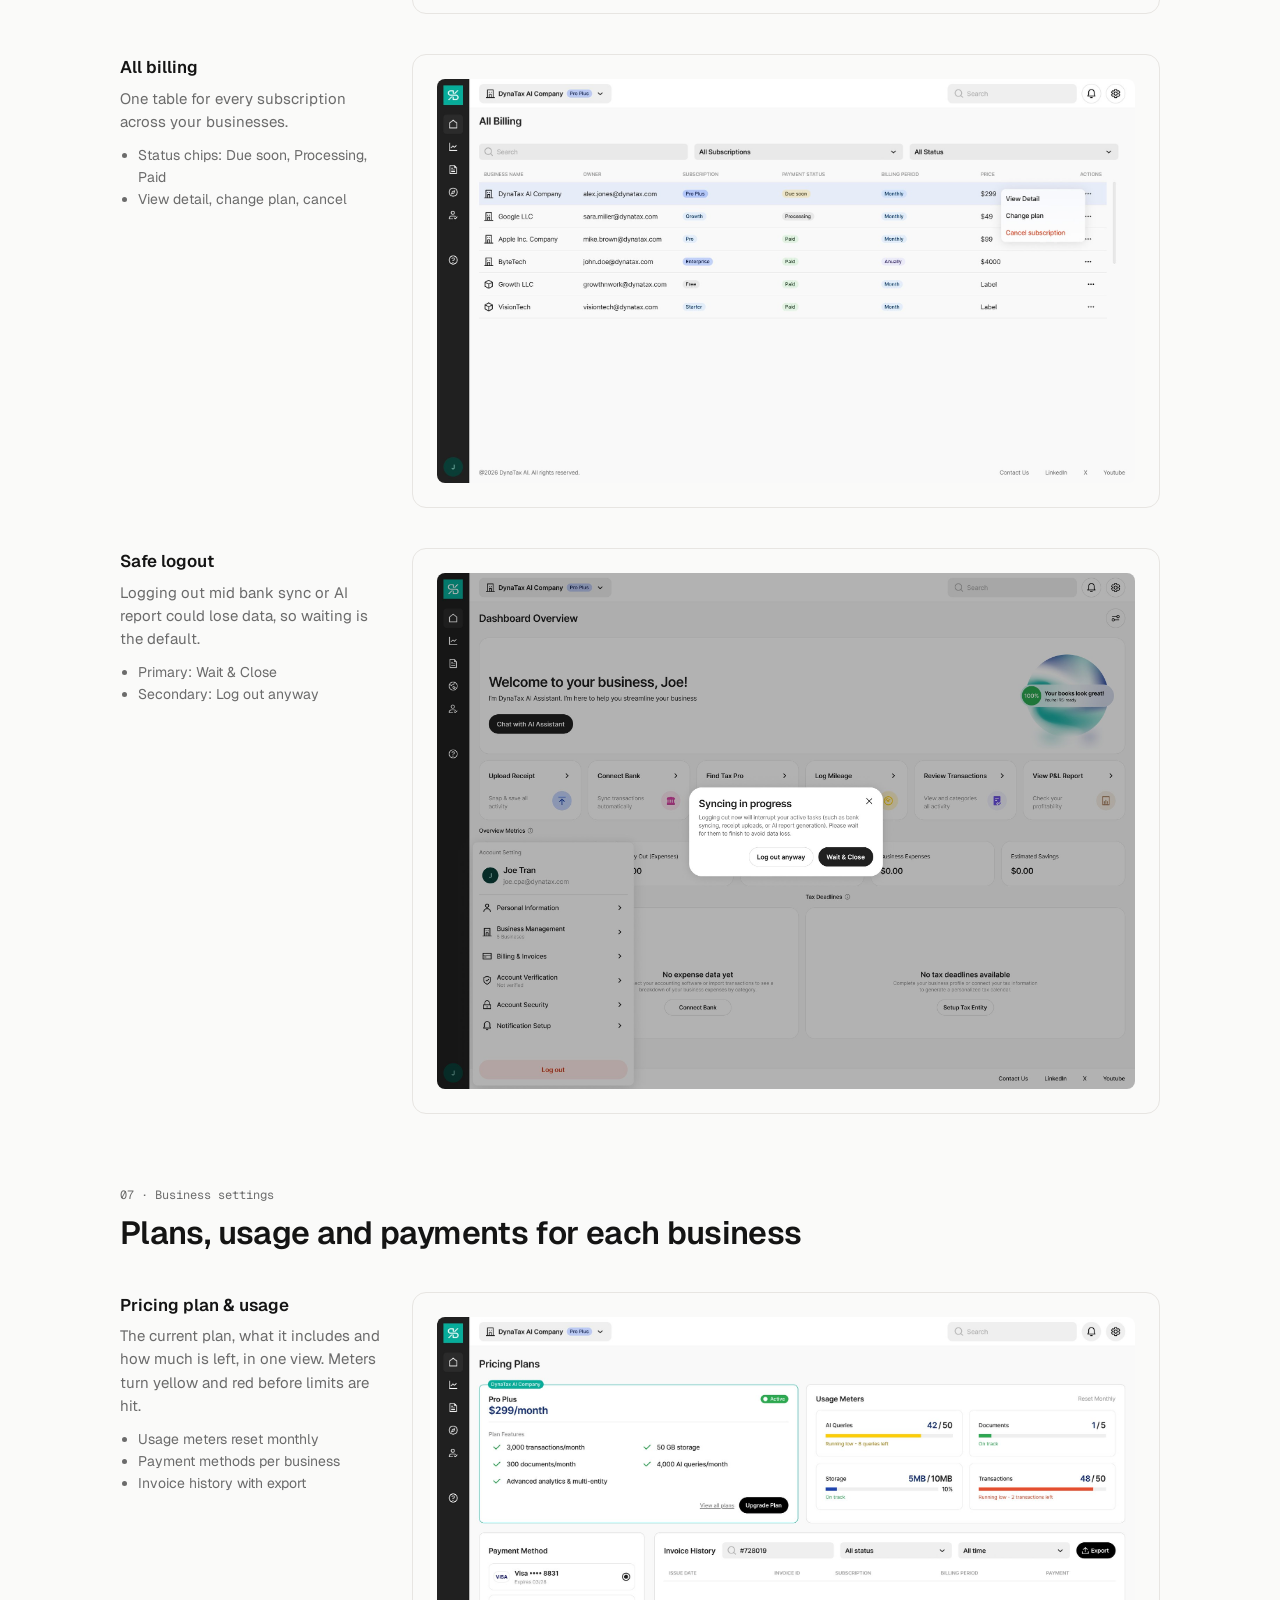
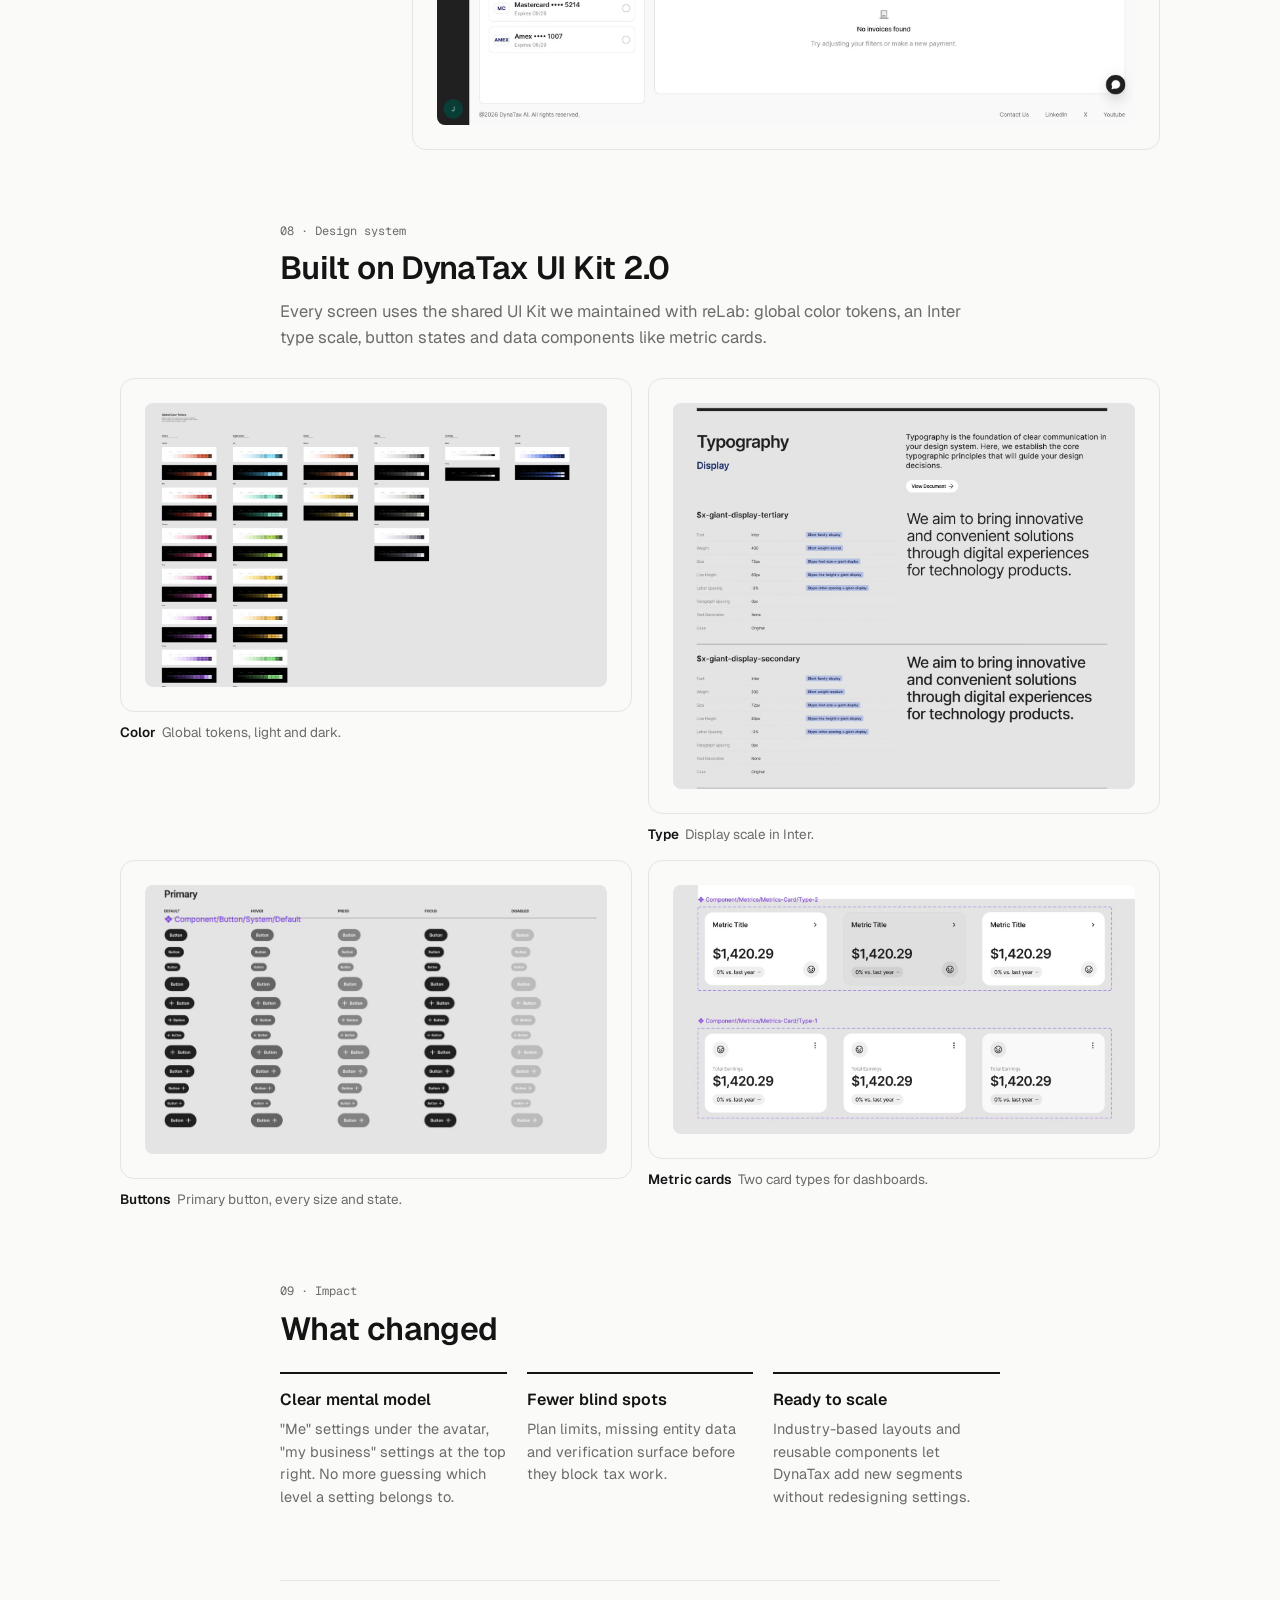
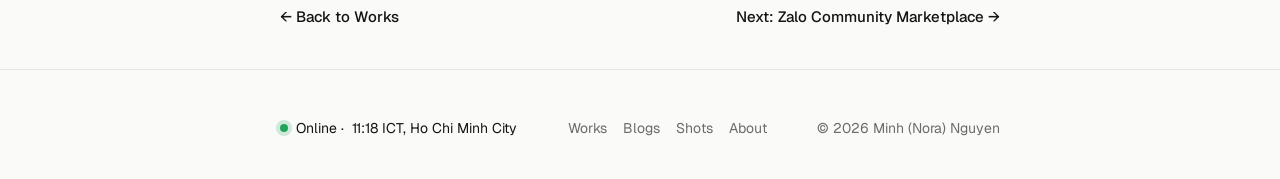
<file: dynatax/index.html>
<!DOCTYPE html>
<html lang="en">
<head>
<meta charset="utf-8">
<meta name="viewport" content="width=device-width, initial-scale=1">
<title>DynaTax Case Study · Minh (Nora) Nguyen</title>
<link rel="icon" type="image/webp" href="https://framerusercontent.com/images/r7KOQmPMssjx5nrZ70GzcocD2E8.webp?width=64&amp;height=64">
<link rel="apple-touch-icon" href="https://framerusercontent.com/images/r7KOQmPMssjx5nrZ70GzcocD2E8.webp?width=180&amp;height=180">
<meta name="description" content="Product design case study: Settings, Business Management and Billing for DynaTax AI, a US TaxTech startup.">
<link rel="preconnect" href="https://fonts.googleapis.com">
<link rel="preconnect" href="https://fonts.gstatic.com" crossorigin>
<link href="https://fonts.googleapis.com/css2?family=Geist:wght@400;500;600;700&family=Geist+Mono:wght@400;500&display=swap" rel="stylesheet">
<link rel="stylesheet" href="/assets/site.css">
</head>
<body>

<nav class="nav" aria-label="Main">
  <div class="col">
    <a class="brand" href="/">Minh (Nora) Nguyen</a>
    <button class="burger" type="button" aria-expanded="false" aria-controls="site-links" aria-label="Open menu"><span></span><span></span></button>
    <div class="links" id="site-links">
      <a href="/" aria-current="page">Works</a>
      <a href="/blog/">Blogs</a>
      <a class="hide-sm" href="/shots/">Design Shots</a>
      <a href="/about/">About</a>
      <a class="cta" href="/resume/">Resume</a>
    </div>
  </div>
</nav>

<main>
  <div class="col">
    <a class="back" href="/">← Back to Works</a>
    <header class="cs-head">
      <div class="meta-line"><span class="date">Sep 7, 2026 · Case study</span></div>
      <h1 style="font-size:clamp(32px,5vw,46px);line-height:1.08;font-weight:600;letter-spacing:-0.025em;margin:12px 0 0;text-wrap:balance">Untangling settings for a vibe-coded tax platform</h1>
      <p class="lede">How we turned DynaTax's fragmented settings into two clear levels, Account and Business, for a US platform that connects small business owners with freelance tax pros.</p>
      <dl class="cs-meta">
        <div><dt>Client</dt><dd>DynaTax AI, US TaxTech</dd></div>
        <div><dt>Role</dt><dd>Product Designer (Freelance)</dd></div>
        <div><dt>Team</dt><dd>With reLab product design team</dd></div>
        <div><dt>Epic</dt><dd>Settings: Account, Business, Billing, Onboarding</dd></div>
      </dl>
    </header>
  </div>
  <div class="cs-cover cs-wide"><img src="/thumbs/dynatax.jpg" width="1600" height="900" alt="DynaTax Platform case study cover with the dashboard and account settings menu"></div>

  <section class="cs-sec col">
    <div class="num">01 · Overview</div>
    <h2>Bookkeeping, tax work and a community in one place</h2>
    <p>DynaTax manages accounting and tax work for small businesses in the US. It is also a community: a place where business owners, from truckers to nail salon owners and freelancers, meet freelance CPAs and tax pros who can help them.</p>
    <div class="cs-cards" style="grid-template-columns:1fr 1fr">
      <div class="cs-card"><div class="k">Account type 1</div><h3>Business owner</h3><p>Runs one or more businesses, keeps books IRS-ready, finds a tax pro when needed.</p></div>
      <div class="cs-card"><div class="k">Account type 2</div><h3>Tax pro</h3><p>Freelance CPA or tax professional who manages clients and builds a reputation in the community.</p></div>
    </div>
  </section>

  <section class="cs-sec">
    <div class="col">
      <div class="num">02 · Challenge</div>
      <h2>We inherited a fully vibe-coded product</h2>
      <p>The DynaTax dev team had built the platform with AI, from the founder's idea and AI-generated docs. It worked, but it wasn't designed. Our job was to revamp it into a web product that is actually easy to use. Our epic was Settings.</p>
      <p class="cs-pull">Settings mixed two different levels: the person and the business. Organization settings and account settings sat side by side in one tab bar.</p>
    </div>
  <figure class="cs-fig cs-wide">
    <div class="frame"><img src="/dynatax/assets/before-client-settings.jpg" width="1910" height="934" loading="lazy" alt="The original vibe-coded Client Settings page with the team audit notes on sticky notes"></div>
    <figcaption><b>Starting point</b>The vibe-coded Client Settings we inherited, with our audit notes on the right.</figcaption>
  </figure>
    <div class="col">
      <div class="cs-cards">
        <div class="cs-card"><div class="k">Fragmented</div><h3>Two levels, one page</h3><p>Profile, Organizations, Billing and Community shared one tab bar, so it was unclear what applied to you and what applied to your business.</p></div>
        <div class="cs-card"><div class="k">Multi-entity</div><h3>Many businesses, no home</h3><p>Owners with an LLC, a 1099 side business and a trucking company had no clear place to switch, compare or set a default.</p></div>
        <div class="cs-card"><div class="k">Compliance</div><h3>Hidden blockers</h3><p>Plan limits, missing entity details and unverified identity quietly blocked tax filing.</p></div>
      </div>
    </div>
  </section>

  <section class="cs-sec">
    <div class="col">
      <div class="num">03 · Research</div>
      <h2>Learning from TaxDome, Xero and QuickBooks</h2>
      <p>We studied tax and accounting platforms (TaxDome, Xero, QuickBooks) and tax communities such as Reddit's tax forums. Xero became our main reference: it is very close to DynaTax and handles the split between organization settings and account settings especially well.</p>
    </div>
  <figure class="cs-fig cs-wide">
    <div class="frame"><img src="/dynatax/assets/ia-benchmark.jpg" width="2212" height="972" loading="lazy" alt="Side by side settings IA for DynaTax Tax Pro and TaxDome with goal notes above each group"></div>
    <figcaption><b>Benchmark</b>DynaTax Tax Pro settings (left) mapped against TaxDome (right), with one goal per group.</figcaption>
  </figure>
  <figure class="cs-fig cs-wide">
    <div class="frame"><img src="/dynatax/assets/process-files.jpg" width="2000" height="805" loading="lazy" alt="Figma project folder with files for research, wireframes, Setting and Community epics, UI Kit 2.0 and Brandbook"></div>
    <figcaption><b>Workspace</b>Our Figma workspace with reLab: research, wireframes, the Setting and Community epics, UI Kit 2.0 and the brandbook.</figcaption>
  </figure>
  </section>

  <section class="cs-sec">
    <div class="col">
      <div class="num">04 · Information architecture</div>
      <h2>Two levels, two entry points</h2>
      <p>Once the IA was agreed, we split settings in two. Anything about you lives under your avatar at the bottom left. Anything about the business lives at the top right, next to the business switcher.</p>
      <div class="cs-ia">
        <div class="lvl">
          <div class="where">Avatar · bottom left</div>
          <h3>Account settings</h3>
          <p class="who">About the person</p>
          <ul>
            <li>Personal information <span>· name, contact, address, tax info</span></li>
            <li>Business management <span>· all your businesses</span></li>
            <li>Billing &amp; invoices <span>· across businesses</span></li>
            <li>Account verification <span>· email, phone, identity</span></li>
            <li>Account security <span>· password, 2FA</span></li>
            <li>Notification setup <span>· SMS, digest, quiet hours</span></li>
            <li>Community alias <span>· how you appear</span></li>
          </ul>
        </div>
        <div class="lvl">
          <div class="where">Business switcher · top right</div>
          <h3>Business settings</h3>
          <p class="who">About one business</p>
          <ul>
            <li>Organization overview <span>· name, logo, community profile</span></li>
            <li>Industry <span>· trucker, small business, freelancer</span></li>
            <li>Pricing plan &amp; subscription</li>
            <li>Usage meters <span>· AI queries, documents, storage</span></li>
            <li>Payment methods &amp; invoices</li>
            <li>Team members &amp; roles</li>
          </ul>
        </div>
      </div>
    </div>
  <figure class="cs-fig col">
    <div class="frame"><img src="/dynatax/assets/ia-user-settings.jpg" width="2000" height="1841" loading="lazy" alt="Final User Settings information architecture tree"></div>
    <figcaption><b>Final IA</b>The account-level settings tree.</figcaption>
  </figure>
  </section>

  <section class="cs-sec">
    <div class="col">
      <div class="num">05 · Onboarding &amp; industry</div>
      <h2>Different businesses, different layouts</h2>
      <p>During registration, a short survey asks what kind of business you run, such as trucking, a nail salon or freelance work. The answer sets the industry, which decides the features and layout you get: per diem and IFTA for truckers, invoicing for small businesses, quarterly estimates for 1099 contractors.</p>
    </div>
  <figure class="cs-fig cs-wide">
    <div class="frame"><img src="/dynatax/assets/ui-create-business.jpg" width="2000" height="1293" loading="lazy" alt="Create New Business modal with industry options: Trucker, Small Business, Freelancer"></div>
    <figcaption><b>Create business</b>Industry is picked up front, so each business starts with the right tools.</figcaption>
  </figure>
    <div class="col">
      <p style="margin-top:28px">The same flow, wireframed end to end for organizations: manage plan, compare plans, view usage and invoices, or create a new one.</p>
    </div>
  <figure class="cs-fig col">
    <div class="frame"><img src="/dynatax/assets/wireframe-organizations.jpg" width="1446" height="1308" loading="lazy" alt="Wireframe flow connecting Organizations, Available Plans, Subscription and Billing, and Create Organization"></div>
    <figcaption><b>Wireframes</b>Organizations → Available Plans → Subscription &amp; Billing → Create Organization.</figcaption>
  </figure>
  </section>

  <section class="cs-sec cs-wide">
    <div class="num">06 · Account settings</div>
    <h2>Everything about you, one click from your avatar</h2>
    <div class="cs-feature">
      <div><h3>Account menu</h3><p>A slide-out menu shows status at a glance before you open a page.</p><ul><li>Business count under Business Management</li><li>"Not verified" under Verification</li></ul></div>
      <figure class="cs-fig"><div class="frame"><img src="/dynatax/assets/ui-account-menu.jpg" width="2400" height="1775" loading="lazy" alt="Dashboard with the account settings menu open"></div></figure>
    </div>
    <div class="cs-feature">
      <div><h3>Personal information</h3><p>Verification sits next to the data it checks, and the community alias is set right here.</p><ul><li>Inline "Verify now" per field</li><li>Tax info: SSN, filing status, dependents</li></ul></div>
      <figure class="cs-fig"><div class="frame"><img src="/dynatax/assets/ui-personal-info-v2.jpg" width="2000" height="1293" loading="lazy" alt="Personal Information page with unverified email and phone badges"></div></figure>
    </div>
    <div class="cs-feature">
      <div><h3>Verify in place</h3><p>A 6-digit code confirms email or phone without leaving the page.</p><ul><li>Resend with a 30s timer</li><li>One clear primary action</li></ul></div>
      <figure class="cs-fig"><div class="frame"><img src="/dynatax/assets/ui-verify-otp.jpg" width="2000" height="1293" loading="lazy" alt="Verification code modal over the Personal Information page"></div></figure>
    </div>
    <div class="cs-feature">
      <div><h3>Business management</h3><p>Every business you own or belong to, with role, owner, members and industry. Problems show inline, each with one fix.</p><ul><li>Plan limit → Upgrade Plan</li><li>Missing entity → Setup Entity</li><li>Set a default business</li></ul></div>
      <figure class="cs-fig"><div class="frame"><img src="/dynatax/assets/ui-business-management.jpg" width="2400" height="1551" loading="lazy" alt="Business Management page with plan limit and entity setup warnings"></div></figure>
    </div>
    <div class="cs-feature">
      <div><h3>All billing</h3><p>One table for every subscription across your businesses.</p><ul><li>Status chips: Due soon, Processing, Paid</li><li>View detail, change plan, cancel</li></ul></div>
      <figure class="cs-fig"><div class="frame"><img src="/dynatax/assets/ui-all-billing.jpg" width="2000" height="1157" loading="lazy" alt="All Billing table listing businesses, subscriptions, payment status and price"></div></figure>
    </div>
    <div class="cs-feature">
      <div><h3>Safe logout</h3><p>Logging out mid bank sync or AI report could lose data, so waiting is the default.</p><ul><li>Primary: Wait &amp; Close</li><li>Secondary: Log out anyway</li></ul></div>
      <figure class="cs-fig"><div class="frame"><img src="/dynatax/assets/ui-logout-guard.jpg" width="2400" height="1775" loading="lazy" alt="Syncing in progress dialog warning that logging out interrupts active tasks"></div></figure>
    </div>
  </section>

  <section class="cs-sec cs-wide">
    <div class="num">07 · Business settings</div>
    <h2>Plans, usage and payments for each business</h2>
    <div class="cs-feature">
      <div><h3>Pricing plan &amp; usage</h3><p>The current plan, what it includes and how much is left, in one view. Meters turn yellow and red before limits are hit.</p><ul><li>Usage meters reset monthly</li><li>Payment methods per business</li><li>Invoice history with export</li></ul></div>
      <figure class="cs-fig"><div class="frame"><img src="/dynatax/assets/ui-org-billing.jpg" width="2000" height="1169" loading="lazy" alt="Business billing page with Pro Plus plan, usage meters, payment methods and invoice history"></div></figure>
    </div>
  </section>

  <section class="cs-sec">
    <div class="col">
      <div class="num">08 · Design system</div>
      <h2>Built on DynaTax UI Kit 2.0</h2>
      <p>Every screen uses the shared UI Kit we maintained with reLab: global color tokens, an Inter type scale, button states and data components like metric cards.</p>
    </div>
    <div class="cs-grid2 cs-wide">
  <figure class="cs-fig ">
    <div class="frame"><img src="/dynatax/assets/ds-colors.jpg" width="1452" height="892" loading="lazy" alt="Global color tokens in light and dark"></div>
    <figcaption><b>Color</b>Global tokens, light and dark.</figcaption>
  </figure>
  <figure class="cs-fig ">
    <div class="frame"><img src="/dynatax/assets/ds-typography.jpg" width="1408" height="1174" loading="lazy" alt="Typography display styles with Inter"></div>
    <figcaption><b>Type</b>Display scale in Inter.</figcaption>
  </figure>
  <figure class="cs-fig ">
    <div class="frame"><img src="/dynatax/assets/ds-buttons.jpg" width="1072" height="624" loading="lazy" alt="Primary button component in default, hover, press, focus and disabled states"></div>
    <figcaption><b>Buttons</b>Primary button, every size and state.</figcaption>
  </figure>
  <figure class="cs-fig ">
    <div class="frame"><img src="/dynatax/assets/ds-metric-cards.jpg" width="1434" height="772" loading="lazy" alt="Metric card components in two types"></div>
    <figcaption><b>Metric cards</b>Two card types for dashboards.</figcaption>
  </figure>
    </div>
  </section>

  <section class="cs-sec col">
    <div class="num">09 · Impact</div>
    <h2>What changed</h2>
    <div class="cs-out">
      <div><h3>Clear mental model</h3><p>"Me" settings under the avatar, "my business" settings at the top right. No more guessing which level a setting belongs to.</p></div>
      <div><h3>Fewer blind spots</h3><p>Plan limits, missing entity data and verification surface before they block tax work.</p></div>
      <div><h3>Ready to scale</h3><p>Industry-based layouts and reusable components let DynaTax add new segments without redesigning settings.</p></div>
    </div>
    <div class="cs-end"><a href="/">← Back to Works</a><a href="/zalo/">Next: Zalo Community Marketplace →</a></div>
  </section>
</main>

<footer>
  <div class="col">
    <span class="status"><i aria-hidden="true"></i>Online · <span id="clock">Ho Chi Minh City</span></span>
    <div class="flinks"><a href="/">Works</a><a href="/blog/">Blogs</a><a href="/shots/">Shots</a><a href="/about/">About</a></div>
    <span>© 2026 Minh (Nora) Nguyen</span>
  </div>
</footer>

<script>
(function(){
  var el=document.getElementById('clock');
  function tick(){
    try{
      var t=new Intl.DateTimeFormat('en-GB',{hour:'2-digit',minute:'2-digit',timeZone:'Asia/Ho_Chi_Minh'}).format(new Date());
      el.textContent=t+' ICT, Ho Chi Minh City';
    }catch(e){}
  }
  tick();setInterval(tick,30000);
})();
</script>
<script src="/assets/site.js" defer></script>
</body>
</html>
</file>
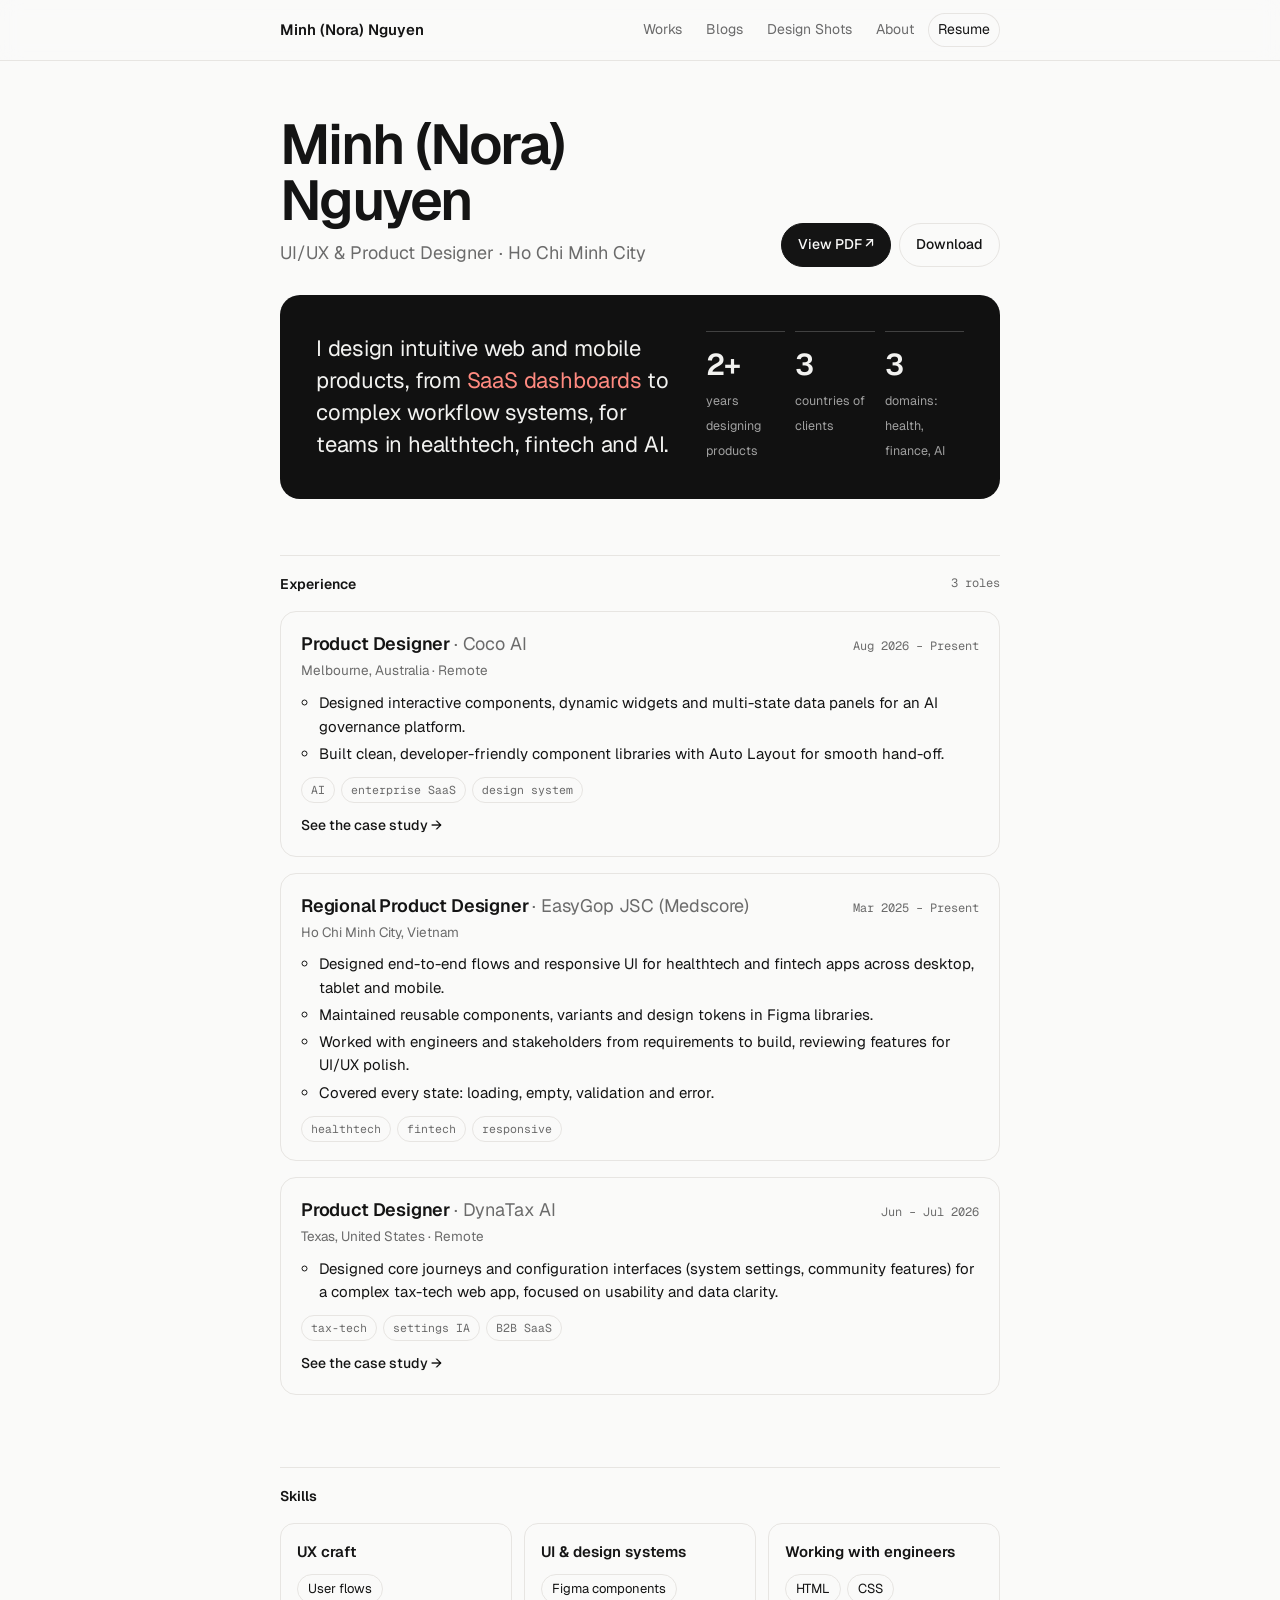
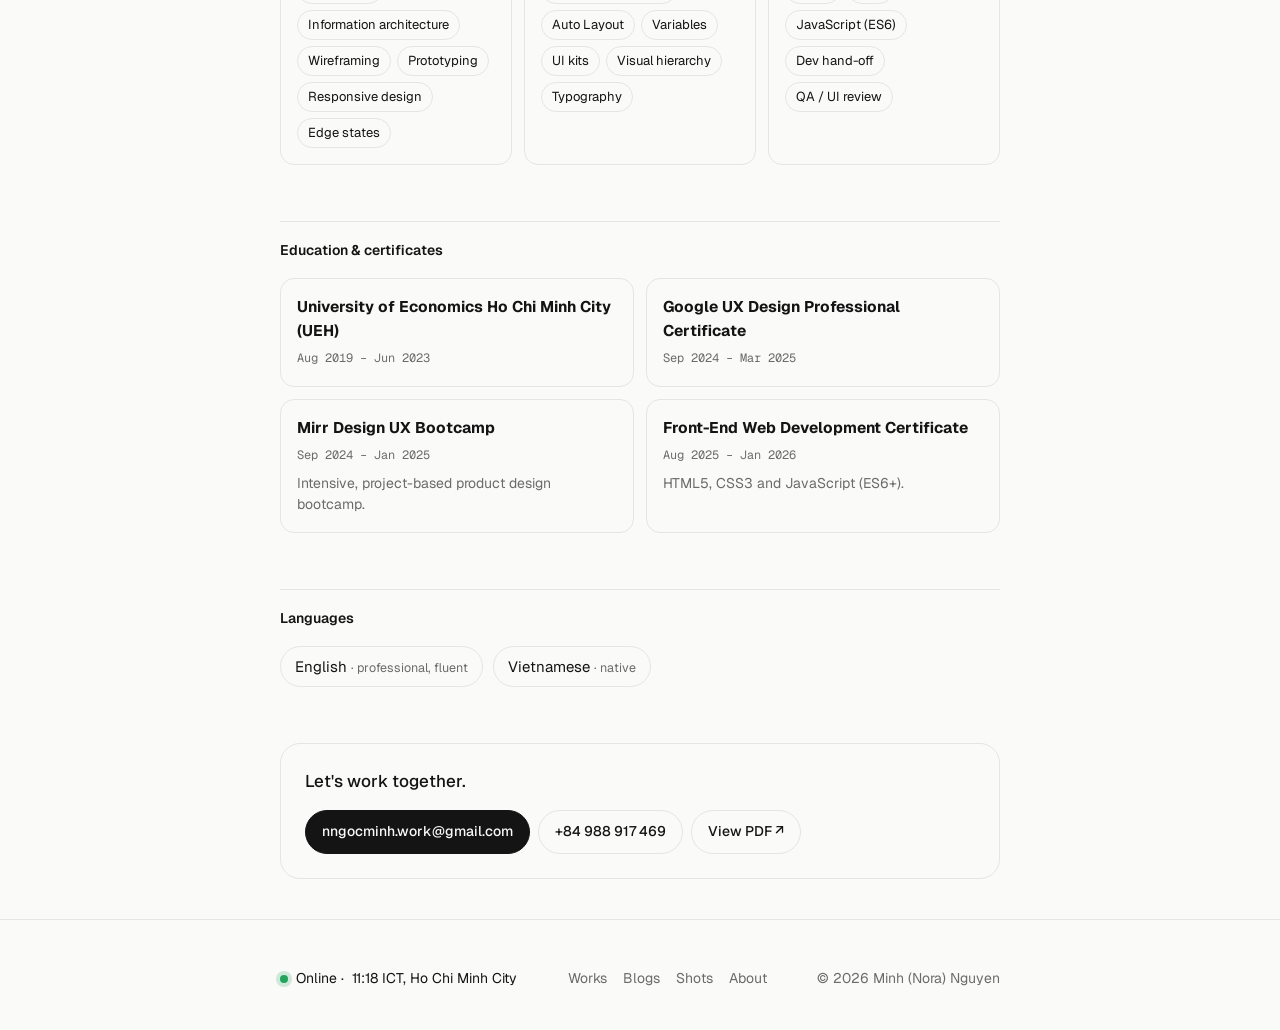
<file: resume/index.html>
<!DOCTYPE html>
<html lang="en">
<head>
<meta charset="utf-8">
<meta name="viewport" content="width=device-width, initial-scale=1">
<title>Resume · Minh (Nora) Nguyen</title>
<link rel="icon" type="image/webp" href="https://framerusercontent.com/images/r7KOQmPMssjx5nrZ70GzcocD2E8.webp?width=64&amp;height=64">
<link rel="apple-touch-icon" href="https://framerusercontent.com/images/r7KOQmPMssjx5nrZ70GzcocD2E8.webp?width=180&amp;height=180">
<meta name="description" content="Resume of Minh (Nora) Nguyen, Product Designer for SaaS, healthtech, fintech and AI products.">
<link rel="preconnect" href="https://fonts.googleapis.com">
<link rel="preconnect" href="https://fonts.gstatic.com" crossorigin>
<link href="https://fonts.googleapis.com/css2?family=Geist:wght@400;500;600;700&family=Geist+Mono:wght@400;500&display=swap" rel="stylesheet">
<link rel="stylesheet" href="/assets/site.css">
<style>
/* Resume: one column, a dark summary card, a timeline with dots, chip groups */
.rs-head{padding:56px 0 28px;display:grid;grid-template-columns:1fr auto;gap:20px;align-items:end}
.rs-head h1{font-size:clamp(36px,6vw,56px);line-height:1;letter-spacing:-0.035em;font-weight:600;margin:0}
.rs-head .role{font-size:18px;color:var(--muted);margin:10px 0 0}
.rs-btns{display:flex;gap:8px;flex-wrap:wrap}
.rs-btns a{display:inline-flex;align-items:center;gap:6px;font-size:14px;font-weight:500;padding:10px 16px;border-radius:999px;border:1px solid var(--line);background:var(--surface)}
.rs-btns a.pri{background:var(--ink);color:var(--bg);border-color:var(--ink)}
.rs-btns a:hover{border-color:var(--ink)}
.rs-sum{background:#111;color:#f2f2f0;border-radius:20px;padding:clamp(22px,4vw,36px);display:grid;grid-template-columns:1.4fr 1fr;gap:28px;align-items:center}
.rs-sum p{margin:0;font-size:clamp(18px,2.3vw,22px);line-height:1.45;letter-spacing:-0.01em}
.rs-sum p em{font-style:normal;color:#ff8a80}
.rs-nums{display:grid;grid-template-columns:repeat(3,minmax(0,1fr));gap:10px}
.rs-nums div{border-top:1px solid rgba(255,255,255,.2);padding-top:10px}
.rs-nums b{display:block;font-size:30px;font-weight:600;letter-spacing:-0.03em}
.rs-nums span{font-size:12.5px;color:rgba(255,255,255,.6)}
.rs-sec{padding-top:56px}
.rs-sec>h2{font-size:14px;font-weight:600;margin:0 0 16px;display:flex;justify-content:space-between;border-top:1px solid var(--line);padding-top:18px}
.rs-sec>h2 span{font-family:var(--font-mono);font-weight:400;font-size:12px;color:var(--muted)}
.tl{list-style:none;margin:0;padding:0;position:relative}

.tl>li{padding:0 0 16px}


.job{background:var(--surface);border:1px solid var(--line);border-radius:16px;padding:18px 20px}
.job-top{display:flex;justify-content:space-between;gap:12px;flex-wrap:wrap;align-items:baseline}
.job h3{font-size:18px;font-weight:600;margin:0;letter-spacing:-0.01em}
.job .co{color:var(--muted);font-weight:400}
.job .when{font-family:var(--font-mono);font-size:12px;color:var(--muted)}
.job .where{font-size:13.5px;color:var(--muted);margin:2px 0 10px}
.job ul{margin:0;padding-left:18px;font-size:15px;color:var(--ink)}
.job li{margin-bottom:4px}
.job .chips{display:flex;flex-wrap:wrap;gap:6px;margin-top:12px}
.job .chips span{font-family:var(--font-mono);font-size:11.5px;color:var(--muted);border:1px solid var(--line);border-radius:999px;padding:3px 9px}
.job .see{display:inline-block;margin-top:12px;font-size:14px;font-weight:500}
.job .see:hover{color:var(--accent)}
.badge{font-family:var(--font-mono);font-size:10.5px;color:var(--accent);border:1px solid color-mix(in srgb,var(--accent) 40%,transparent);border-radius:999px;padding:2px 8px;margin-left:6px;vertical-align:2px}
.skills{display:grid;grid-template-columns:repeat(3,minmax(0,1fr));gap:12px}
.skills>div{background:var(--surface);border:1px solid var(--line);border-radius:14px;padding:16px}
.skills h3{font-size:15px;font-weight:600;margin:0 0 10px}
.skills .chips{display:flex;flex-wrap:wrap;gap:6px;margin:0}
.skills .chips span{font-family:var(--font-body);color:var(--ink);font-size:13px;background:var(--bg);border:1px solid var(--line);border-radius:999px;padding:4px 10px}
.edu{display:grid;grid-template-columns:repeat(2,minmax(0,1fr));gap:12px}
.edu div{border:1px solid var(--line);background:var(--surface);border-radius:14px;padding:16px}
.edu b{display:block;font-size:15.5px;margin-bottom:2px}
.edu span{font-family:var(--font-mono);font-size:12px;color:var(--muted)}
.edu p{margin:6px 0 0;font-size:14px;color:var(--muted)}
.langs{display:flex;gap:10px;flex-wrap:wrap}
.langs span{font-size:15px;border:1px solid var(--line);background:var(--surface);border-radius:999px;padding:8px 14px}
.langs small{color:var(--muted)}
.rs-cta{margin-top:56px;padding:24px;border-radius:20px;background:var(--surface);border:1px solid var(--line);display:flex;justify-content:space-between;align-items:center;gap:16px;flex-wrap:wrap}
.rs-cta p{margin:0;font-size:17px;font-weight:500}
@media (max-width:760px){.rs-head{grid-template-columns:1fr}.rs-sum,.skills,.edu{grid-template-columns:1fr}}
</style>
</head>
<body>

<nav class="nav" aria-label="Main">
  <div class="col">
    <a class="brand" href="/">Minh (Nora) Nguyen</a>
    <button class="burger" type="button" aria-expanded="false" aria-controls="site-links" aria-label="Open menu"><span></span><span></span></button>
    <div class="links" id="site-links">
      <a href="/">Works</a>
      <a href="/blog/">Blogs</a>
      <a class="hide-sm" href="/shots/">Design Shots</a>
      <a href="/about/">About</a>
      <a class="cta" href="/resume/" aria-current="page">Resume</a>
    </div>
  </div>
</nav>

<main class="col">
  <header class="rs-head">
    <div>
      <h1>Minh (Nora) Nguyen</h1>
      <p class="role">UI/UX &amp; Product Designer · Ho Chi Minh City</p>
    </div>
    <div class="rs-btns">
      <a class="pri" href="/resume/Minh-Nguyen-Resume.pdf" target="_blank" rel="noopener">View PDF ↗</a>
      <a href="/resume/Minh-Nguyen-Resume.pdf" download>Download</a>
    </div>
  </header>

  <section class="rs-sum">
    <p>I design intuitive web and mobile products, from <em>SaaS dashboards</em> to complex workflow systems, for teams in healthtech, fintech and AI.</p>
    <div class="rs-nums">
      <div><b>2+</b><span>years designing products</span></div>
      <div><b>3</b><span>countries of clients</span></div>
      <div><b>3</b><span>domains: health, finance, AI</span></div>
    </div>
  </section>

  <section class="rs-sec" aria-labelledby="exp">
    <h2 id="exp">Experience <span>3 roles</span></h2>
    <ol class="tl">
      <li class="now"><div class="job">
        <div class="job-top"><h3>Product Designer <span class="co">· Coco AI</span></h3><span class="when">Aug 2026 – Present</span></div>
        <p class="where">Melbourne, Australia · Remote</p>
        <ul>
          <li>Designed interactive components, dynamic widgets and multi-state data panels for an AI governance platform.</li>
          <li>Built clean, developer-friendly component libraries with Auto Layout for smooth hand-off.</li>
        </ul>
        <div class="chips"><span>AI</span><span>enterprise SaaS</span><span>design system</span></div>
        <a class="see" href="/coco/">See the case study →</a>
      </div></li>
      <li class="now"><div class="job">
        <div class="job-top"><h3>Regional Product Designer <span class="co">· EasyGop JSC (Medscore)</span></h3><span class="when">Mar 2025 – Present</span></div>
        <p class="where">Ho Chi Minh City, Vietnam</p>
        <ul>
          <li>Designed end-to-end flows and responsive UI for healthtech and fintech apps across desktop, tablet and mobile.</li>
          <li>Maintained reusable components, variants and design tokens in Figma libraries.</li>
          <li>Worked with engineers and stakeholders from requirements to build, reviewing features for UI/UX polish.</li>
          <li>Covered every state: loading, empty, validation and error.</li>
        </ul>
        <div class="chips"><span>healthtech</span><span>fintech</span><span>responsive</span></div>
      </div></li>
      <li><div class="job">
        <div class="job-top"><h3>Product Designer <span class="co">· DynaTax AI</span></h3><span class="when">Jun – Jul 2026</span></div>
        <p class="where">Texas, United States · Remote</p>
        <ul>
          <li>Designed core journeys and configuration interfaces (system settings, community features) for a complex tax-tech web app, focused on usability and data clarity.</li>
        </ul>
        <div class="chips"><span>tax-tech</span><span>settings IA</span><span>B2B SaaS</span></div>
        <a class="see" href="/dynatax/">See the case study →</a>
      </div></li>
    </ol>
  </section>

  <section class="rs-sec" aria-labelledby="sk">
    <h2 id="sk">Skills</h2>
    <div class="skills">
      <div><h3>UX craft</h3><div class="chips"><span>User flows</span><span>Information architecture</span><span>Wireframing</span><span>Prototyping</span><span>Responsive design</span><span>Edge states</span></div></div>
      <div><h3>UI &amp; design systems</h3><div class="chips"><span>Figma components</span><span>Auto Layout</span><span>Variables</span><span>UI kits</span><span>Visual hierarchy</span><span>Typography</span></div></div>
      <div><h3>Working with engineers</h3><div class="chips"><span>HTML</span><span>CSS</span><span>JavaScript (ES6)</span><span>Dev hand-off</span><span>QA / UI review</span></div></div>
    </div>
  </section>

  <section class="rs-sec" aria-labelledby="ed">
    <h2 id="ed">Education &amp; certificates</h2>
    <div class="edu">
      <div><b>University of Economics Ho Chi Minh City (UEH)</b><span>Aug 2019 – Jun 2023</span></div>
      <div><b>Google UX Design Professional Certificate</b><span>Sep 2024 – Mar 2025</span></div>
      <div><b>Mirr Design UX Bootcamp</b><span>Sep 2024 – Jan 2025</span><p>Intensive, project-based product design bootcamp.</p></div>
      <div><b>Front-End Web Development Certificate</b><span>Aug 2025 – Jan 2026</span><p>HTML5, CSS3 and JavaScript (ES6+).</p></div>
    </div>
  </section>

  <section class="rs-sec" aria-labelledby="lg">
    <h2 id="lg">Languages</h2>
    <div class="langs"><span>English <small>· professional, fluent</small></span><span>Vietnamese <small>· native</small></span></div>
  </section>

  <div class="rs-cta">
    <p>Let's work together.</p>
    <div class="rs-btns"><a class="pri" href="mailto:nngocminh.work@gmail.com">nngocminh.work@gmail.com</a><a href="tel:+84988917469">+84 988 917 469</a><a href="/resume/Minh-Nguyen-Resume.pdf" target="_blank" rel="noopener">View PDF ↗</a></div>
  </div>
</main>

<footer>
  <div class="col">
    <span class="status"><i aria-hidden="true"></i>Online · <span id="clock">Ho Chi Minh City</span></span>
    <div class="flinks"><a href="/">Works</a><a href="/blog/">Blogs</a><a href="/shots/">Shots</a><a href="/about/">About</a></div>
    <span>© 2026 Minh (Nora) Nguyen</span>
  </div>
</footer>

<script>
(function(){
  var el=document.getElementById('clock');
  function tick(){
    try{
      var t=new Intl.DateTimeFormat('en-GB',{hour:'2-digit',minute:'2-digit',timeZone:'Asia/Ho_Chi_Minh'}).format(new Date());
      el.textContent=t+' ICT, Ho Chi Minh City';
    }catch(e){}
  }
  tick();setInterval(tick,30000);
})();
</script>
<script src="/assets/site.js" defer></script>
</body>
</html>
</file>
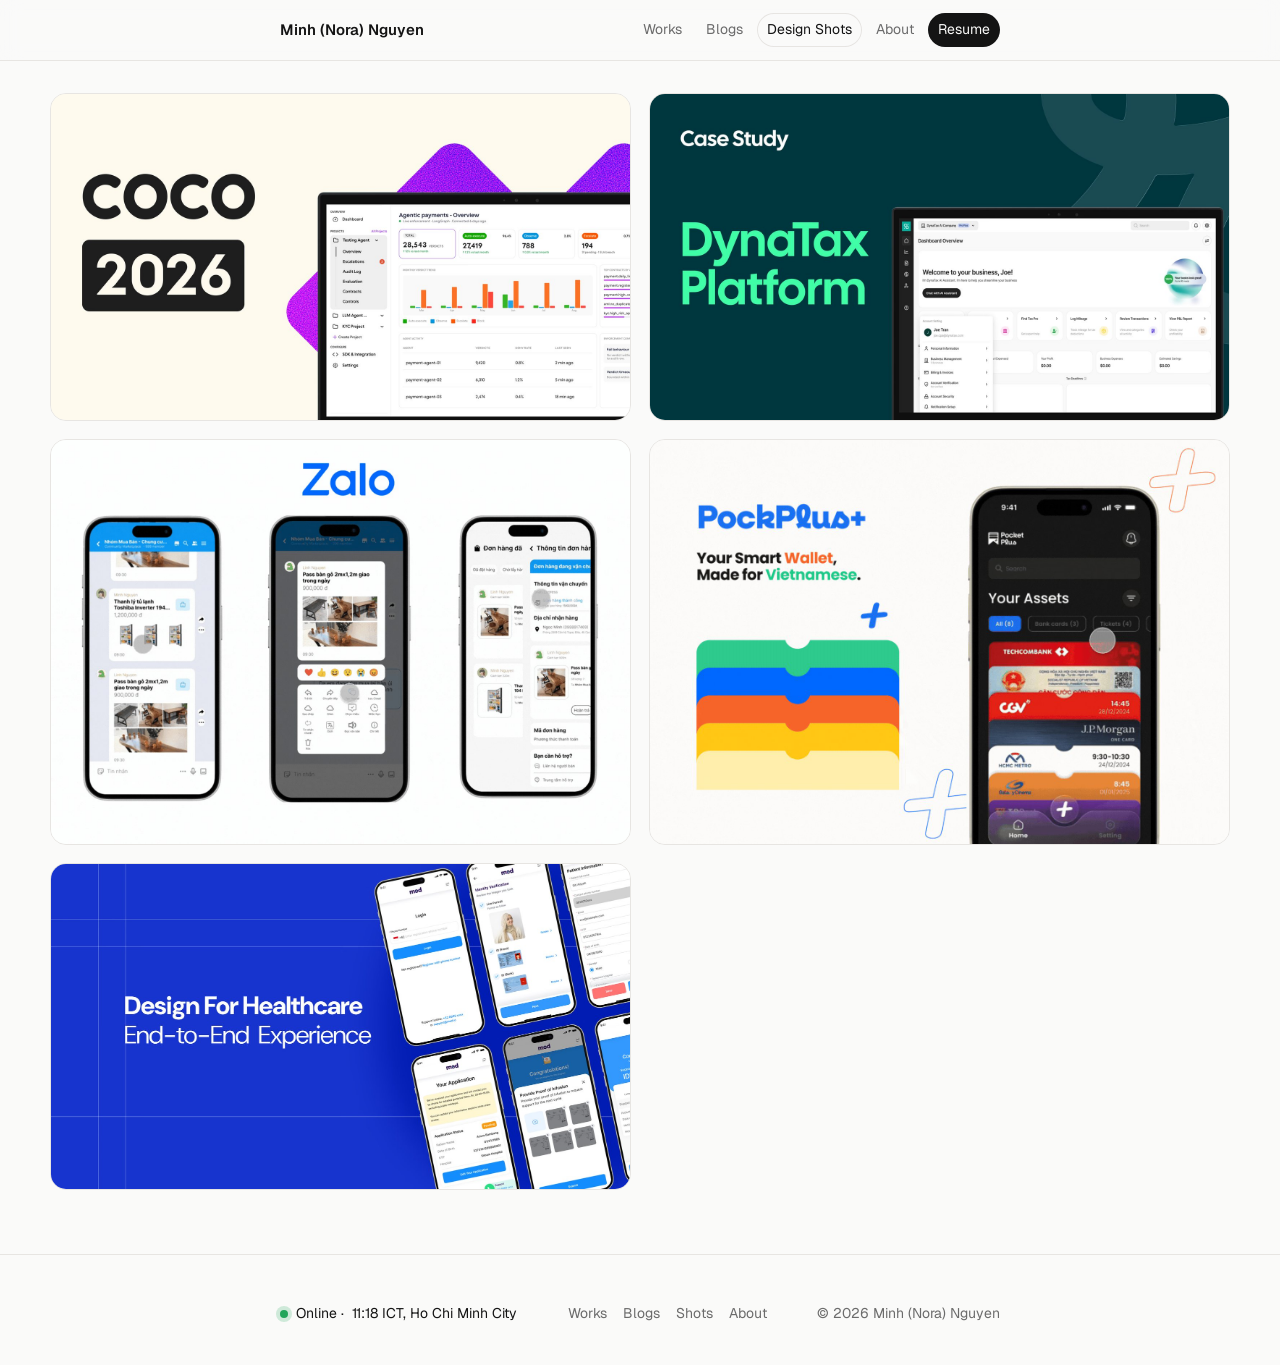
<file: shots/index.html>
<!DOCTYPE html>
<html lang="en">
<head>
<meta charset="utf-8">
<meta name="viewport" content="width=device-width, initial-scale=1">
<title>Design Shots · Minh (Nora) Nguyen</title>
<link rel="icon" type="image/webp" href="https://framerusercontent.com/images/r7KOQmPMssjx5nrZ70GzcocD2E8.webp?width=64&amp;height=64">
<link rel="apple-touch-icon" href="https://framerusercontent.com/images/r7KOQmPMssjx5nrZ70GzcocD2E8.webp?width=180&amp;height=180">
<meta name="description" content="Design shots by Minh (Nora) Nguyen.">
<link rel="preconnect" href="https://fonts.googleapis.com">
<link rel="preconnect" href="https://fonts.gstatic.com" crossorigin>
<link href="https://fonts.googleapis.com/css2?family=Geist:wght@400;500;600;700&family=Geist+Mono:wght@400;500&display=swap" rel="stylesheet">
<link rel="stylesheet" href="/assets/site.css">
</head>
<body>

<nav class="nav" aria-label="Main">
  <div class="col">
    <a class="brand" href="/">Minh (Nora) Nguyen</a>
    <button class="burger" type="button" aria-expanded="false" aria-controls="site-links" aria-label="Open menu"><span></span><span></span></button>
    <div class="links" id="site-links">
      <a href="/">Works</a>
      <a href="/blog/">Blogs</a>
      <a class="hide-sm" href="/shots/" aria-current="page">Design Shots</a>
      <a href="/about/">About</a>
      <a class="cta" href="/resume/">Resume</a>
    </div>
  </div>
</nav>
<main class="wide-col">
  <div class="shots">
    <a class="shot" href="/coco/"><img src="/thumbs/coco.jpg" width="1600" height="900" alt="Coco AI agentic payments dashboard" loading="lazy"><span class="label">Coco AI</span></a>
    <a class="shot" href="/dynatax/"><img src="/thumbs/dynatax.jpg" width="1600" height="900" alt="DynaTax Platform case study cover" loading="lazy"><span class="label">DynaTax Platform</span></a>
    <a class="shot" href="/zalo/"><video src="/thumbs/zalo.mp4" poster="/thumbs/zalo.jpg" width="1200" height="838" autoplay muted loop playsinline preload="metadata" aria-label="Animated walkthrough of Zalo community marketplace screens"></video><span class="label">Zalo Community Marketplace</span></a>
    <a class="shot" href="/pocketplus/"><video src="/thumbs/pocketplus.mp4" poster="/thumbs/pocketplus.jpg" width="1200" height="838" autoplay muted loop playsinline preload="metadata" aria-label="Animated walkthrough of the PockPlus smart wallet app"></video><span class="label">PockPlus+ Smart Wallet</span></a>
    <div class="shot"><img src="/thumbs/medscore.jpg" width="1600" height="899" alt="Med patient app screens" loading="lazy"><span class="label">Design for Healthcare</span></div>
  </div>
</main>

<footer>
  <div class="col">
    <span class="status"><i aria-hidden="true"></i>Online · <span id="clock">Ho Chi Minh City</span></span>
    <div class="flinks"><a href="/">Works</a><a href="/blog/">Blogs</a><a href="/shots/">Shots</a><a href="/about/">About</a></div>
    <span>© 2026 Minh (Nora) Nguyen</span>
  </div>
</footer>

<script>
(function(){
  var el=document.getElementById('clock');
  function tick(){
    try{
      var t=new Intl.DateTimeFormat('en-GB',{hour:'2-digit',minute:'2-digit',timeZone:'Asia/Ho_Chi_Minh'}).format(new Date());
      el.textContent=t+' ICT, Ho Chi Minh City';
    }catch(e){}
  }
  tick();setInterval(tick,30000);
})();
</script>
<script>
(function(){
  try{if(window.matchMedia('(prefers-reduced-motion: reduce)').matches){document.querySelectorAll('video[autoplay]').forEach(function(v){v.removeAttribute('autoplay');v.pause();});}}catch(e){}
})();
</script>
<script src="/assets/site.js" defer></script>
</body>
</html>
</file>
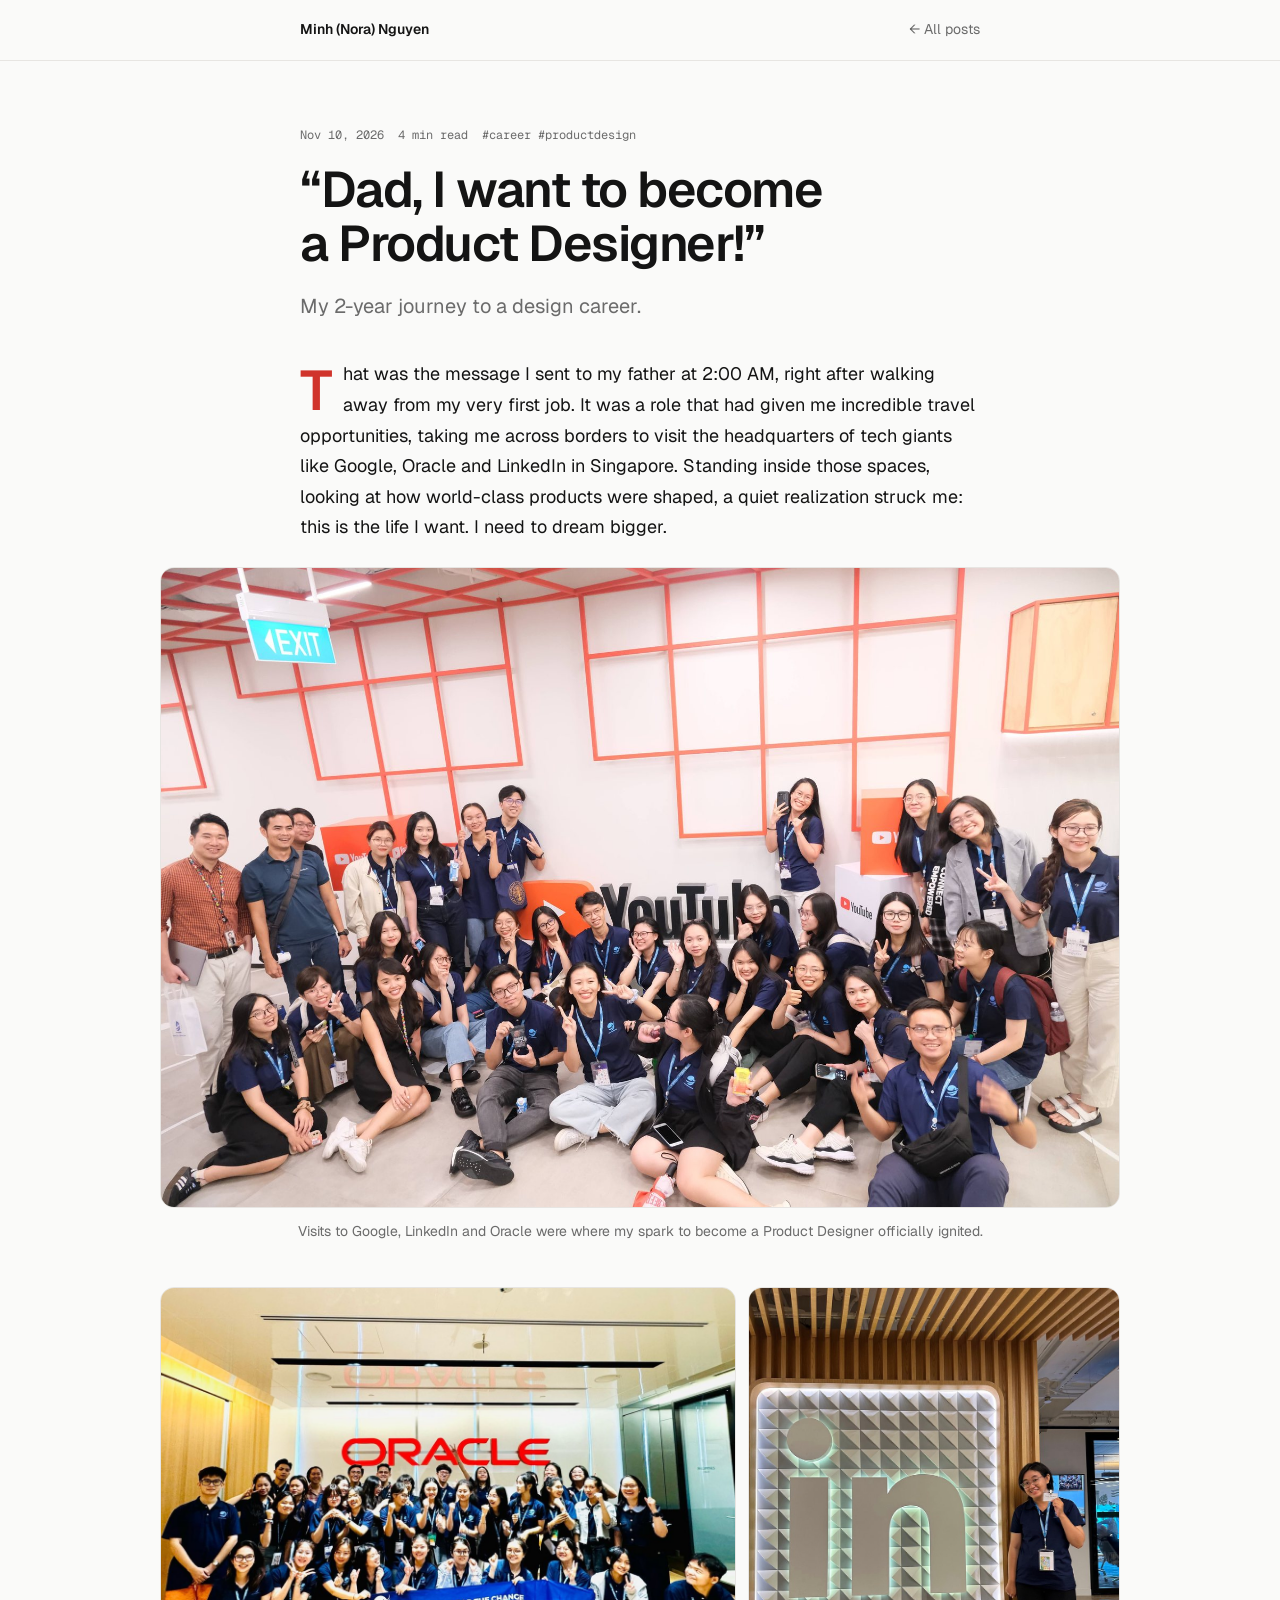
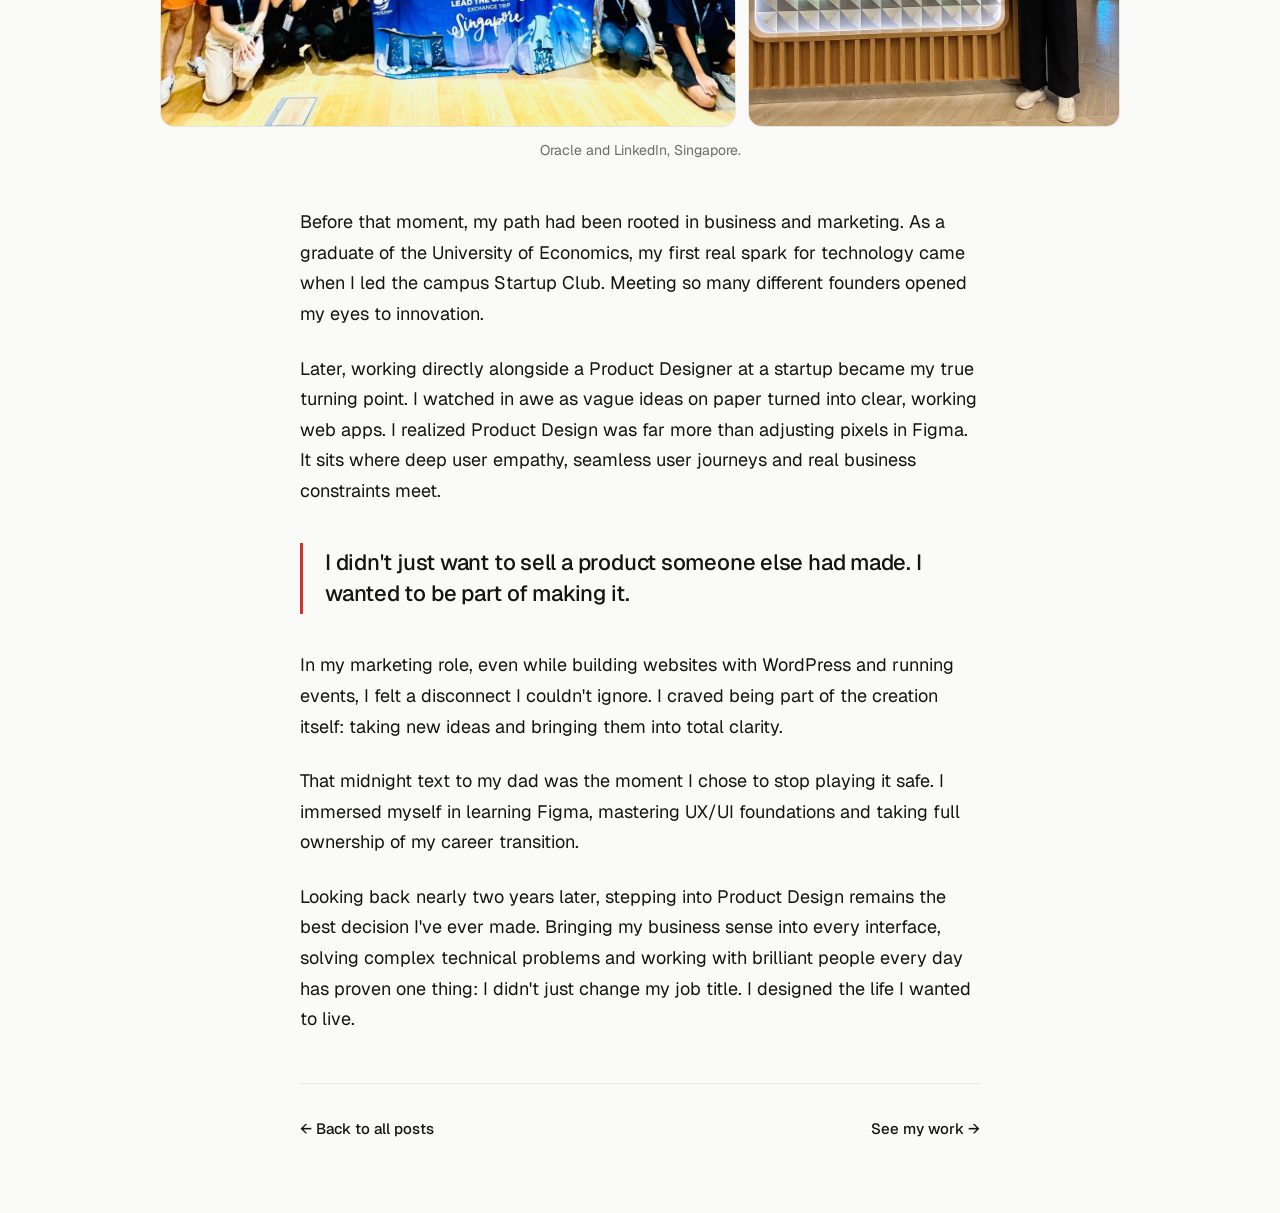
<file: blog/dad-i-want-to-become-a-product-designer/index.html>
<!DOCTYPE html>
<html lang="en">
<head>
<meta charset="utf-8">
<meta name="viewport" content="width=device-width, initial-scale=1">
<title>Dad, I Want to Become a Product Designer</title>
<link rel="icon" type="image/webp" href="https://framerusercontent.com/images/r7KOQmPMssjx5nrZ70GzcocD2E8.webp?width=64&amp;height=64">
<link rel="apple-touch-icon" href="https://framerusercontent.com/images/r7KOQmPMssjx5nrZ70GzcocD2E8.webp?width=180&amp;height=180">
<meta name="description" content="My 2-year journey from marketing to a product design career, by Minh (Nora) Nguyen.">
<link rel="preconnect" href="https://fonts.googleapis.com">
<link rel="preconnect" href="https://fonts.gstatic.com" crossorigin>
<link href="https://fonts.googleapis.com/css2?family=Geist:wght@400;500;600;700&family=Geist+Mono:wght@400;500&display=swap" rel="stylesheet">
<style>
:root{
  /* Same system as the landing page: single reading column, mono meta */
  --bg:#fafaf9;
  --surface:#ffffff;
  --ink:#141414;
  --muted:#6b6b6b;
  --line:#e7e5e2;
  --accent:#d0342c;
  --font-body:"Geist", "Segoe UI", system-ui, sans-serif;
  --font-mono:"Geist Mono", ui-monospace, "SFMono-Regular", monospace;
  color-scheme:light;
}
@media (prefers-color-scheme:dark){
  :root:not([data-theme="light"]){--bg:#111111;--surface:#191919;--ink:#f2f2f0;--muted:#9a9a96;--line:#2a2a28;--accent:#ff5a4f;color-scheme:dark}
}
:root[data-theme="dark"]{--bg:#111111;--surface:#191919;--ink:#f2f2f0;--muted:#9a9a96;--line:#2a2a28;--accent:#ff5a4f;color-scheme:dark}
*{box-sizing:border-box}
body{margin:0;background:var(--bg);color:var(--ink);font-family:var(--font-body);font-size:18px;line-height:1.7;-webkit-font-smoothing:antialiased}
a{color:inherit}
a:focus-visible{outline:2px solid var(--accent);outline-offset:3px;border-radius:4px}
img{max-width:100%;height:auto;display:block}
.col{width:min(680px,100% - 32px);margin-inline:auto}
.wide{width:min(960px,100% - 32px);margin-inline:auto}

.nav{border-bottom:1px solid var(--line)}
.nav .col{display:flex;align-items:center;justify-content:space-between;height:60px;font-size:14px}
.nav a{text-decoration:none;color:var(--muted)}
.nav a:hover{color:var(--ink)}
.nav .brand{color:var(--ink);font-weight:600}

header{padding:64px 0 36px}
.meta{font-family:var(--font-mono);font-size:12px;color:var(--muted);display:flex;gap:14px;flex-wrap:wrap;margin-bottom:18px}
.meta span{font-variant-numeric:tabular-nums}
h1{font-size:clamp(32px,5.4vw,50px);line-height:1.08;letter-spacing:-0.03em;font-weight:600;margin:0;text-wrap:balance}
h1 q{quotes:"\201C" "\201D"}
.dek{font-size:20px;color:var(--muted);margin:18px 0 0}

figure{margin:12px auto 44px}
figure img{border-radius:14px;border:1px solid var(--line)}
figcaption{font-size:14px;color:var(--muted);margin-top:12px;text-align:center}

article p{margin:0 0 24px;text-wrap:pretty}
article .lead::first-letter{font-size:3.1em;float:left;line-height:.9;font-weight:600;margin:6px 10px 0 0;color:var(--accent)}
.duo-row{display:grid;grid-template-columns:1.55fr 1fr;gap:12px}.duo-row img{width:100%;height:440px;object-fit:cover;border-radius:14px;border:1px solid var(--line)}@media (max-width:560px){.duo-row{grid-template-columns:1fr}.duo-row img{height:auto}}
blockquote{margin:36px 0;padding:4px 0 4px 22px;border-left:3px solid var(--accent);font-size:22px;line-height:1.45;font-weight:500;letter-spacing:-0.01em}

.end{border-top:1px solid var(--line);margin-top:48px;padding:32px 0 72px;display:flex;justify-content:space-between;flex-wrap:wrap;gap:16px;font-size:15px}
.end a{text-decoration:none;font-weight:500}
.end a:hover{color:var(--accent)}
</style>
</head>
<body>

<nav class="nav" aria-label="Main">
  <div class="col">
    <a class="brand" href="../../">Minh (Nora) Nguyen</a>
    <a href="/blog/">← All posts</a>
  </div>
</nav>

<header class="col">
  <div class="meta"><span>Nov 10, 2026</span><span>4 min read</span><span>#career #productdesign</span></div>
  <h1><q>Dad, I want to become a Product Designer!</q></h1>
  <p class="dek">My 2-year journey to a design career.</p>
</header>

<main>
  <article>
    <div class="col">
      <p class="lead">That was the message I sent to my father at 2:00 AM, right after walking away from my very first job. It was a role that had given me incredible travel opportunities, taking me across borders to visit the headquarters of tech giants like Google, Oracle and LinkedIn in Singapore. Standing inside those spaces, looking at how world-class products were shaped, a quiet realization struck me: this is the life I want. I need to dream bigger.</p>
    </div>

    <figure class="wide">
      <img src="singapore-tech-visit.jpg" width="1800" height="1200" alt="A large group in matching navy polo shirts and lanyards posing in front of the YouTube sign at a Google office in Singapore">
      <figcaption>Visits to Google, LinkedIn and Oracle were where my spark to become a Product Designer officially ignited.</figcaption>
    </figure>
    <figure class="wide duo">
      <div class="duo-row">
        <img src="oracle-singapore.jpg" width="1400" height="907" loading="lazy" alt="Exchange trip group photo in front of the Oracle sign in Singapore">
        <img src="linkedin-singapore.jpg" width="900" height="1200" loading="lazy" alt="Nora standing next to the LinkedIn logo wall at the LinkedIn office in Singapore">
      </div>
      <figcaption>Oracle and LinkedIn, Singapore.</figcaption>
    </figure>

    <div class="col">
      <p>Before that moment, my path had been rooted in business and marketing. As a graduate of the University of Economics, my first real spark for technology came when I led the campus Startup Club. Meeting so many different founders opened my eyes to innovation.</p>
      <p>Later, working directly alongside a Product Designer at a startup became my true turning point. I watched in awe as vague ideas on paper turned into clear, working web apps. I realized Product Design was far more than adjusting pixels in Figma. It sits where deep user empathy, seamless user journeys and real business constraints meet.</p>

      <blockquote>I didn't just want to sell a product someone else had made. I wanted to be part of making it.</blockquote>

      <p>In my marketing role, even while building websites with WordPress and running events, I felt a disconnect I couldn't ignore. I craved being part of the creation itself: taking new ideas and bringing them into total clarity.</p>
      <p>That midnight text to my dad was the moment I chose to stop playing it safe. I immersed myself in learning Figma, mastering UX/UI foundations and taking full ownership of my career transition.</p>
      <p>Looking back nearly two years later, stepping into Product Design remains the best decision I've ever made. Bringing my business sense into every interface, solving complex technical problems and working with brilliant people every day has proven one thing: I didn't just change my job title. I designed the life I wanted to live.</p>
    </div>
  </article>

  <div class="col end">
    <a href="/blog/">← Back to all posts</a>
    <a href="/">See my work →</a>
  </div>
</main>

</body>
</html>
</file>
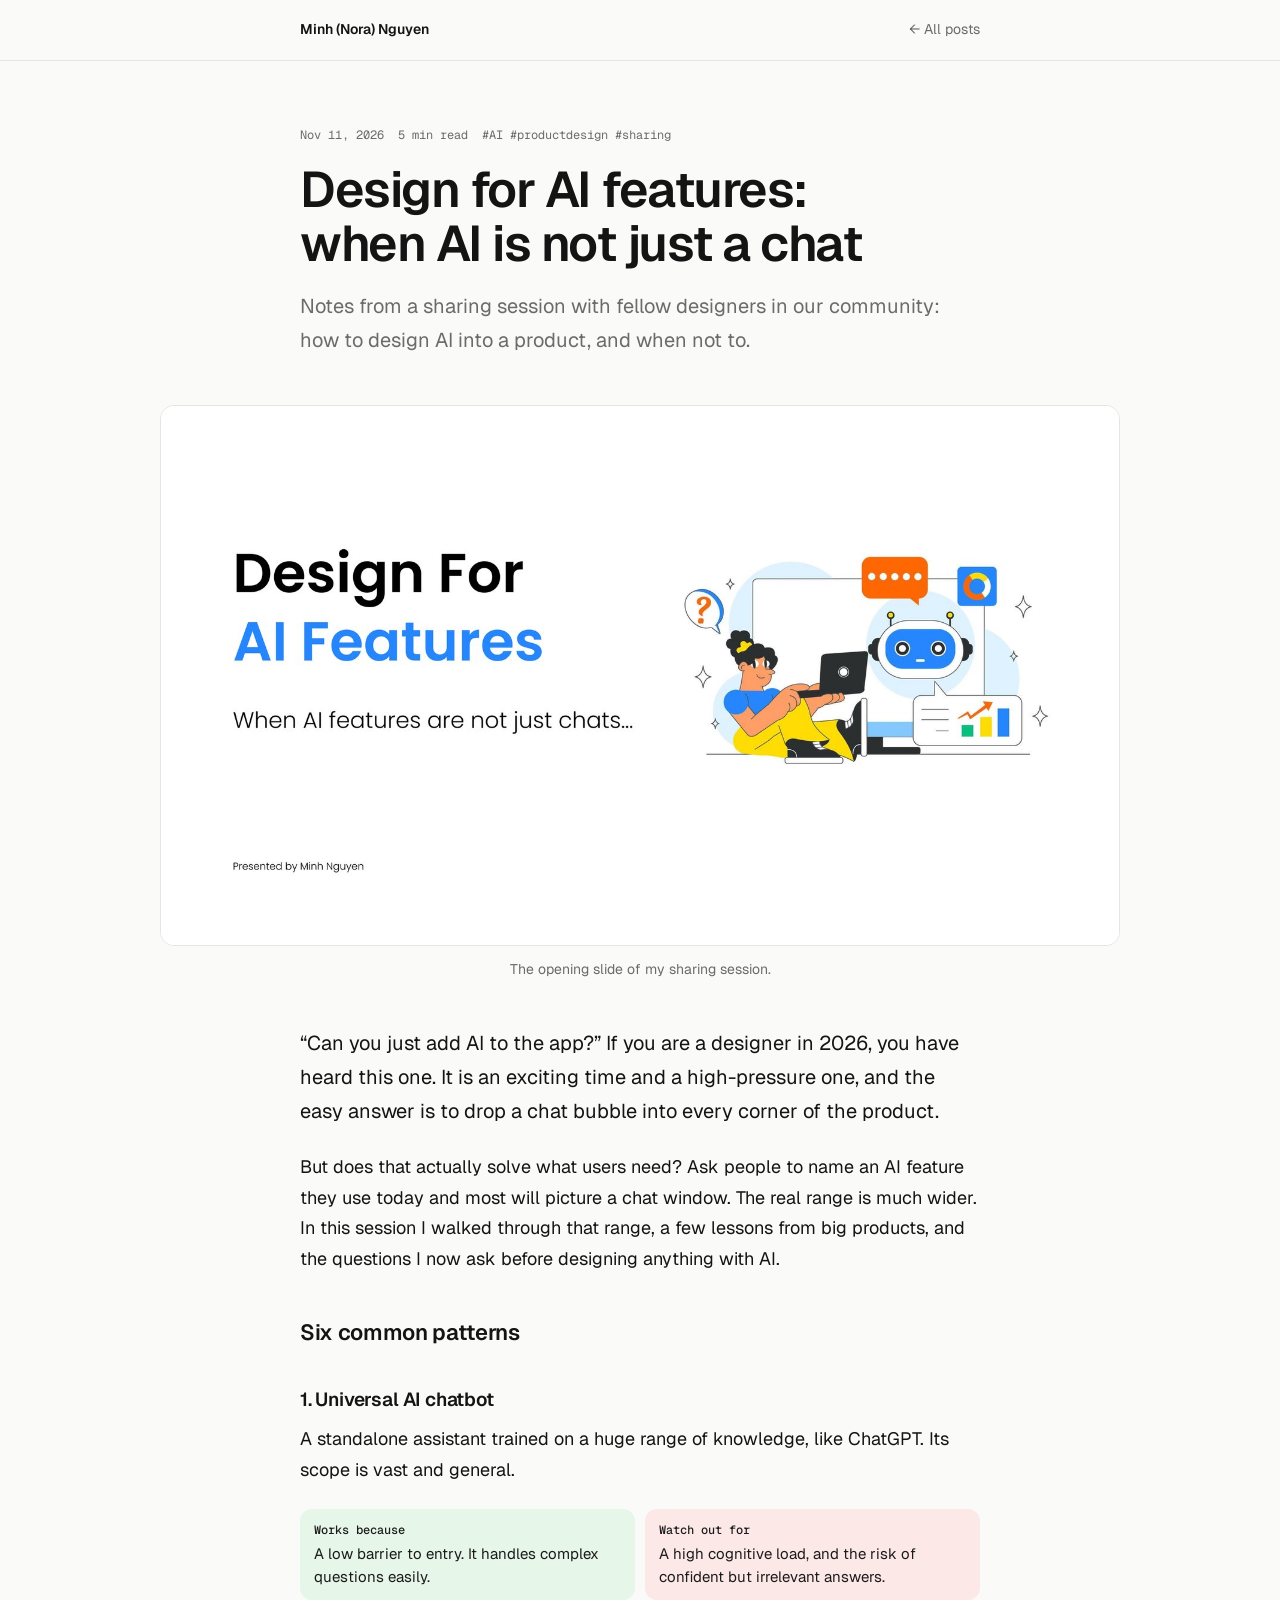
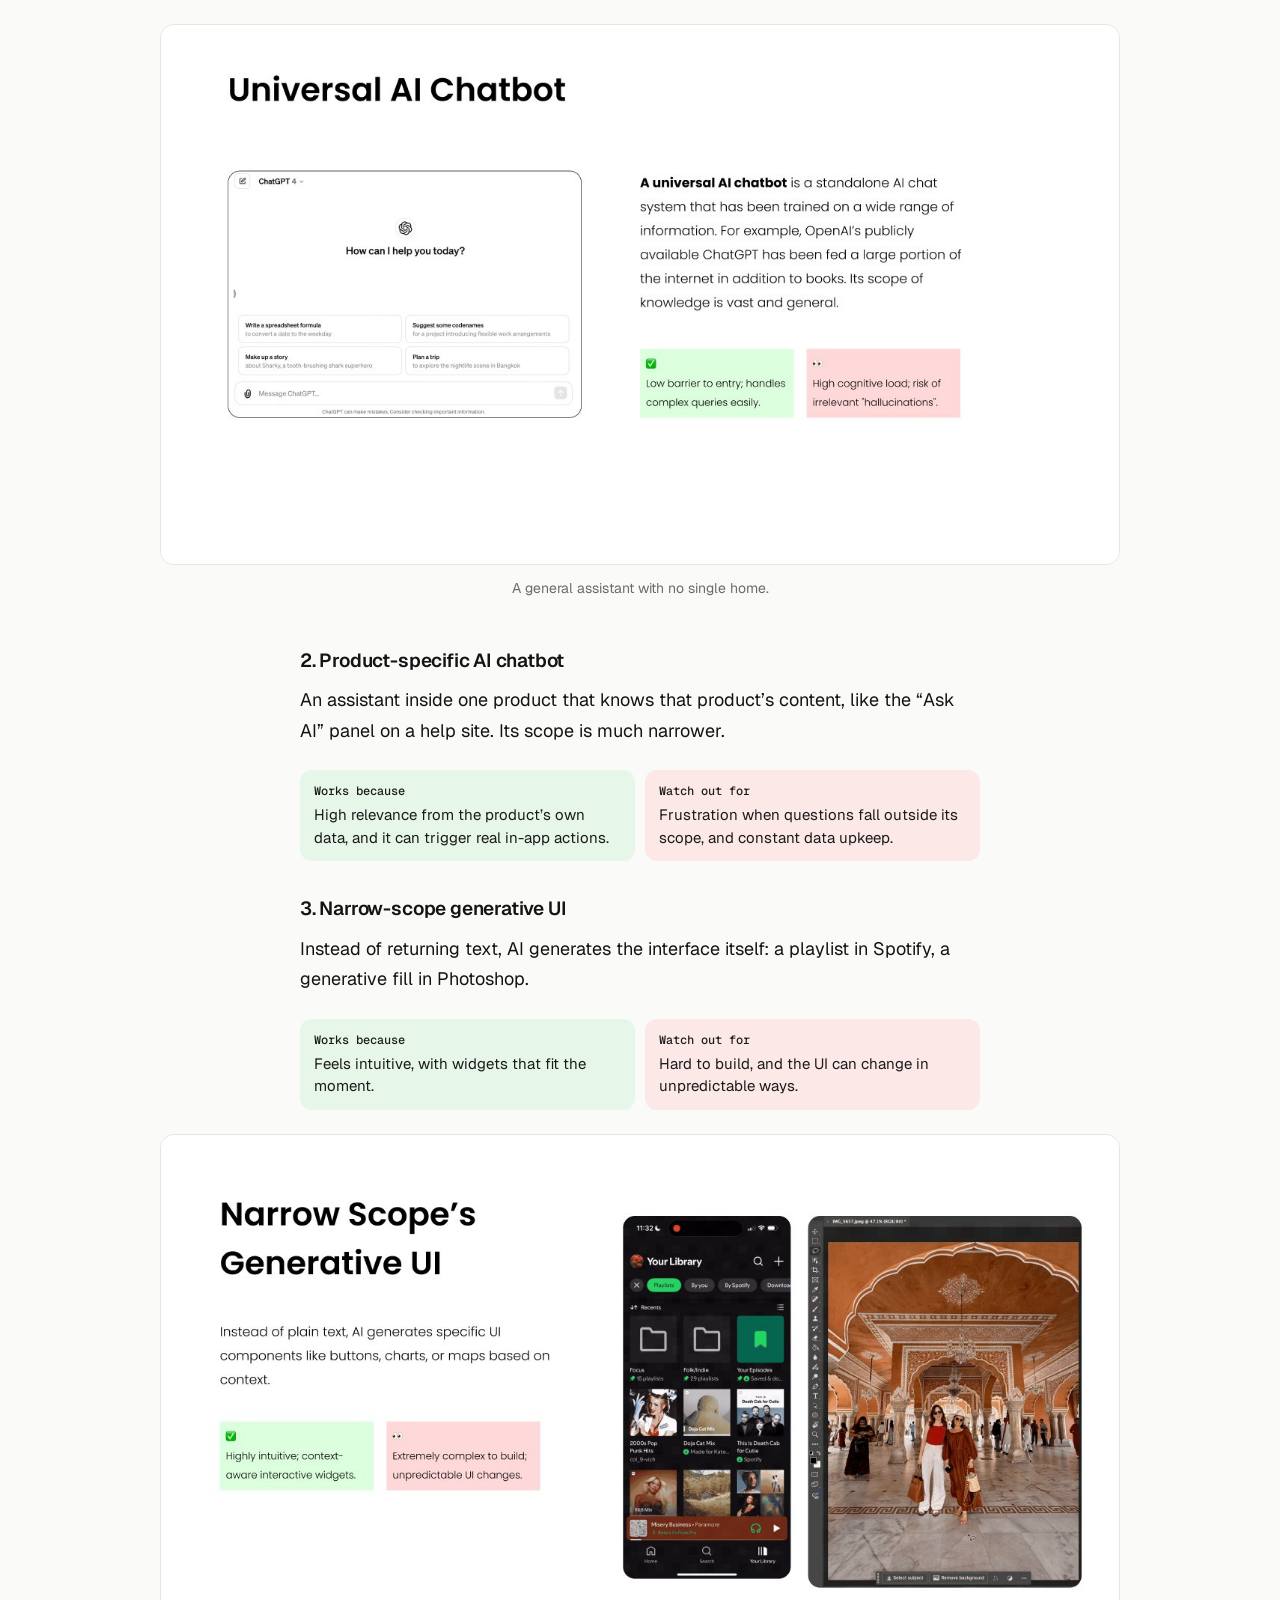
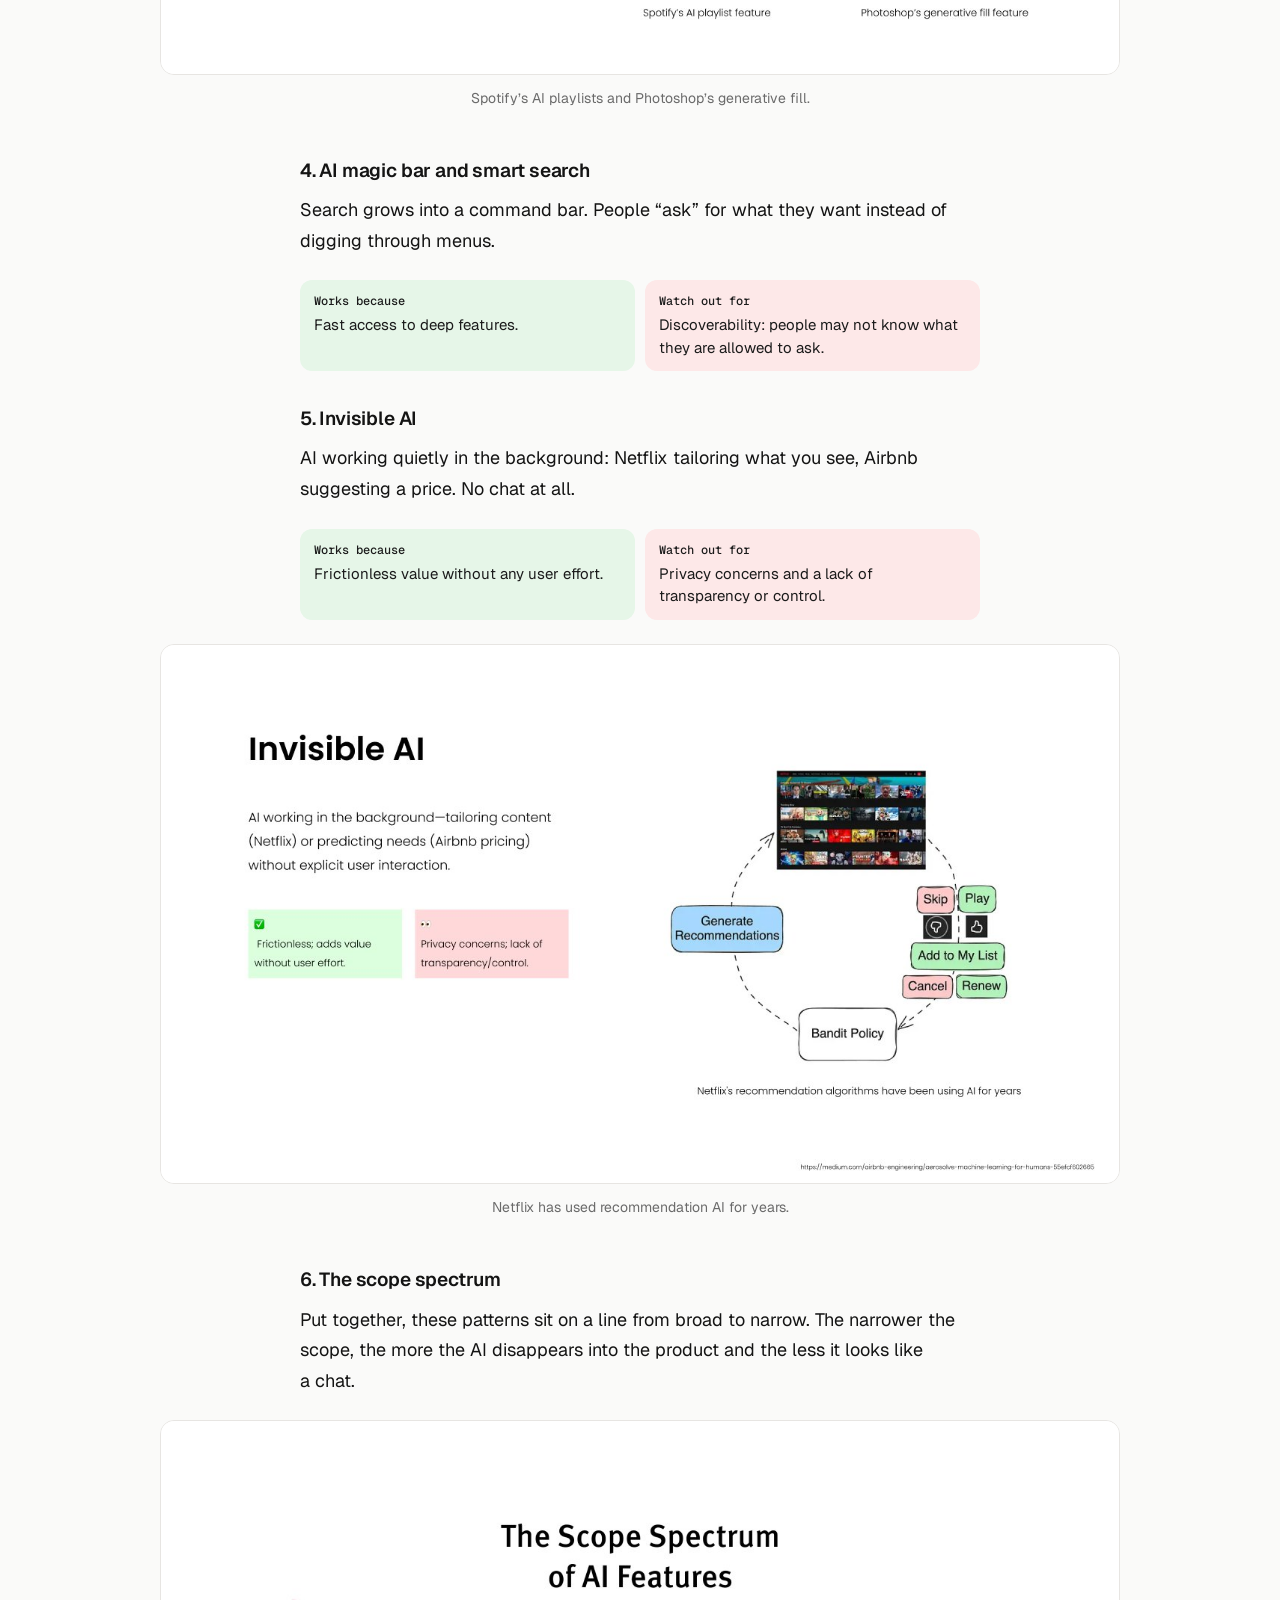
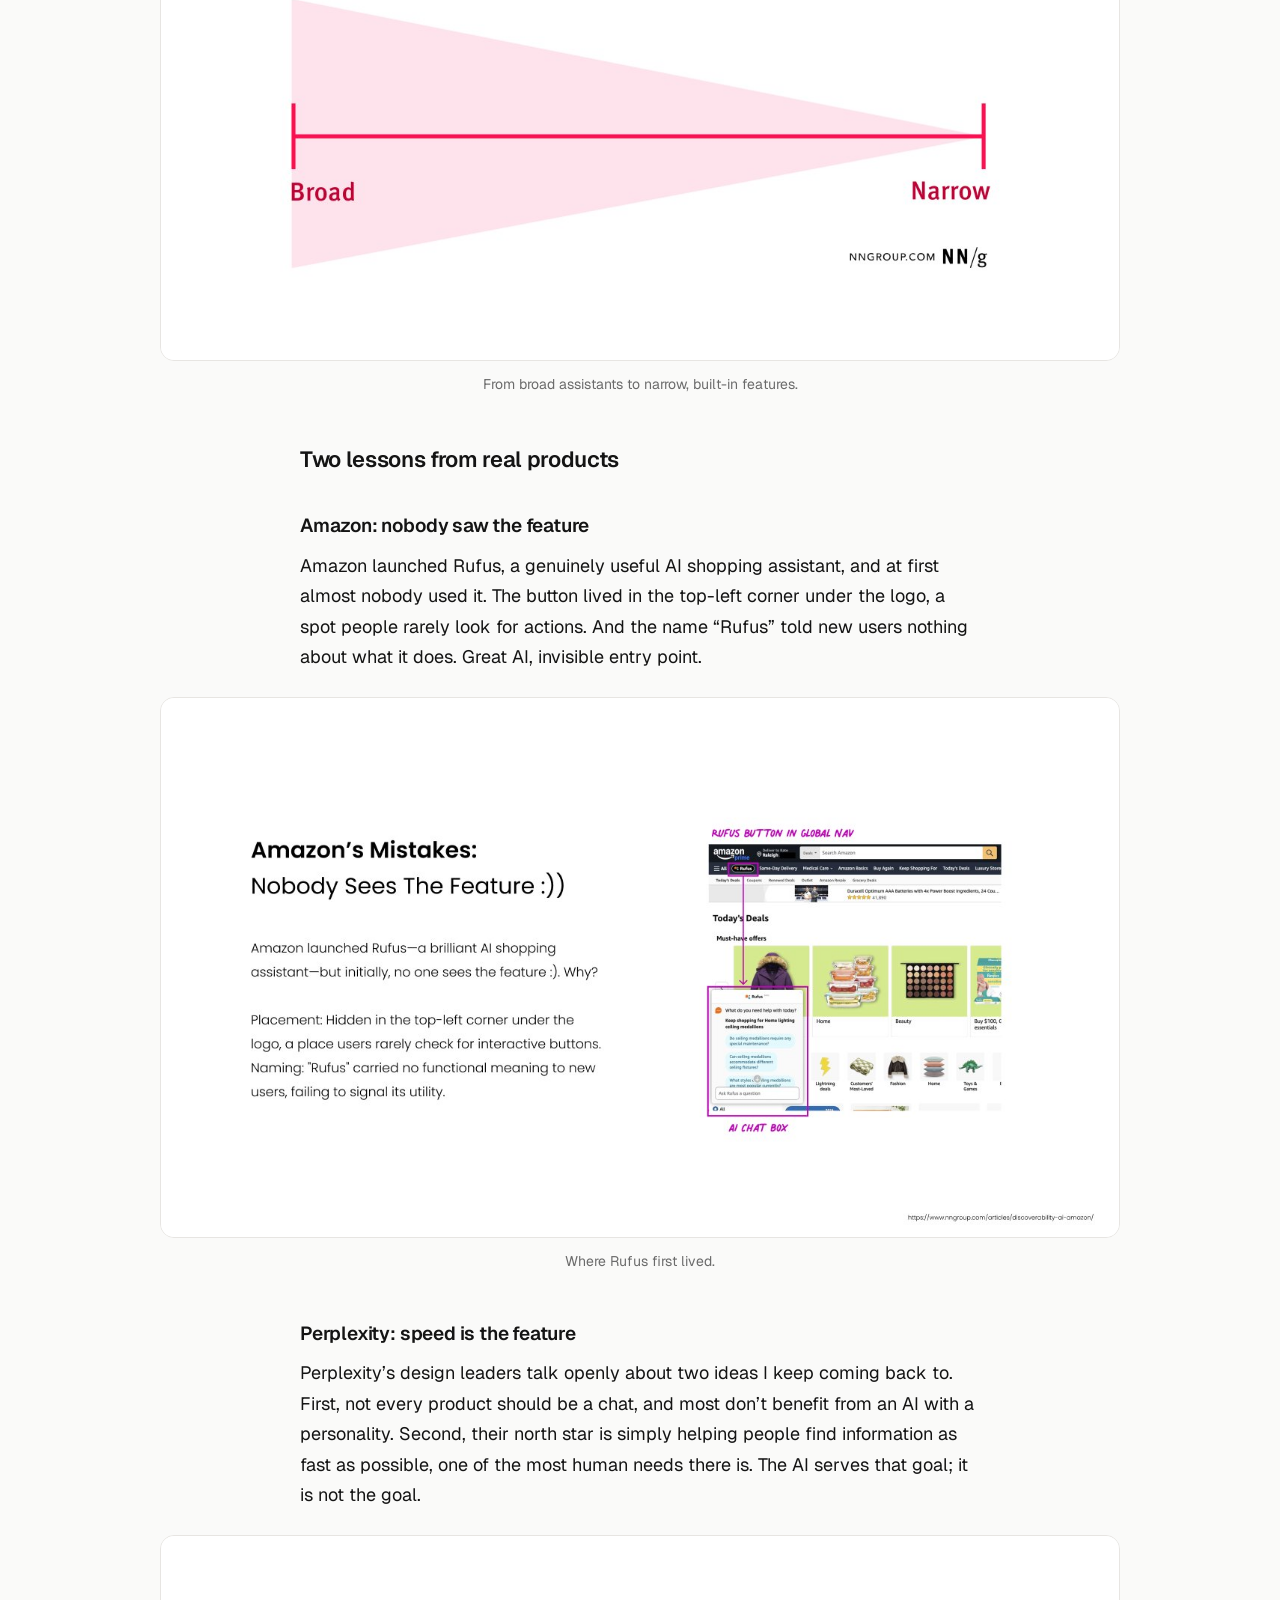
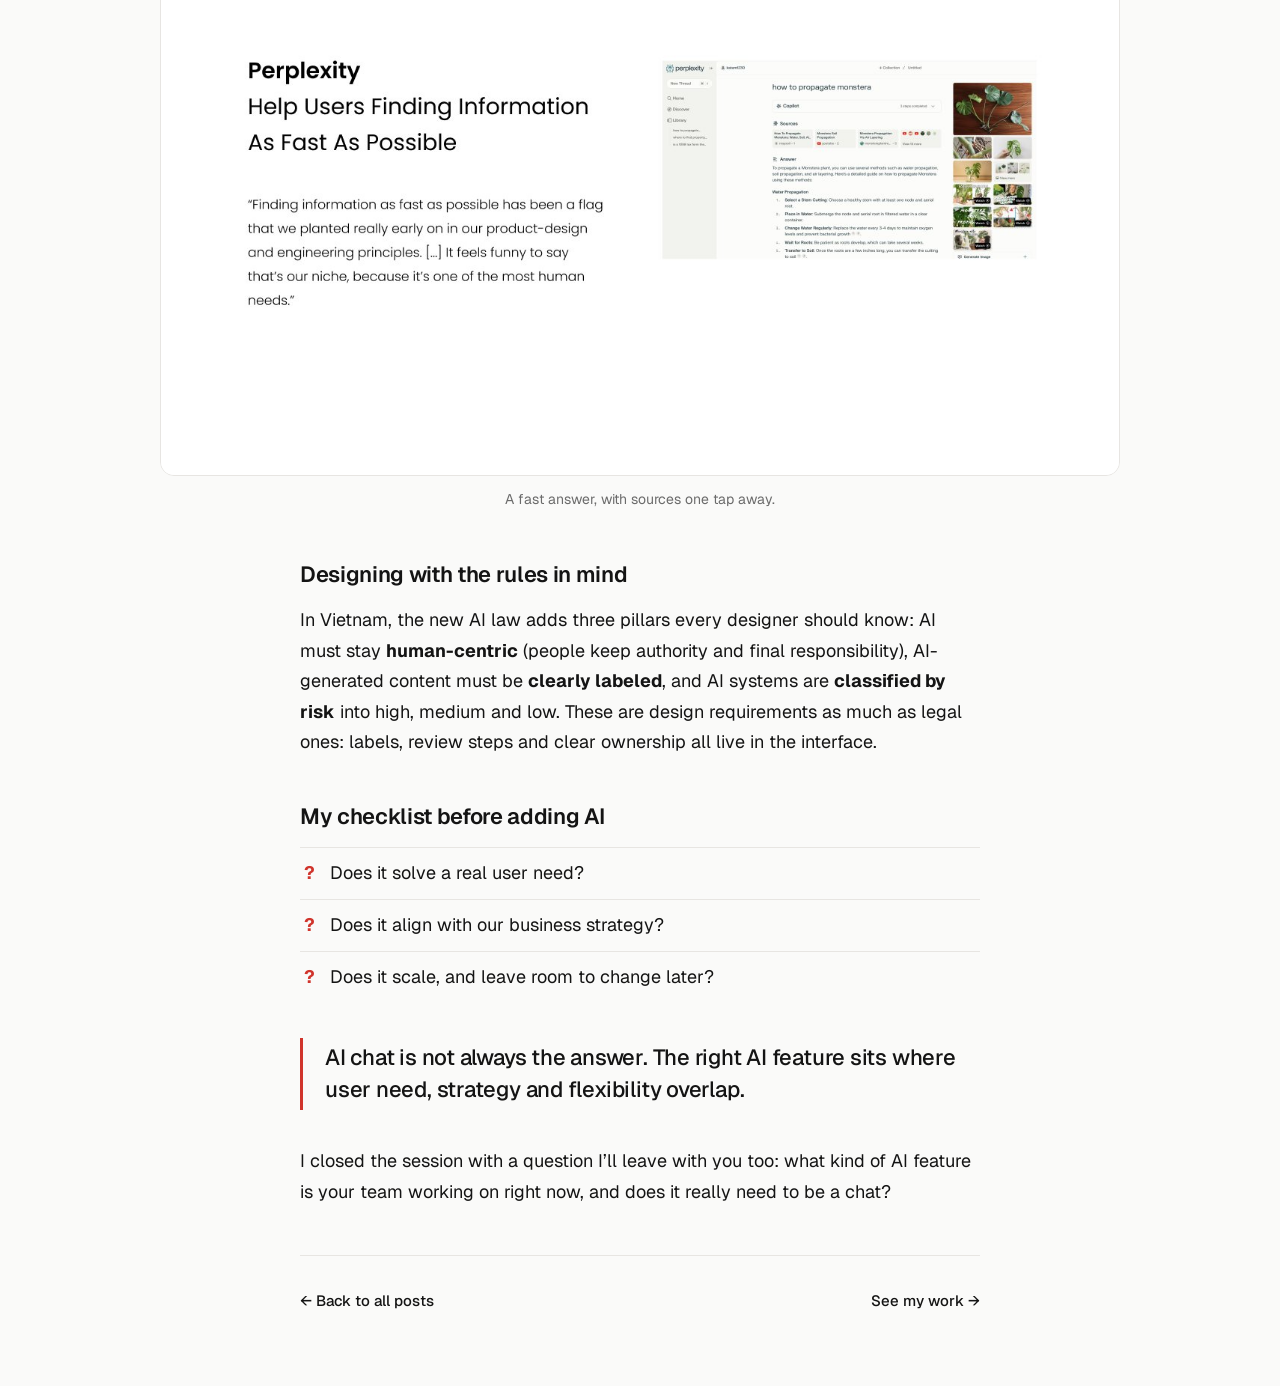
<file: blog/design-for-ai-features/index.html>
<!DOCTYPE html>
<html lang="en">
<head>
<meta charset="utf-8">
<meta name="viewport" content="width=device-width, initial-scale=1">
<title>Design for AI Features</title>
<link rel="icon" type="image/webp" href="https://framerusercontent.com/images/r7KOQmPMssjx5nrZ70GzcocD2E8.webp?width=64&amp;height=64">
<link rel="apple-touch-icon" href="https://framerusercontent.com/images/r7KOQmPMssjx5nrZ70GzcocD2E8.webp?width=180&amp;height=180">
<meta name="description" content="When AI features are not just chats: six patterns for designing AI into products, lessons from Amazon and Perplexity, and a checklist for designers.">
<link rel="preconnect" href="https://fonts.googleapis.com">
<link rel="preconnect" href="https://fonts.gstatic.com" crossorigin>
<link href="https://fonts.googleapis.com/css2?family=Geist:wght@400;500;600;700&family=Geist+Mono:wght@400;500&display=swap" rel="stylesheet">
<style>
:root{
  /* Same system as the landing page: single reading column, mono meta */
  --bg:#fafaf9;
  --surface:#ffffff;
  --ink:#141414;
  --muted:#6b6b6b;
  --line:#e7e5e2;
  --accent:#d0342c;
  --font-body:"Geist", "Segoe UI", system-ui, sans-serif;
  --font-mono:"Geist Mono", ui-monospace, "SFMono-Regular", monospace;
  color-scheme:light;
}
@media (prefers-color-scheme:dark){
  :root:not([data-theme="light"]){--bg:#111111;--surface:#191919;--ink:#f2f2f0;--muted:#9a9a96;--line:#2a2a28;--accent:#ff5a4f;color-scheme:dark}
}
:root[data-theme="dark"]{--bg:#111111;--surface:#191919;--ink:#f2f2f0;--muted:#9a9a96;--line:#2a2a28;--accent:#ff5a4f;color-scheme:dark}
*{box-sizing:border-box}
body{margin:0;background:var(--bg);color:var(--ink);font-family:var(--font-body);font-size:18px;line-height:1.7;-webkit-font-smoothing:antialiased}
a{color:inherit}
a:focus-visible{outline:2px solid var(--accent);outline-offset:3px;border-radius:4px}
img{max-width:100%;height:auto;display:block}
.col{width:min(680px,100% - 32px);margin-inline:auto}
.wide{width:min(960px,100% - 32px);margin-inline:auto}

.nav{border-bottom:1px solid var(--line)}
.nav .col{display:flex;align-items:center;justify-content:space-between;height:60px;font-size:14px}
.nav a{text-decoration:none;color:var(--muted)}
.nav a:hover{color:var(--ink)}
.nav .brand{color:var(--ink);font-weight:600}

header{padding:64px 0 36px}
.meta{font-family:var(--font-mono);font-size:12px;color:var(--muted);display:flex;gap:14px;flex-wrap:wrap;margin-bottom:18px}
.meta span{font-variant-numeric:tabular-nums}
h1{font-size:clamp(32px,5.4vw,50px);line-height:1.08;letter-spacing:-0.03em;font-weight:600;margin:0;text-wrap:balance}
h1 q{quotes:"\201C" "\201D"}
.dek{font-size:20px;color:var(--muted);margin:18px 0 0}

figure{margin:12px auto 44px}
figure img{border-radius:14px;border:1px solid var(--line)}
figcaption{font-size:14px;color:var(--muted);margin-top:12px;text-align:center}

article p{margin:0 0 24px;text-wrap:pretty}
article .lead::first-letter{font-size:3.1em;float:left;line-height:.9;font-weight:600;margin:6px 10px 0 0;color:var(--accent)}
article h2{font-size:22px;font-weight:600;letter-spacing:-0.015em;margin:40px 0 12px}
.cmp{display:grid;grid-template-columns:1fr 1fr;gap:10px;margin:0 0 24px}.cmp div{border-radius:12px;padding:12px 14px;font-size:15px;line-height:1.5;color:#1b1b1b}.cmp .pro{background:#e6f6e8}.cmp .con{background:#fde8e8}.cmp b{display:block;font-size:12px;font-family:var(--font-mono);font-weight:500;margin-bottom:4px}
article h3{font-size:19px;font-weight:600;margin:32px 0 8px;letter-spacing:-0.01em}
.check{list-style:none;padding:0;margin:0 0 24px}.check li{padding:10px 0 10px 30px;border-top:1px solid var(--line);position:relative}.check li::before{content:"?";position:absolute;left:4px;top:10px;font-weight:700;color:var(--accent)}
@media (max-width:560px){.cmp{grid-template-columns:1fr}}
blockquote{margin:36px 0;padding:4px 0 4px 22px;border-left:3px solid var(--accent);font-size:22px;line-height:1.45;font-weight:500;letter-spacing:-0.01em}

.end{border-top:1px solid var(--line);margin-top:48px;padding:32px 0 72px;display:flex;justify-content:space-between;flex-wrap:wrap;gap:16px;font-size:15px}
.end a{text-decoration:none;font-weight:500}
.end a:hover{color:var(--accent)}
article .lead::first-letter{font-size:inherit;float:none;margin:0;color:inherit;font-weight:inherit;line-height:inherit}
article .lead{font-size:20px;color:var(--ink)}
</style>
</head>
<body>

<nav class="nav" aria-label="Main">
  <div class="col">
    <a class="brand" href="../../">Minh (Nora) Nguyen</a>
    <a href="/blog/">← All posts</a>
  </div>
</nav>

<header class="col">
  <div class="meta"><span>Nov 11, 2026</span><span>5 min read</span><span>#AI #productdesign #sharing</span></div>
  <h1>Design for AI features: when AI is not just a chat</h1>
  <p class="dek">Notes from a sharing session with fellow designers in our community: how to design AI into a product, and when not to.</p>
</header>

<main>
  <article>
    <figure class="wide"><img src="cover.jpg" width="1600" height="900" alt="Slide: Design for AI Features, when AI features are not just chats"><figcaption>The opening slide of my sharing session.</figcaption></figure>

    <div class="col">
      <p class="lead">“Can you just add AI to the app?” If you are a designer in 2026, you have heard this one. It is an exciting time and a high-pressure one, and the easy answer is to drop a chat bubble into every corner of the product.</p>
      <p>But does that actually solve what users need? Ask people to name an AI feature they use today and most will picture a chat window. The real range is much wider. In this session I walked through that range, a few lessons from big products, and the questions I now ask before designing anything with AI.</p>

      <h2>Six common patterns</h2>

      <h3>1. Universal AI chatbot</h3>
      <p>A standalone assistant trained on a huge range of knowledge, like ChatGPT. Its scope is vast and general.</p>
      <div class="cmp"><div class="pro"><b>Works because</b>A low barrier to entry. It handles complex questions easily.</div><div class="con"><b>Watch out for</b>A high cognitive load, and the risk of confident but irrelevant answers.</div></div>
    </div>
    <figure class="wide">
      <img src="universal-chatbot.jpg" width="1280" height="720" loading="lazy" alt="Slide: Universal AI chatbot">
      <figcaption>A general assistant with no single home.</figcaption>
    </figure>

    <div class="col">
      <h3>2. Product-specific AI chatbot</h3>
      <p>An assistant inside one product that knows that product’s content, like the “Ask AI” panel on a help site. Its scope is much narrower.</p>
      <div class="cmp"><div class="pro"><b>Works because</b>High relevance from the product’s own data, and it can trigger real in-app actions.</div><div class="con"><b>Watch out for</b>Frustration when questions fall outside its scope, and constant data upkeep.</div></div>

      <h3>3. Narrow-scope generative UI</h3>
      <p>Instead of returning text, AI generates the interface itself: a playlist in Spotify, a generative fill in Photoshop.</p>
      <div class="cmp"><div class="pro"><b>Works because</b>Feels intuitive, with widgets that fit the moment.</div><div class="con"><b>Watch out for</b>Hard to build, and the UI can change in unpredictable ways.</div></div>
    </div>
    <figure class="wide">
      <img src="generative-ui.jpg" width="1280" height="720" loading="lazy" alt="Slide: Narrow scope generative UI with Spotify and Photoshop examples">
      <figcaption>Spotify’s AI playlists and Photoshop’s generative fill.</figcaption>
    </figure>

    <div class="col">
      <h3>4. AI magic bar and smart search</h3>
      <p>Search grows into a command bar. People “ask” for what they want instead of digging through menus.</p>
      <div class="cmp"><div class="pro"><b>Works because</b>Fast access to deep features.</div><div class="con"><b>Watch out for</b>Discoverability: people may not know what they are allowed to ask.</div></div>

      <h3>5. Invisible AI</h3>
      <p>AI working quietly in the background: Netflix tailoring what you see, Airbnb suggesting a price. No chat at all.</p>
      <div class="cmp"><div class="pro"><b>Works because</b>Frictionless value without any user effort.</div><div class="con"><b>Watch out for</b>Privacy concerns and a lack of transparency or control.</div></div>
    </div>
    <figure class="wide">
      <img src="invisible-ai.jpg" width="1280" height="720" loading="lazy" alt="Slide: Invisible AI with Netflix recommendation loop">
      <figcaption>Netflix has used recommendation AI for years.</figcaption>
    </figure>

    <div class="col">
      <h3>6. The scope spectrum</h3>
      <p>Put together, these patterns sit on a line from broad to narrow. The narrower the scope, the more the AI disappears into the product and the less it looks like a chat.</p>
    </div>
    <figure class="wide">
      <img src="scope-spectrum.jpg" width="1280" height="720" loading="lazy" alt="Slide: The scope spectrum of AI features, from broad to narrow">
      <figcaption>From broad assistants to narrow, built-in features.</figcaption>
    </figure>

    <div class="col">
      <h2>Two lessons from real products</h2>
      <h3>Amazon: nobody saw the feature</h3>
      <p>Amazon launched Rufus, a genuinely useful AI shopping assistant, and at first almost nobody used it. The button lived in the top-left corner under the logo, a spot people rarely look for actions. And the name “Rufus” told new users nothing about what it does. Great AI, invisible entry point.</p>
    </div>
    <figure class="wide">
      <img src="amazon-rufus.jpg" width="1280" height="720" loading="lazy" alt="Slide: Amazon Rufus button hidden in the global nav">
      <figcaption>Where Rufus first lived.</figcaption>
    </figure>

    <div class="col">
      <h3>Perplexity: speed is the feature</h3>
      <p>Perplexity’s design leaders talk openly about two ideas I keep coming back to. First, not every product should be a chat, and most don’t benefit from an AI with a personality. Second, their north star is simply helping people find information as fast as possible, one of the most human needs there is. The AI serves that goal; it is not the goal.</p>
    </div>
    <figure class="wide">
      <img src="perplexity.jpg" width="1280" height="720" loading="lazy" alt="Slide: Perplexity, help users find information as fast as possible">
      <figcaption>A fast answer, with sources one tap away.</figcaption>
    </figure>

    <div class="col">
      <h2>Designing with the rules in mind</h2>
      <p>In Vietnam, the new AI law adds three pillars every designer should know: AI must stay <b>human-centric</b> (people keep authority and final responsibility), AI-generated content must be <b>clearly labeled</b>, and AI systems are <b>classified by risk</b> into high, medium and low. These are design requirements as much as legal ones: labels, review steps and clear ownership all live in the interface.</p>

      <h2>My checklist before adding AI</h2>
      <ul class="check">
        <li>Does it solve a real user need?</li>
        <li>Does it align with our business strategy?</li>
        <li>Does it scale, and leave room to change later?</li>
      </ul>
      <blockquote>AI chat is not always the answer. The right AI feature sits where user need, strategy and flexibility overlap.</blockquote>
      <p>I closed the session with a question I’ll leave with you too: what kind of AI feature is your team working on right now, and does it really need to be a chat?</p>
    </div>
  </article>

  <div class="col end">
    <a href="/blog/">← Back to all posts</a>
    <a href="/">See my work →</a>
  </div>
</main>

</body>
</html>
</file>
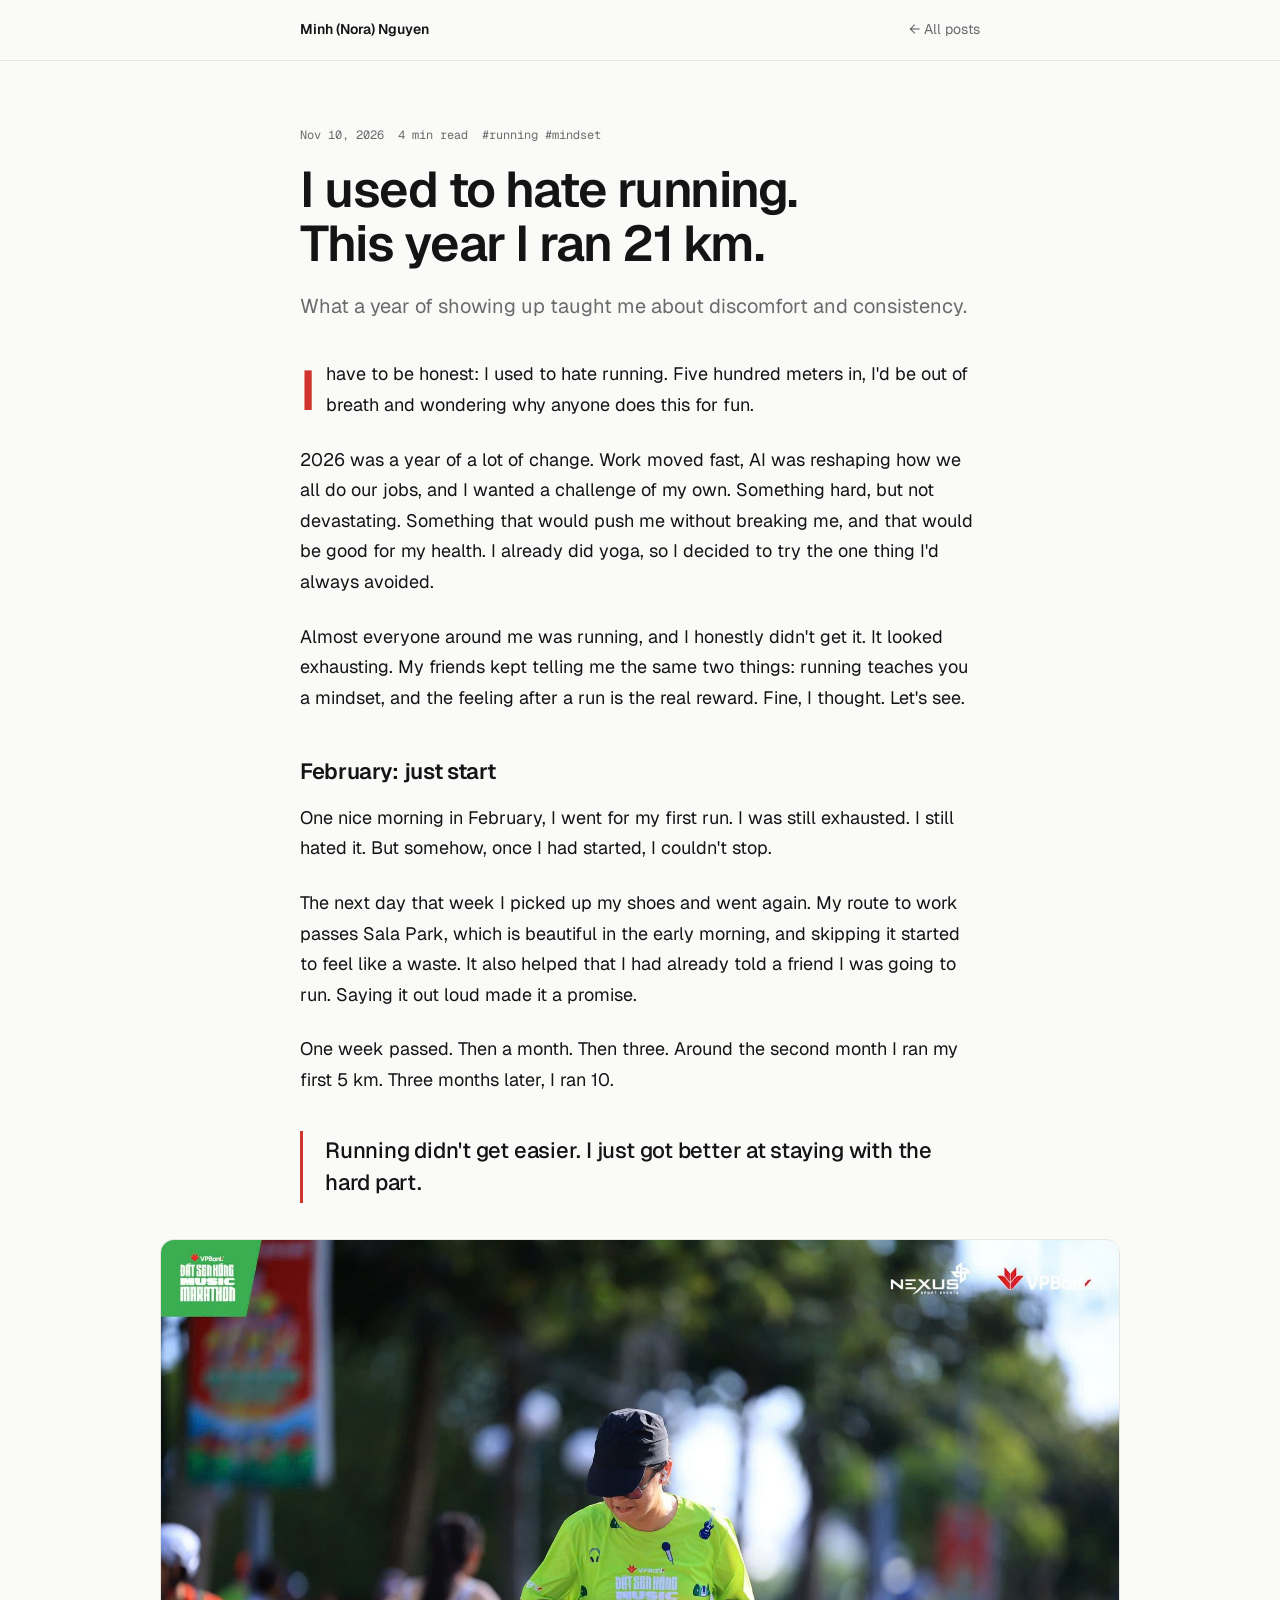
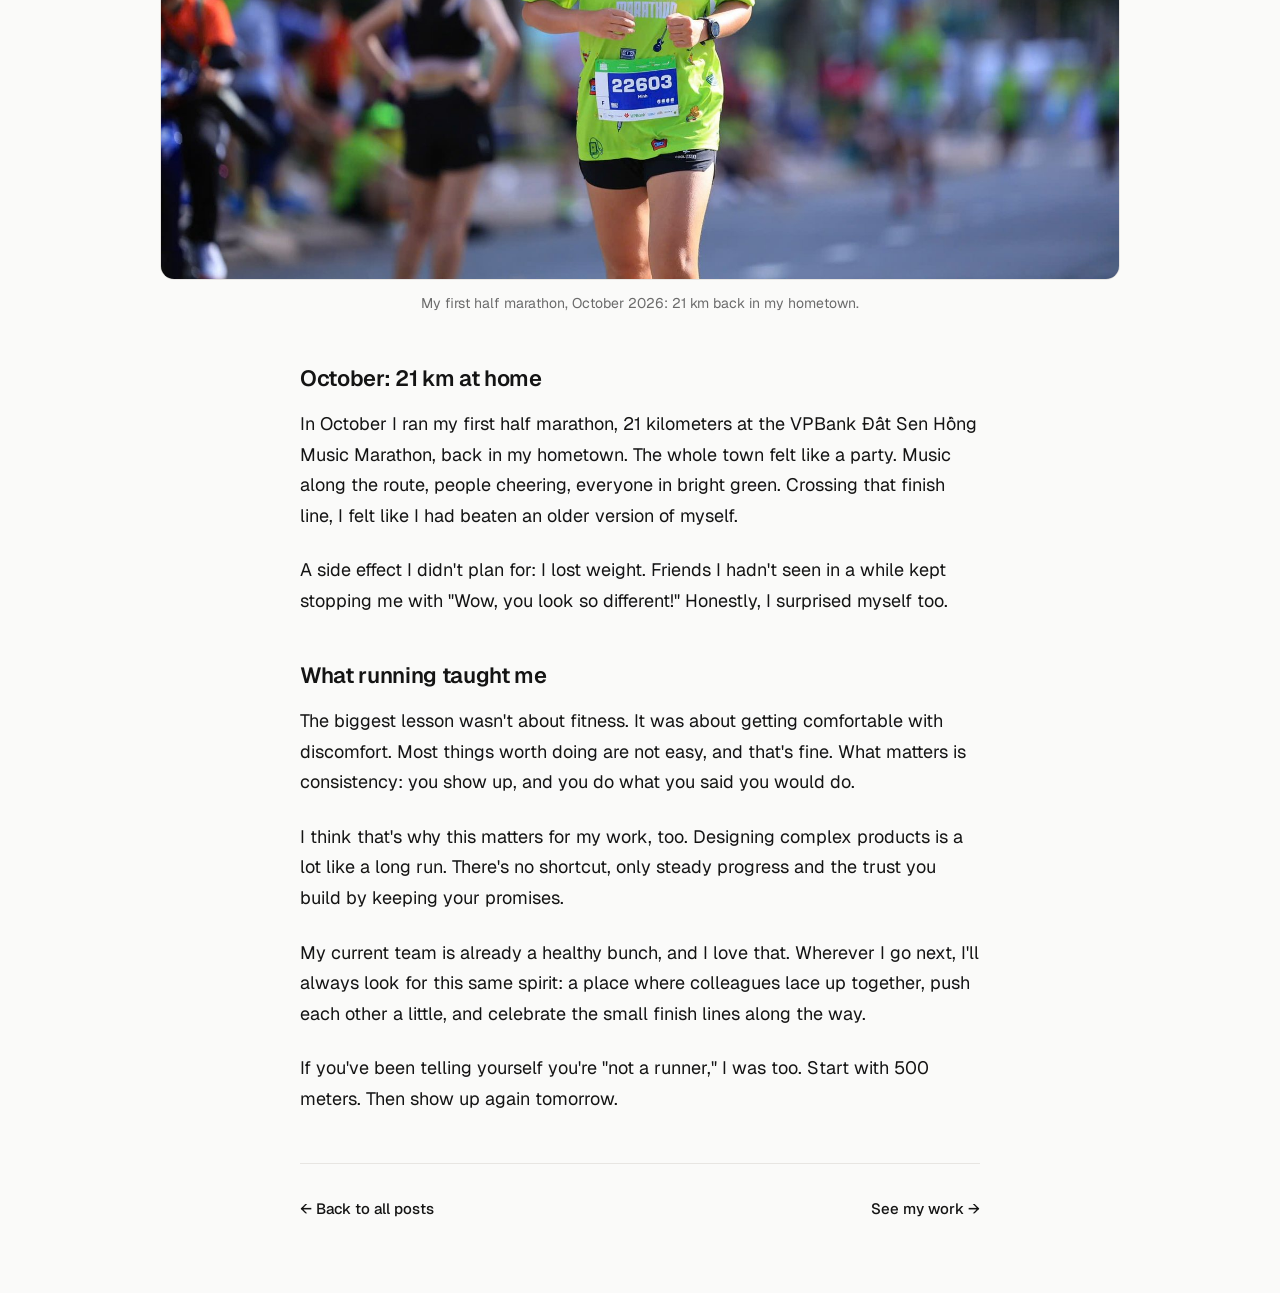
<file: blog/i-used-to-hate-running/index.html>
<!DOCTYPE html>
<html lang="en">
<head>
<meta charset="utf-8">
<meta name="viewport" content="width=device-width, initial-scale=1">
<title>I Used to Hate Running</title>
<link rel="icon" type="image/webp" href="https://framerusercontent.com/images/r7KOQmPMssjx5nrZ70GzcocD2E8.webp?width=64&amp;height=64">
<link rel="apple-touch-icon" href="https://framerusercontent.com/images/r7KOQmPMssjx5nrZ70GzcocD2E8.webp?width=180&amp;height=180">
<meta name="description" content="How someone who got winded after 500 meters ran her first half marathon in 2026, and what it taught her about discomfort and consistency.">
<link rel="preconnect" href="https://fonts.googleapis.com">
<link rel="preconnect" href="https://fonts.gstatic.com" crossorigin>
<link href="https://fonts.googleapis.com/css2?family=Geist:wght@400;500;600;700&family=Geist+Mono:wght@400;500&display=swap" rel="stylesheet">
<style>
:root{
  /* Same system as the landing page: single reading column, mono meta */
  --bg:#fafaf9;
  --surface:#ffffff;
  --ink:#141414;
  --muted:#6b6b6b;
  --line:#e7e5e2;
  --accent:#d0342c;
  --font-body:"Geist", "Segoe UI", system-ui, sans-serif;
  --font-mono:"Geist Mono", ui-monospace, "SFMono-Regular", monospace;
  color-scheme:light;
}
@media (prefers-color-scheme:dark){
  :root:not([data-theme="light"]){--bg:#111111;--surface:#191919;--ink:#f2f2f0;--muted:#9a9a96;--line:#2a2a28;--accent:#ff5a4f;color-scheme:dark}
}
:root[data-theme="dark"]{--bg:#111111;--surface:#191919;--ink:#f2f2f0;--muted:#9a9a96;--line:#2a2a28;--accent:#ff5a4f;color-scheme:dark}
*{box-sizing:border-box}
body{margin:0;background:var(--bg);color:var(--ink);font-family:var(--font-body);font-size:18px;line-height:1.7;-webkit-font-smoothing:antialiased}
a{color:inherit}
a:focus-visible{outline:2px solid var(--accent);outline-offset:3px;border-radius:4px}
img{max-width:100%;height:auto;display:block}
.col{width:min(680px,100% - 32px);margin-inline:auto}
.wide{width:min(960px,100% - 32px);margin-inline:auto}

.nav{border-bottom:1px solid var(--line)}
.nav .col{display:flex;align-items:center;justify-content:space-between;height:60px;font-size:14px}
.nav a{text-decoration:none;color:var(--muted)}
.nav a:hover{color:var(--ink)}
.nav .brand{color:var(--ink);font-weight:600}

header{padding:64px 0 36px}
.meta{font-family:var(--font-mono);font-size:12px;color:var(--muted);display:flex;gap:14px;flex-wrap:wrap;margin-bottom:18px}
.meta span{font-variant-numeric:tabular-nums}
h1{font-size:clamp(32px,5.4vw,50px);line-height:1.08;letter-spacing:-0.03em;font-weight:600;margin:0;text-wrap:balance}
h1 q{quotes:"\201C" "\201D"}
.dek{font-size:20px;color:var(--muted);margin:18px 0 0}

figure{margin:12px auto 44px}
figure img{border-radius:14px;border:1px solid var(--line)}
figcaption{font-size:14px;color:var(--muted);margin-top:12px;text-align:center}

article p{margin:0 0 24px;text-wrap:pretty}
article .lead::first-letter{font-size:3.1em;float:left;line-height:.9;font-weight:600;margin:6px 10px 0 0;color:var(--accent)}
article h2{font-size:22px;font-weight:600;letter-spacing:-0.015em;margin:40px 0 12px}
blockquote{margin:36px 0;padding:4px 0 4px 22px;border-left:3px solid var(--accent);font-size:22px;line-height:1.45;font-weight:500;letter-spacing:-0.01em}

.end{border-top:1px solid var(--line);margin-top:48px;padding:32px 0 72px;display:flex;justify-content:space-between;flex-wrap:wrap;gap:16px;font-size:15px}
.end a{text-decoration:none;font-weight:500}
.end a:hover{color:var(--accent)}
</style>
</head>
<body>

<nav class="nav" aria-label="Main">
  <div class="col">
    <a class="brand" href="../../">Minh (Nora) Nguyen</a>
    <a href="/blog/">← All posts</a>
  </div>
</nav>

<header class="col">
  <div class="meta"><span>Nov 10, 2026</span><span>4 min read</span><span>#running #mindset</span></div>
  <h1>I used to hate running. This year I ran 21 km.</h1>
  <p class="dek">What a year of showing up taught me about discomfort and consistency.</p>
</header>

<main>
  <article>
    <div class="col">
      <p class="lead">I have to be honest: I used to hate running. Five hundred meters in, I'd be out of breath and wondering why anyone does this for fun.</p>
      <p>2026 was a year of a lot of change. Work moved fast, AI was reshaping how we all do our jobs, and I wanted a challenge of my own. Something hard, but not devastating. Something that would push me without breaking me, and that would be good for my health. I already did yoga, so I decided to try the one thing I'd always avoided.</p>
      <p>Almost everyone around me was running, and I honestly didn't get it. It looked exhausting. My friends kept telling me the same two things: running teaches you a mindset, and the feeling after a run is the real reward. Fine, I thought. Let's see.</p>

      <h2>February: just start</h2>
      <p>One nice morning in February, I went for my first run. I was still exhausted. I still hated it. But somehow, once I had started, I couldn't stop.</p>
      <p>The next day that week I picked up my shoes and went again. My route to work passes Sala Park, which is beautiful in the early morning, and skipping it started to feel like a waste. It also helped that I had already told a friend I was going to run. Saying it out loud made it a promise.</p>
      <p>One week passed. Then a month. Then three. Around the second month I ran my first 5 km. Three months later, I ran 10.</p>

      <blockquote>Running didn't get easier. I just got better at staying with the hard part.</blockquote>
    </div>

    <figure class="wide">
      <img src="first-half-marathon.jpg" width="1800" height="1200" alt="Nora running in a bright green race shirt with bib number 22603 at the VPBank Dat Sen Hong Music Marathon">
      <figcaption>My first half marathon, October 2026: 21 km back in my hometown.</figcaption>
    </figure>

    <div class="col">
      <h2>October: 21 km at home</h2>
      <p>In October I ran my first half marathon, 21 kilometers at the VPBank Đất Sen Hồng Music Marathon, back in my hometown. The whole town felt like a party. Music along the route, people cheering, everyone in bright green. Crossing that finish line, I felt like I had beaten an older version of myself.</p>
      <p>A side effect I didn't plan for: I lost weight. Friends I hadn't seen in a while kept stopping me with "Wow, you look so different!" Honestly, I surprised myself too.</p>

      <h2>What running taught me</h2>
      <p>The biggest lesson wasn't about fitness. It was about getting comfortable with discomfort. Most things worth doing are not easy, and that's fine. What matters is consistency: you show up, and you do what you said you would do.</p>
      <p>I think that's why this matters for my work, too. Designing complex products is a lot like a long run. There's no shortcut, only steady progress and the trust you build by keeping your promises.</p>
      <p>My current team is already a healthy bunch, and I love that. Wherever I go next, I'll always look for this same spirit: a place where colleagues lace up together, push each other a little, and celebrate the small finish lines along the way.</p>
      <p>If you've been telling yourself you're "not a runner," I was too. Start with 500 meters. Then show up again tomorrow.</p>
    </div>
  </article>

  <div class="col end">
    <a href="/blog/">← Back to all posts</a>
    <a href="/">See my work →</a>
  </div>
</main>

</body>
</html>
</file>
<file: assets/site.css>
:root{
  /* Timeline feed: one narrow column, dates in a mono rail, big thumbnails */
  --bg:#fafaf9;
  --surface:transparent;
  --ink:#141414;
  --muted:#6b6b6b;
  --line:#e7e5e2;
  --accent:#d0342c;
  --font-body:"Geist", "Segoe UI", system-ui, sans-serif;
  --font-mono:"Geist Mono", ui-monospace, "SFMono-Regular", monospace;
  color-scheme:light;
}
@media (prefers-color-scheme:dark){
  :root:not([data-theme="light"]){--bg:#111111;--surface:transparent;--ink:#f2f2f0;--muted:#9a9a96;--line:#2a2a28;--accent:#ff5a4f;color-scheme:dark}
}
:root[data-theme="dark"]{--bg:#111111;--surface:transparent;--ink:#f2f2f0;--muted:#9a9a96;--line:#2a2a28;--accent:#ff5a4f;color-scheme:dark}

*{box-sizing:border-box}
body{margin:0;background:var(--bg);color:var(--ink);font-family:var(--font-body);font-size:16px;line-height:1.55;-webkit-font-smoothing:antialiased}
a{color:inherit;text-decoration:none}
a:focus-visible{outline:2px solid var(--accent);outline-offset:3px;border-radius:4px}
img{max-width:100%;display:block}
.col{width:min(720px,100% - 32px);margin-inline:auto}

/* Nav */
.nav{position:sticky;top:0;z-index:5;background:color-mix(in srgb,var(--bg) 85%,transparent);backdrop-filter:blur(10px);border-bottom:1px solid var(--line)}
.nav .col{display:flex;align-items:center;justify-content:space-between;gap:16px;height:60px}
.brand{font-weight:600;font-size:15px}
.links{display:flex;gap:4px;flex-wrap:wrap}
.links a{font-size:14px;color:var(--muted);padding:6px 10px;border-radius:999px}
.links a:hover{color:var(--ink);background:var(--surface)}
.links a.cta{color:var(--bg);background:var(--ink)}
.soon{font-family:var(--font-mono);font-size:10px;color:var(--muted);margin-left:4px}

/* Intro */
.intro{padding:72px 0 48px}
.avatar{width:72px;height:72px;border-radius:50%;background:radial-gradient(circle at 35% 35%,#ff7a6e,var(--accent) 55%,#5a0f0b);display:grid;place-items:center;color:#fff;font-weight:600;font-size:22px;margin-bottom:24px}
.intro h1{font-size:15px;font-weight:500;color:var(--muted);margin:0 0 10px}
.intro .tagline{font-size:clamp(30px,5vw,46px);line-height:1.08;font-weight:600;letter-spacing:-0.025em;margin:0;text-wrap:balance}
.intro .tagline em{font-style:normal;color:var(--accent)}
.contact{display:flex;flex-wrap:wrap;gap:10px;margin-top:28px}
.contact a{display:inline-flex;align-items:center;gap:8px;font-size:14px;border:1px solid var(--line);background:var(--surface);padding:8px 14px;border-radius:999px}
.contact a:hover{border-color:var(--ink)}

/* Feed */
.feed-head{display:flex;justify-content:space-between;align-items:baseline;border-top:1px solid var(--line);padding-top:20px;margin-bottom:8px}
.feed-head h2{font-size:14px;font-weight:600;margin:0}
.feed-head span{font-family:var(--font-mono);font-size:12px;color:var(--muted)}
.entry{display:grid;grid-template-columns:96px 1fr;gap:24px;padding:28px 0;border-bottom:1px solid var(--line)}
.date{font-family:var(--font-mono);font-size:12px;color:var(--muted);padding-top:3px;font-variant-numeric:tabular-nums}
.entry h3{font-size:19px;font-weight:600;letter-spacing:-0.01em;margin:0 0 6px;text-wrap:balance}
.entry .desc{color:var(--muted);font-size:15px;margin:0 0 16px}
.thumb{display:block;border-radius:14px;overflow:hidden;border:1px solid var(--line);background:var(--surface);aspect-ratio:16/9;transition:transform .25s ease}
.thumb img,.thumb video{display:block;width:100%;height:100%;object-fit:cover;object-position:center}
.thumb.fit{background:#fefdfc}
.thumb.fit img,.thumb.fit video{object-fit:contain}
a.thumb:hover{transform:translateY(-3px)}
.row{display:flex;flex-wrap:wrap;align-items:center;justify-content:space-between;gap:10px;margin-top:14px}
.tags{display:flex;flex-wrap:wrap;gap:6px}
.tags span{font-family:var(--font-mono);font-size:11.5px;color:var(--muted);background:var(--surface);border:1px solid var(--line);padding:3px 9px;border-radius:999px}
.go{font-size:14px;font-weight:500;display:inline-flex;align-items:center;gap:6px}
.go:hover{color:var(--accent)}
.go.off{color:var(--muted);font-weight:400}

/* Blogs */
.blogs{padding-top:56px}
.post{display:grid;grid-template-columns:96px 1fr;gap:24px;padding:28px 0;border-bottom:1px solid var(--line)}
.post-body{display:grid;grid-template-columns:1fr 200px;gap:24px;align-items:start}
.post h3{font-size:19px;font-weight:600;letter-spacing:-0.01em;margin:0 0 6px;text-wrap:balance}
.post img{width:200px;height:auto;aspect-ratio:3/2;object-fit:cover;border-radius:10px;border:1px solid var(--line);transition:transform .25s ease}
.post:hover img{transform:translateY(-3px)}
.post:hover .go{color:var(--accent)}
@media (max-width:560px){.post{grid-template-columns:1fr;gap:8px}.post-body{grid-template-columns:1fr}.post img{width:100%}}

/* About */
.about{padding:64px 0 24px}
.about h2{font-size:14px;font-weight:600;margin:0 0 12px}
.about p{font-size:18px;margin:0;max-width:60ch;text-wrap:pretty}

/* Footer */
footer{padding:48px 0 40px;margin-top:40px;border-top:1px solid var(--line);font-size:14px;color:var(--muted)}
footer .col{display:flex;flex-wrap:wrap;justify-content:space-between;gap:16px}
.status{display:inline-flex;align-items:center;gap:8px;color:var(--ink)}
.status i{width:8px;height:8px;border-radius:50%;background:#22a55a;box-shadow:0 0 0 4px color-mix(in srgb,#22a55a 20%,transparent)}
.flinks{display:flex;gap:16px}
.flinks a:hover{color:var(--ink)}

@media (max-width:560px){
  .links .hide-sm{display:none}
  .entry{grid-template-columns:1fr;gap:8px}
}
@media (prefers-reduced-motion:reduce){*{transition:none!important}}

/* Active nav item */
.links a[aria-current="page"]{color:var(--ink);background:var(--surface);box-shadow:inset 0 0 0 1px var(--line)}

/* Page header (Blogs, About) */
.page-head{padding:64px 0 32px}
.page-head .eyebrow{font-family:var(--font-mono);font-size:12px;color:var(--muted);margin:0 0 12px}
.page-head h1{font-size:clamp(32px,5vw,46px);line-height:1.08;font-weight:600;letter-spacing:-0.025em;margin:0;text-wrap:balance}

/* About page */
.about-photo{margin:0 0 40px}
.about-photo img{width:100%;height:auto;border-radius:16px;border:1px solid var(--line)}
.about-photo figcaption{font-size:13px;color:var(--muted);margin-top:10px}
.about-body p{font-size:19px;line-height:1.7;margin:0 0 22px;max-width:62ch;text-wrap:pretty}
.about-body .lead{font-size:clamp(22px,3vw,26px);line-height:1.45;font-weight:500;letter-spacing:-0.01em}
.domains{display:flex;flex-wrap:wrap;gap:8px;margin:8px 0 0}
.domains span{font-family:var(--font-mono);font-size:12px;border:1px solid var(--line);background:var(--surface);padding:5px 12px;border-radius:999px}

/* Secondary: compact work list on Blogs/About */
.more{margin-top:72px}
.mini{list-style:none;margin:0;padding:0}
.mini li{border-bottom:1px solid var(--line)}
.mini a,.mini .nolink{display:grid;grid-template-columns:96px 1fr auto;gap:24px;align-items:center;padding:14px 0;font-size:15px}
.mini .d{font-family:var(--font-mono);font-size:12px;color:var(--muted)}
.mini .arrow{color:var(--muted);font-size:14px}
.mini a:hover .t{color:var(--accent)}
@media (max-width:560px){.mini a,.mini .nolink{grid-template-columns:1fr auto;gap:12px}.mini .d{display:none}}

/* Design Shots: wide 2-column masonry, images at natural ratio */
.wide-col{width:min(1180px,100% - 32px);margin-inline:auto}
.shots{display:grid;grid-template-columns:1fr 1fr;gap:18px;align-items:start;padding-bottom:24px}
.shot{display:block;border-radius:16px;overflow:hidden;border:1px solid var(--line);background:var(--surface);position:relative}
.shot img,.shot video{display:block;width:100%;height:auto;transition:transform .35s ease}
a.shot:hover img,a.shot:hover video{transform:scale(1.015)}
.shot .label{position:absolute;left:12px;bottom:12px;font-size:13px;font-weight:500;background:rgba(20,20,20,.78);color:#fff;padding:6px 12px;border-radius:999px;opacity:0;transform:translateY(4px);transition:opacity .2s ease,transform .2s ease}
.shot:hover .label,.shot:focus-visible .label{opacity:1;transform:none}
@media (max-width:640px){.shots{grid-template-columns:1fr}}
.wide-col .shots{padding-top:32px}

/* Avatar photo */
.avatar.photo{background:none;overflow:hidden;border:1px solid var(--line)}
.avatar.photo img{width:100%;height:100%;object-fit:cover}

/* Case study pages */
.back{display:inline-flex;align-items:center;gap:6px;font-size:14px;color:var(--muted);margin-top:28px;padding:6px 12px 6px 10px;border:1px solid var(--line);border-radius:999px;background:var(--surface)}
.back:hover{color:var(--ink);border-color:var(--ink)}
.cs-wide{width:min(1040px,100% - 32px);margin-inline:auto}
.cs-head{padding:28px 0 32px}
.cs-head .lede{font-size:19px;color:var(--muted);margin:18px 0 0;max-width:60ch}
.cs-meta{display:grid;grid-template-columns:repeat(4,minmax(0,1fr));gap:20px;margin:32px 0 0;padding:20px 0 0;border-top:1px solid var(--line)}
.cs-meta dt{font-family:var(--font-mono);font-size:11px;color:var(--muted);text-transform:uppercase;letter-spacing:.06em;margin-bottom:4px}
.cs-meta dd{margin:0;font-size:14px;line-height:1.45}
.cs-cover{border-radius:16px;overflow:hidden;border:1px solid var(--line);margin:8px auto 0}
.cs-cover img{width:100%;height:auto}
.cs-sec{padding:72px 0 0}
.cs-sec .num{font-family:var(--font-mono);font-size:12px;color:var(--muted);margin-bottom:10px}
.cs-sec h2{font-size:clamp(24px,3.4vw,32px);line-height:1.15;font-weight:600;letter-spacing:-0.02em;margin:0 0 12px;text-wrap:balance}
.cs-sec p{color:var(--muted);font-size:16.5px;margin:0 0 12px;max-width:62ch}
.chips{display:flex;flex-wrap:wrap;gap:6px;margin-top:16px}
.chips span{font-family:var(--font-mono);font-size:11.5px;color:var(--muted);background:var(--surface);border:1px solid var(--line);padding:3px 9px;border-radius:999px}
.cs-cards{display:grid;grid-template-columns:repeat(3,minmax(0,1fr));gap:14px;margin-top:24px}
.cs-card{background:var(--surface);border:1px solid var(--line);border-radius:14px;padding:20px}
.cs-card .k{font-family:var(--font-mono);font-size:11px;color:var(--accent);margin-bottom:10px}
.cs-card h3{font-size:16px;font-weight:600;margin:0 0 6px}
.cs-card p{font-size:14.5px;margin:0}
.cs-fig{margin:28px auto 0}
.cs-fig .frame{border-radius:14px;overflow:hidden;border:1px solid var(--line);background:var(--surface);padding:clamp(10px,2.4vw,24px)}
.cs-fig img{width:100%;height:auto;border-radius:8px}
.cs-fig figcaption{font-size:13.5px;color:var(--muted);margin-top:10px}
.cs-fig figcaption b{color:var(--ink);font-weight:600;margin-right:6px}
.cs-feature{display:grid;grid-template-columns:260px 1fr;gap:32px;align-items:start;margin-top:40px}
.cs-feature h3{font-size:17px;font-weight:600;margin:0 0 6px}
.cs-feature p{font-size:15px}
.cs-feature ul{margin:8px 0 0;padding-left:18px;color:var(--muted);font-size:14px}
.cs-feature .cs-fig{margin:0}
.cs-out{display:grid;grid-template-columns:repeat(3,minmax(0,1fr));gap:20px;margin-top:24px}
.cs-out div{border-top:2px solid var(--ink);padding-top:14px}
.cs-out h3{font-size:16px;font-weight:600;margin:0 0 6px}
.cs-out p{font-size:14.5px;margin:0}
.cs-end{display:flex;justify-content:space-between;flex-wrap:wrap;gap:12px;margin-top:72px;padding-top:24px;border-top:1px solid var(--line);font-size:15px;font-weight:500}
.cs-end a:hover{color:var(--accent)}
@media (max-width:760px){
  .cs-meta{grid-template-columns:repeat(2,minmax(0,1fr))}
  .cs-cards,.cs-out{grid-template-columns:1fr}
  .cs-feature{grid-template-columns:1fr;gap:12px}
}
.cs-grid2{display:grid;grid-template-columns:1fr 1fr;gap:16px;margin-top:28px}
.cs-grid2 .cs-fig{margin:0}
.cs-split{display:grid;grid-template-columns:1fr 1fr;gap:14px;margin-top:24px}
.cs-split .cs-card ul{margin:10px 0 0;padding-left:18px;color:var(--muted);font-size:14px}
.cs-split .cs-card li{margin-bottom:4px}
.cs-quote{margin:28px 0 0;padding:4px 0 4px 18px;border-left:3px solid var(--accent);font-size:19px;line-height:1.45;font-weight:500;letter-spacing:-0.01em;color:var(--ink);max-width:56ch}
@media (max-width:760px){.cs-grid2,.cs-split{grid-template-columns:1fr}}

/* Case study: two-level IA cards, 2-up figure grid */
.cs-ia{display:grid;grid-template-columns:1fr 1fr;gap:14px;margin-top:24px}
.cs-ia .lvl{background:var(--surface);border:1px solid var(--line);border-radius:14px;padding:20px}
.cs-ia .where{font-family:var(--font-mono);font-size:11px;color:var(--accent);margin-bottom:8px}
.cs-ia h3{font-size:17px;font-weight:600;margin:0 0 4px}
.cs-ia .who{font-size:14px;color:var(--muted);margin:0 0 12px}
.cs-ia ul{margin:0;padding:0;list-style:none;font-size:14.5px}
.cs-ia li{padding:7px 0;border-top:1px solid var(--line)}
.cs-ia li span{color:var(--muted)}
.cs-grid2{display:grid;grid-template-columns:1fr 1fr;gap:16px;margin-top:28px;align-items:start}
.cs-grid2 .cs-fig{margin:0}
.cs-pull{margin:28px 0 0;padding:4px 0 4px 18px;border-left:3px solid var(--accent);font-size:19px;line-height:1.45;font-weight:500;color:var(--ink);max-width:56ch}
@media (max-width:760px){.cs-ia,.cs-grid2{grid-template-columns:1fr}}

/* Mobile menu */
.burger{display:none;width:40px;height:40px;border-radius:999px;border:1px solid var(--line);background:var(--surface);align-items:center;justify-content:center;flex-direction:column;gap:5px;cursor:pointer;padding:0}
.burger span{display:block;width:16px;height:1.5px;background:var(--ink);transition:transform .2s ease,opacity .2s ease}
.nav.open .burger span:nth-child(1){transform:translateY(3.25px) rotate(45deg)}
.nav.open .burger span:nth-child(2){transform:translateY(-3.25px) rotate(-45deg)}
.burger:focus-visible{outline:2px solid var(--accent);outline-offset:2px}
@media (max-width:640px){
  .nav .col{position:relative}
  .burger{display:inline-flex}
  .links{display:none;position:absolute;top:calc(100% + 1px);left:-16px;right:-16px;flex-direction:column;gap:2px;padding:10px 16px 16px;background:var(--bg);border-bottom:1px solid var(--line);box-shadow:0 18px 30px -18px rgba(0,0,0,.25)}
  .nav.open .links{display:flex}
  .links a{font-size:17px;padding:12px 12px;border-radius:12px}
  .links a.cta{margin-top:6px;text-align:center}
  .links .hide-sm{display:block}
}

/* Hero: contact buttons with icons + "daily friends" marquee */
.contact a svg{width:16px;height:16px;flex:none}
.friends{margin-top:28px;display:flex;align-items:center;gap:14px;border-top:1px solid var(--line);border-bottom:1px solid var(--line);padding:12px 0;overflow:hidden}
.friends .lbl{font-family:var(--font-mono);font-size:11px;letter-spacing:.06em;text-transform:uppercase;color:var(--muted);white-space:nowrap;flex:none}
.marquee{flex:1;overflow:hidden;-webkit-mask-image:linear-gradient(90deg,transparent,#000 8%,#000 92%,transparent);mask-image:linear-gradient(90deg,transparent,#000 8%,#000 92%,transparent)}
.track{display:flex;align-items:center;gap:28px;padding-right:28px;width:max-content;animation:slide 28s linear infinite}
.marquee:hover .track{animation-play-state:paused}
.track>*{flex:none;display:inline-flex;align-items:center;gap:8px;font-size:13.5px;white-space:nowrap}
.tool{border:1px solid var(--line);background:var(--surface);border-radius:999px;padding:4px 12px 4px 4px;line-height:1}
.tool img{width:22px;height:22px;border-radius:6px}
.tool .mono{width:22px;height:22px;border-radius:6px;background:var(--ink);color:var(--bg);font-size:11px;font-weight:600;display:grid;place-items:center}
.slogan{font-weight:500;color:var(--ink);padding:4px;line-height:1}
.slogan i{font-style:normal;color:var(--accent)}
@keyframes slide{from{transform:translateX(0)}to{transform:translateX(-50%)}}
@media (prefers-reduced-motion:reduce){.track{animation:none}}
@media (max-width:560px){.friends{flex-direction:column;align-items:flex-start;gap:8px}.marquee{width:100%}}

.track .logo{height:24px;width:auto;display:block}
.track .slogan{padding:0}
.track .grp{display:inline-flex;align-items:center;gap:14px}
.track .dot{width:5px;height:5px;border-radius:50%;background:var(--muted);opacity:.6}
@media (prefers-color-scheme:dark){:root:not([data-theme="light"]) .track .grp img[src*="github"],:root:not([data-theme="light"]) .track .grp img[src*="guitar"],:root:not([data-theme="light"]) .track .grp img[src*="running"],:root:not([data-theme="light"]) .track .grp img[src*="hiking"]{filter:invert(1)}}
:root[data-theme="dark"] .track .grp img[src*="github"],:root[data-theme="dark"] .track .grp img[src*="guitar"],:root[data-theme="dark"] .track .grp img[src*="running"],:root[data-theme="dark"] .track .grp img[src*="hiking"]{filter:invert(1)}
/* Transparent components: keep hover feedback without a white fill */
.links a:hover,.contact a:hover,.rs-btns a:not(.pri):hover{background:color-mix(in srgb,var(--ink) 5%,transparent)}
.links a[aria-current="page"]{background:transparent}
@media (max-width:640px){.links{background:var(--bg)}}
</file>
